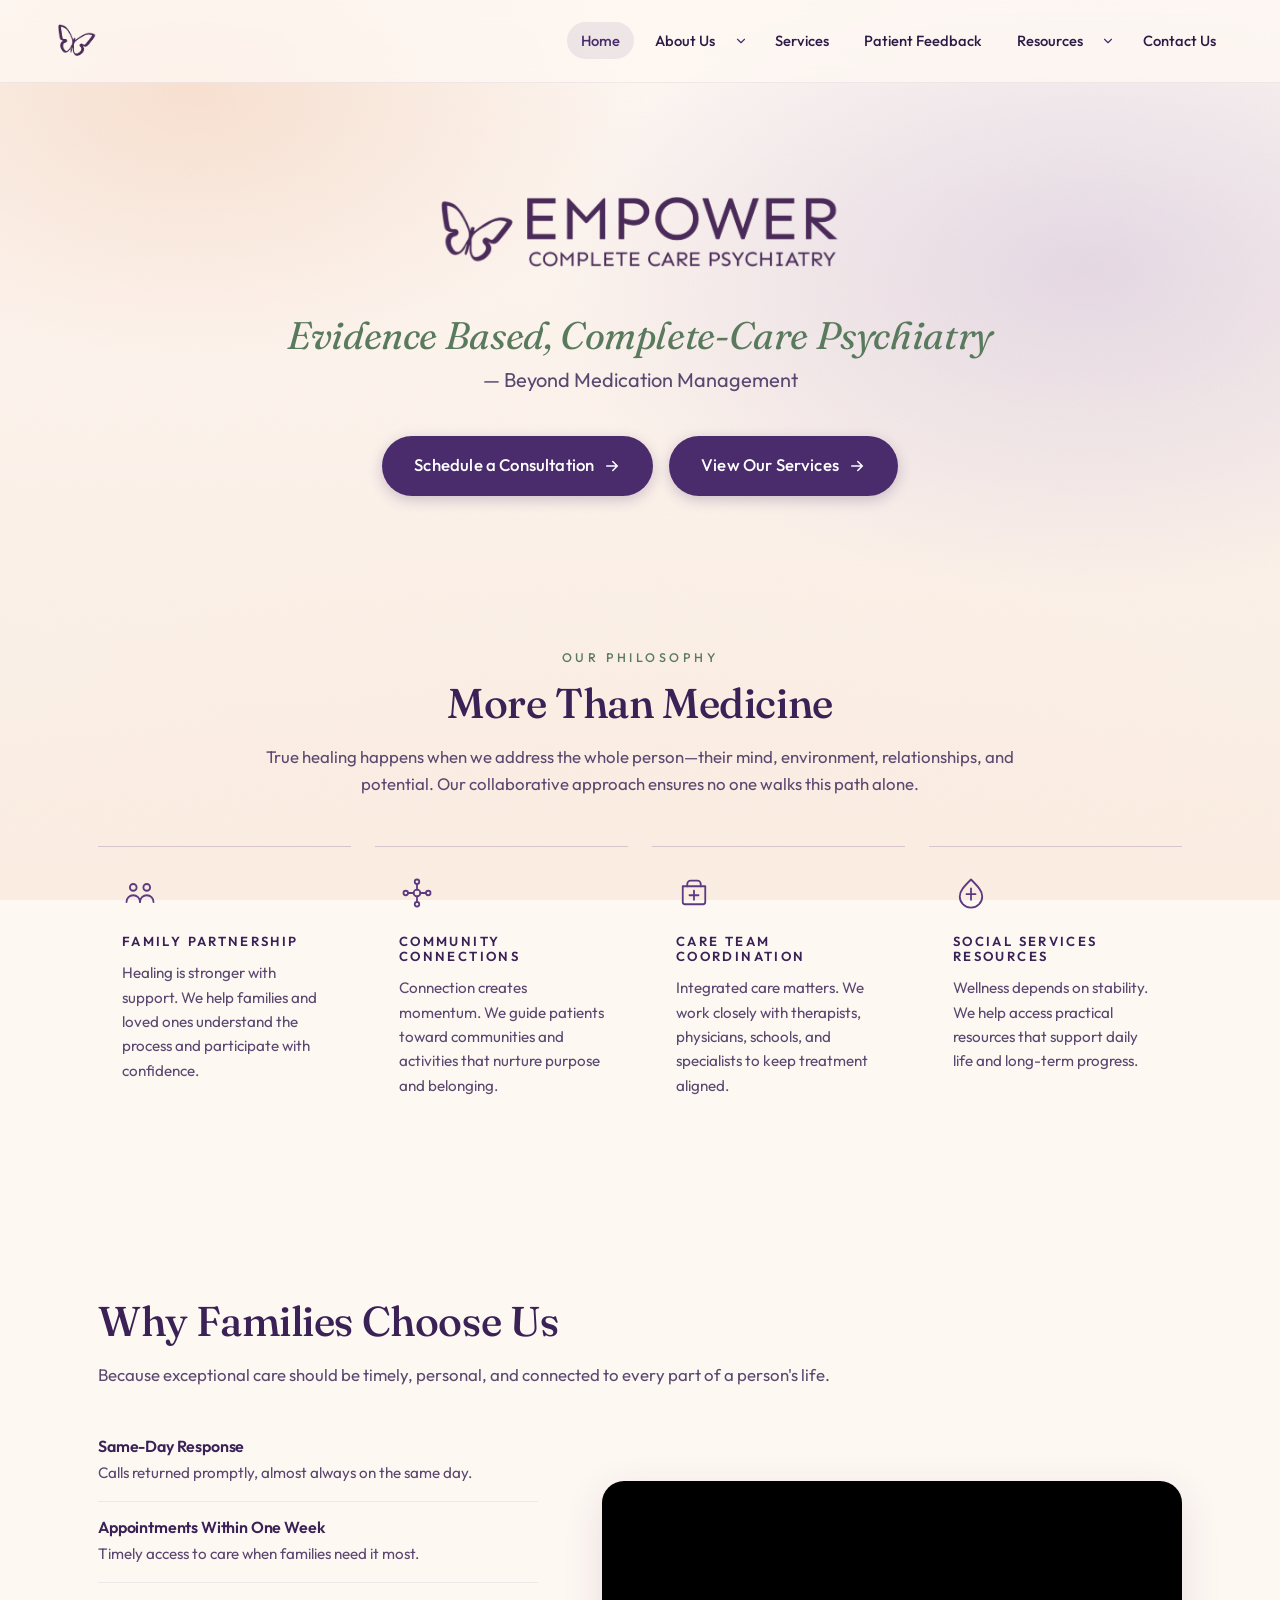
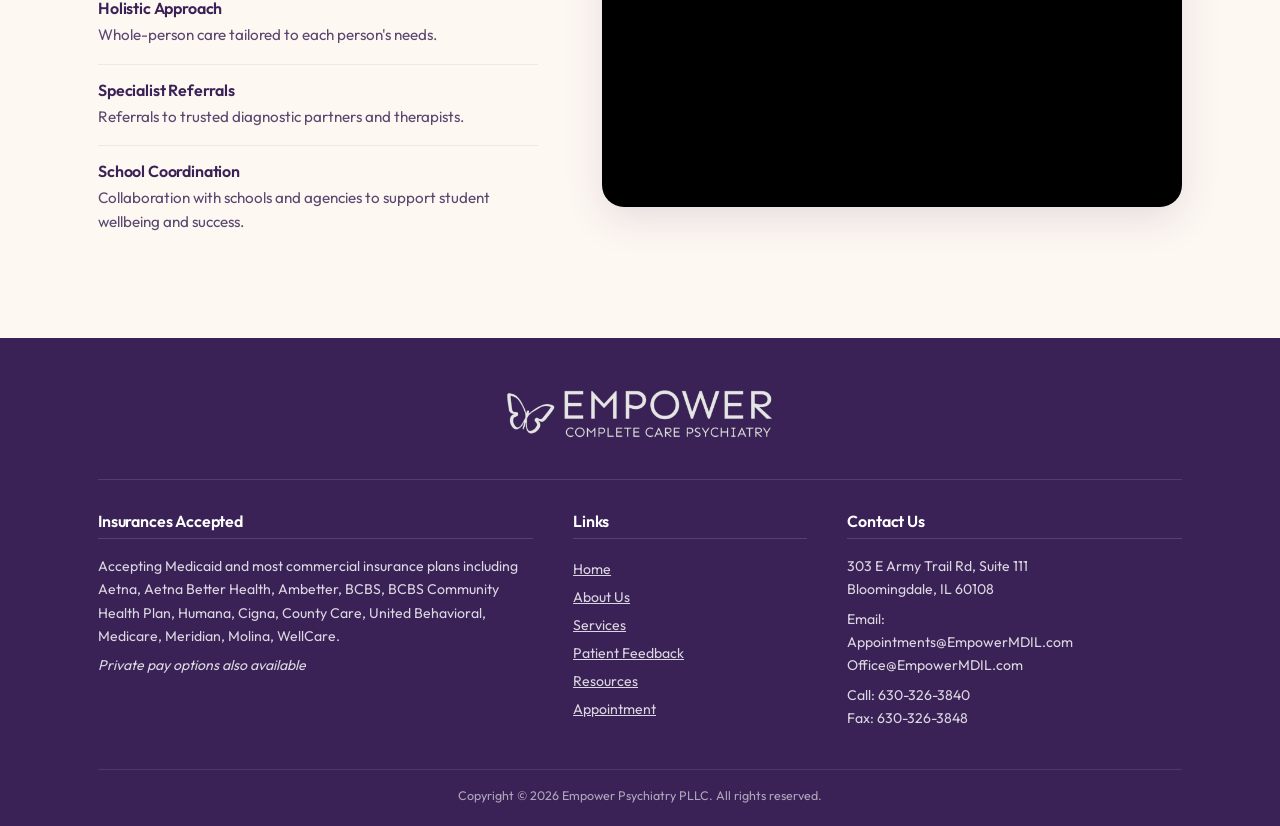
<file: index.html>
<!DOCTYPE html>
<html lang="en">
<head>
  <meta charset="UTF-8" />
  <meta name="viewport" content="width=device-width, initial-scale=1.0" />
  <title>Empower Complete Care Psychiatry — Bloomingdale, IL</title>
  <meta name="description" content="Evidence-based, complete-care psychiatry in Bloomingdale, IL. Beyond medication management. Same-day response, appointments within one week." />
  <link rel="icon" type="image/svg+xml" href="assets/images/favicon.svg" />
  <link rel="preconnect" href="https://fonts.googleapis.com" />
  <link rel="preconnect" href="https://fonts.gstatic.com" crossorigin />
  <link href="https://fonts.googleapis.com/css2?family=Fraunces:ital,wght@0,400;0,500;0,600;1,400&family=Outfit:wght@300;400;500;600&display=swap" rel="stylesheet" />
  <link rel="stylesheet" href="assets/css/styles.css" />

  <!-- GEO -->
  <script type="application/ld+json">
  {
    "@context": "https://schema.org",
    "@type": "MedicalBusiness",
    "@id": "https://empowerpsychiatryil.com/#practice",
    "name": "Empower Psychiatry",
    "legalName": "Empower Psychiatry PLLC",
    "alternateName": "Empower Psychiatry",
    "url": "https://empowerpsychiatryil.com",
    "logo": "https://empowerpsychiatryil.com/assets/images/full_logo.png",
    "image": "https://empowerpsychiatryil.com/assets/images/full_logo.png",
    "description": "Evidence-based, complete-care psychiatry practice in Bloomingdale, IL serving the Chicagoland area. Beyond medication management — comprehensive psychiatric evaluations, family guidance, and coordinated care for adults, adolescents, and children.",
    "medicalSpecialty": ["Psychiatric", "Psychiatry"],
    "telephone": "+1-630-326-3840",
    "faxNumber": "+1-630-326-3848",
    "email": "Appointments@EmpowerMDIL.com",
    "priceRange": "$$",
    "address": {
      "@type": "PostalAddress",
      "streetAddress": "303 E Army Trail Rd, Suite 111",
      "addressLocality": "Bloomingdale",
      "addressRegion": "IL",
      "postalCode": "60108",
      "addressCountry": "US"
    },
    "areaServed": [
      { "@type": "City", "name": "Bloomingdale" },
      { "@type": "City", "name": "Chicago" },
      { "@type": "AdministrativeArea", "name": "Chicagoland" },
      { "@type": "State", "name": "Illinois" }
    ],
    "openingHoursSpecification": [
      {
        "@type": "OpeningHoursSpecification",
        "dayOfWeek": "Tuesday",
        "opens": "15:00",
        "closes": "18:00",
        "description": "In-person appointments"
      },
      {
        "@type": "OpeningHoursSpecification",
        "dayOfWeek": "Friday",
        "opens": "13:00",
        "closes": "18:00",
        "description": "In-person appointments"
      },
      {
        "@type": "OpeningHoursSpecification",
        "dayOfWeek": "Saturday",
        "opens": "10:00",
        "closes": "18:00",
        "description": "In-person appointments"
      },
      {
        "@type": "OpeningHoursSpecification",
        "dayOfWeek": ["Monday", "Tuesday", "Wednesday", "Thursday", "Friday"],
        "opens": "15:30",
        "closes": "18:00",
        "description": "Telepsychiatry appointments"
      }
    ],
    "availableService": [
      {
        "@type": "MedicalProcedure",
        "name": "Comprehensive Psychiatric Evaluations",
        "procedureType": "https://schema.org/DiagnosticProcedure"
      },
      {
        "@type": "MedicalProcedure",
        "name": "Medication Management",
        "procedureType": "https://schema.org/TherapeuticProcedure"
      },
      {
        "@type": "MedicalProcedure",
        "name": "Family Guidance and Parent Coaching",
        "procedureType": "https://schema.org/TherapeuticProcedure"
      },
      {
        "@type": "MedicalProcedure",
        "name": "Care Coordination with Schools and Therapists",
        "procedureType": "https://schema.org/TherapeuticProcedure"
      },
      {
        "@type": "MedicalTherapy",
        "name": "Telepsychiatry"
      }
    ],
    "healthPlanNetworkTier": "in-network",
    "isAcceptingNewPatients": true,
    "paymentAccepted": ["Insurance", "Private Pay", "Medicaid", "Medicare"],
    "currenciesAccepted": "USD",
    "potentialAction": {
      "@type": "ReserveAction",
      "target": "https://empowerpsychiatryil.clientsecure.me",
      "name": "Book Appointment"
    },
    "sameAs": [
      "https://www.healthgrades.com/physician/dr-tanvir-mushtaq-xylmjdh"
    ]
  }
  </script>

  <script type="application/ld+json">
  {
    "@context": "https://schema.org",
    "@type": "WebSite",
    "@id": "https://empowerpsychiatryil.com/#website",
    "url": "https://empowerpsychiatryil.com",
    "name": "Empower Psychiatry",
    "publisher": { "@id": "https://empowerpsychiatryil.com/#practice" },
    "inLanguage": "en-US"
  }
  </script>

</head>
<body>
  <div class="page-bg" aria-hidden="true"></div>

  <!-- NAV -->
  <header class="site-nav">
    <div class="container nav-inner">

      <a href="index.html" class="nav-brand" aria-label="Empower Psychiatry Home">
        <img
          src="assets/images/logo.png"
          alt="Empower Psychiatry Logo"
          class="logo-mark"
        >
      </a>

      <button class="nav-toggle" aria-label="Toggle menu" aria-expanded="false">
        <svg viewBox="0 0 24 24" fill="none" stroke-width="2" stroke-linecap="round">
          <line x1="3" y1="7" x2="21" y2="7" />
          <line x1="3" y1="12" x2="21" y2="12" />
          <line x1="3" y1="17" x2="21" y2="17" />
        </svg>
      </button>

      <nav>
        <ul class="nav-links">
          <li><a href="index.html" class="active">Home</a></li>
          <li class = "nav-dropdown">
            <div class="nav-dropdown-trigger">

              <a href="about.html">
                About Us
              </a>

              <button
                class="dropdown-toggle"
                aria-expanded="false"
                aria-label="Expand About Us"
                type="button">

                <svg
                  viewBox="0 0 24 24"
                  fill="none"
                  stroke-width="2"
                  stroke-linecap="round"
                  stroke-linejoin="round">

                  <polyline points="6 9 12 15 18 9"></polyline>

                </svg>

              </button>

            </div>
            <ul class="dropdown-menu">

              <li>
                <a href="/blog.html">
                  Blog
                </a>
              </li>
            </ul>
          </li>
          <li><a href="services.html">Services</a></li>
          <li><a href="feedback.html">Patient Feedback</a></li>
          <li class="nav-dropdown">
            <div class="nav-dropdown-trigger">

              <a href="resources.html">
                Resources
              </a>

              <button
                class="dropdown-toggle"
                aria-expanded="false"
                aria-label="Expand Resources menu"
                type="button">

                <svg
                  viewBox="0 0 24 24"
                  fill="none"
                  stroke-width="2"
                  stroke-linecap="round"
                  stroke-linejoin="round">

                  <polyline points="6 9 12 15 18 9"></polyline>

                </svg>

              </button>

            </div>

            <ul class="dropdown-menu">

              <li>
                <a href="resources/anxiety-resources.html">
                  Anxiety Disorders
                </a>
              </li>

              <li>
                <a href="resources/depression-resources.html">
                  Depression & Bipolar
                </a>
              </li>

              <li>
                <a href="resources/adhd-resources.html">
                  ADHD
                </a>
              </li>

              <li>
                <a href="resources/ocd-ptsd-resources.html">
                  OCD & PTSD
                </a>
              </li>

              <li>
                <a href="resources/autism-resources.html">
                  Autism Spectrum
                </a>
              </li>

              <li>
                <a href="resources/child-family-resources.html">
                  Child & Family
                </a>
              </li>

              <li>
                <a href="resources/dementia-resources.html">
                  Dementia & Cognitive Health
                </a>
              </li>

            </ul>

          </li>
          <li><a href="contact.html">Contact Us</a></li>
        </ul>
      </nav>

    </div>
  </header>

  <main>
    <!-- ===== HERO ===== -->
    <section class="hero container">

      <div class="hero-logo">
        <img src="assets/images/full_logo.png"
            alt="Empower Complete Care Psychiatry Logo"
            class="hero-logo-image">
      </div>

      <h1 class="hero-headline">Evidence Based, Complete-Care Psychiatry</h1>
      <p class="hero-sub">— Beyond Medication Management</p>

      <div class="hero-cta">
        <a href="contact.html" class="btn btn-lg">
          Schedule a Consultation
          <svg class="arrow" viewBox="0 0 24 24" fill="none" stroke="currentColor" stroke-width="2" stroke-linecap="round"><path d="M5 12h14M13 6l6 6-6 6"/></svg>
        </a>
        <a href="services.html" class="btn btn-lg">
          View Our Services
          <svg class="arrow" viewBox="0 0 24 24" fill="none" stroke="currentColor" stroke-width="2" stroke-linecap="round"><path d="M5 12h14M13 6l6 6-6 6"/></svg>
        </a>
      </div>
    </section>

    <!-- ===== PHILOSOPHY / PILLARS ===== -->
    <section class="section">
      <div class="container">
        <div class="section-header reveal">
          <div class="section-eyebrow">Our Philosophy</div>
          <h2 class="section-title">More Than Medicine</h2>
          <p class="section-desc">True healing happens when we address the whole person—their mind, environment, relationships, and potential. Our collaborative approach ensures no one walks this path alone.</p>
        </div>

        <div class="pillars">
          <article class="pillar reveal">
            <svg class="pillar-icon" viewBox="0 0 32 32" fill="none" stroke="currentColor" stroke-width="1.6" stroke-linecap="round" stroke-linejoin="round" aria-hidden="true">
              <circle cx="10" cy="11" r="3"/><circle cx="22" cy="11" r="3"/>
              <path d="M4 24c0-3.3 2.7-6 6-6s6 2.7 6 6"/><path d="M16 24c0-3.3 2.7-6 6-6s6 2.7 6 6"/>
            </svg>
            <h3>Family Partnership</h3>
            <p>Healing is stronger with support. We help families and loved ones understand the process and participate with confidence.</p>
          </article>

          <article class="pillar reveal">
            <svg class="pillar-icon" viewBox="0 0 32 32" fill="none" stroke="currentColor" stroke-width="1.6" stroke-linecap="round" stroke-linejoin="round" aria-hidden="true">
              <circle cx="16" cy="16" r="3"/>
              <circle cx="16" cy="6" r="2"/><circle cx="16" cy="26" r="2"/>
              <circle cx="6" cy="16" r="2"/><circle cx="26" cy="16" r="2"/>
              <line x1="16" y1="8" x2="16" y2="13"/><line x1="16" y1="19" x2="16" y2="24"/>
              <line x1="8" y1="16" x2="13" y2="16"/><line x1="19" y1="16" x2="24" y2="16"/>
            </svg>
            <h3>Community Connections</h3>
            <p>Connection creates momentum. We guide patients toward communities and activities that nurture purpose and belonging.</p>
          </article>

          <article class="pillar reveal">
            <svg class="pillar-icon" viewBox="0 0 32 32" fill="none" stroke="currentColor" stroke-width="1.6" stroke-linecap="round" stroke-linejoin="round" aria-hidden="true">
              <path d="M6 10h20v14a2 2 0 0 1-2 2H8a2 2 0 0 1-2-2V10z"/>
              <path d="M10 10V8a3 3 0 0 1 3-3h6a3 3 0 0 1 3 3v2"/>
              <line x1="16" y1="14" x2="16" y2="22"/><line x1="12" y1="18" x2="20" y2="18"/>
            </svg>
            <h3>Care Team Coordination</h3>
            <p>Integrated care matters. We work closely with therapists, physicians, schools, and specialists to keep treatment aligned.</p>
          </article>

          <article class="pillar reveal">
            <svg class="pillar-icon" viewBox="0 0 32 32" fill="none" stroke="currentColor" stroke-width="1.6" stroke-linecap="round" stroke-linejoin="round" aria-hidden="true">
              <path d="M16 4 C 10 10, 6 14, 6 19 a 10 10 0 0 0 20 0 C 26 14, 22 10, 16 4z"/>
              <path d="M16 12v10"/><path d="M12 17h8"/>
            </svg>
            <h3>Social Services Resources</h3>
            <p>Wellness depends on stability. We help access practical resources that support daily life and long-term progress.</p>
          </article>
        </div>
      </div>
    </section>

    <!-- ===== WHY CHOOSE US ===== -->
    <section class="section">
    <div class="container">

        <div class="section-header reveal" style="text-align:left; max-width:none;">
        <h2 class="section-title" style="text-align:left;">
            Why Families Choose Us
        </h2>

        <p class="section-desc" style="text-align:left;">
            Because exceptional care should be timely, personal, and connected to every part of a person's life.
        </p>
        </div>

        <div class="why-layout">

        <!-- Left Content -->
        <div class="why-content reveal">

            <div class="why-simple-item">
            <h4>Same-Day Response</h4>
            <p>Calls returned promptly, almost always on the same day.</p>
            </div>

            <div class="why-simple-item">
            <h4>Appointments Within One Week</h4>
            <p>Timely access to care when families need it most.</p>
            </div>

            <div class="why-simple-item">
            <h4>Holistic Approach</h4>
            <p>Whole-person care tailored to each person's needs.</p>
            </div>

            <div class="why-simple-item">
            <h4>Specialist Referrals</h4>
            <p>Referrals to trusted diagnostic partners and therapists.</p>
            </div>

            <div class="why-simple-item">
            <h4>School Coordination</h4>
            <p>Collaboration with schools and agencies to support student wellbeing and success.</p>
            </div>

        </div>

        <!-- Right Video -->
        <div class="why-video reveal">
            <iframe
                src="https://www.youtube.com/embed/trVto0Mnadc?rel=0"
                title="Empower Psychiatry Introduction Video"
                loading="lazy"
                referrerpolicy="strict-origin-when-cross-origin"
                allow="accelerometer; autoplay; clipboard-write; encrypted-media; gyroscope; picture-in-picture; web-share"
                allowfullscreen>
            </iframe>
        </div>

        </div>
    </div>
    </section>

  </main>

  <!-- ===== FOOTER ===== -->
  <footer class="site-footer">
    <div class="container">
      <div class="footer-brand">
        <img src="assets/images/full_logo_white.png" alt="Empower Care Psychiatry Logo" class="mark">
      </div>

      <div class="footer-cols">
        <div class="footer-col">
          <h4>Insurances Accepted</h4>
          <p>Accepting Medicaid and most commercial insurance plans including Aetna, Aetna Better Health, Ambetter, BCBS, BCBS Community Health Plan, Humana, Cigna, County Care, United Behavioral, Medicare, Meridian, Molina, WellCare.</p>
          <p><em>Private pay options also available</em></p>
        </div>
        <div class="footer-col">
          <h4>Links</h4>
          <ul style="text-decoration: underline;">
            <li><a href="index.html">Home</a></li>
            <li><a href="about.html">About Us</a></li>
            <li><a href="services.html">Services</a></li>
            <li><a href="feedback.html">Patient Feedback</a></li>
            <li><a href="resources.html">Resources</a></li>
            <li><a href="contact.html">Appointment</a></li>
          </ul>
        </div>
        <div class="footer-col">
          <h4>Contact Us</h4>
          <p>303 E Army Trail Rd, Suite 111<br>Bloomingdale, IL 60108</p>
          <p>
            Email:<br>
            <a href="mailto:Appointments@EmpowerMDIL.com">Appointments@EmpowerMDIL.com</a><br>
            <a href="mailto:Office@EmpowerMDIL.com">Office@EmpowerMDIL.com</a>
          </p>
          <p>
            Call: <a href="tel:6303263840">630-326-3840</a><br>
            Fax: <a href="tel:6303263848">630-326-3848</a><br>
          </p>
        </div>
      </div>

      <div class="footer-bottom">
        Copyright © <span data-year>2026</span> Empower Psychiatry PLLC. All rights reserved.
      </div>
    </div>
  </footer>

  <script src="assets/js/main.js"></script>
</body>
</html>
</file>
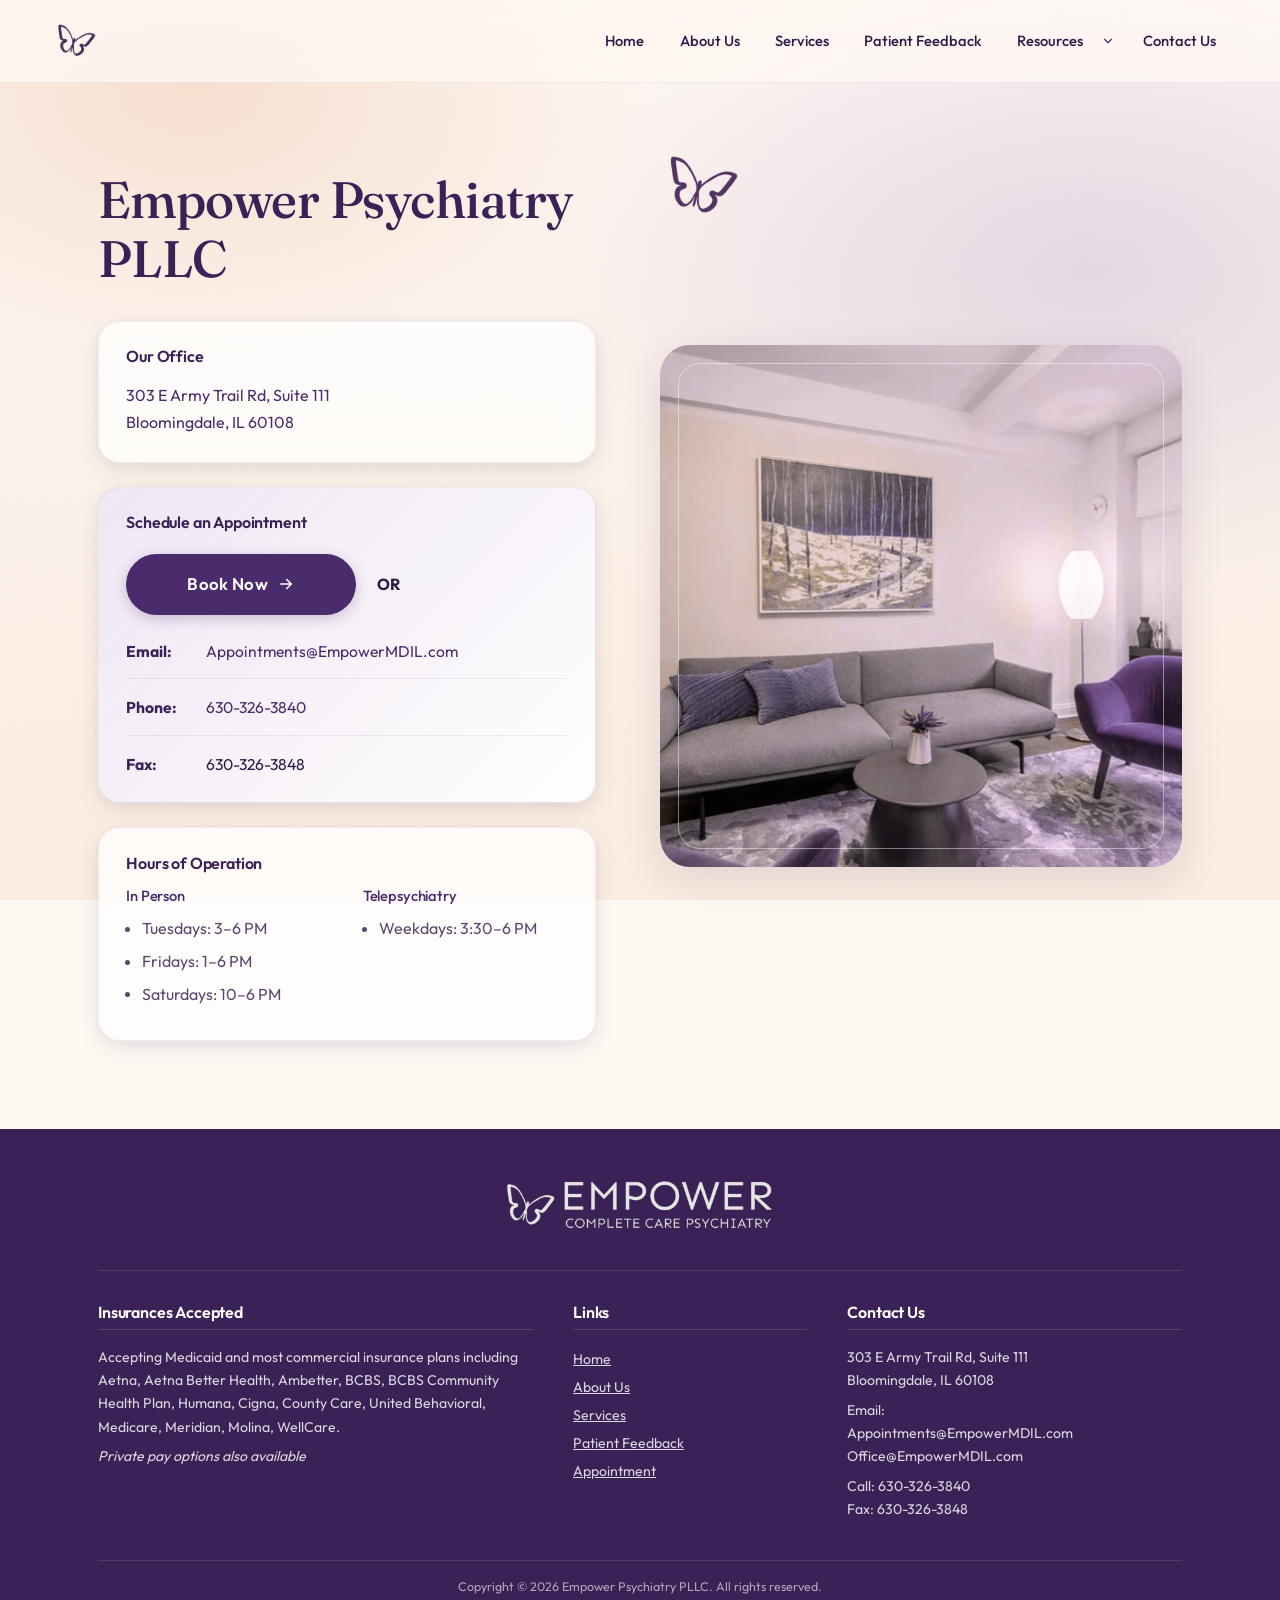
<file: contact.html>
<!DOCTYPE html>
<html lang="en">
<head>
  <meta charset="UTF-8" />
  <meta name="viewport" content="width=device-width, initial-scale=1.0" />
  <title>Contact Us — Empower Complete Care Psychiatry</title>
  <meta name="description" content="Schedule an appointment with Empower Complete Care Psychiatry in Bloomingdale, IL. In-person and telepsychiatry available." />
  <link rel="icon" type="image/svg+xml" href="assets/images/favicon.svg" />
  <link rel="preconnect" href="https://fonts.googleapis.com" />
  <link rel="preconnect" href="https://fonts.gstatic.com" crossorigin />
  <link href="https://fonts.googleapis.com/css2?family=Fraunces:ital,wght@0,400;0,500;0,600;1,400&family=Outfit:wght@300;400;500;600&display=swap" rel="stylesheet" />
  <link rel="stylesheet" href="assets/css/styles.css" />

  <!-- GEO -->
  <script type="application/ld+json">
  {
    "@context": "https://schema.org",
    "@type": "ContactPage",
    "url": "https://empowerpsychiatryil.com/contact.html",
    "name": "Contact — Empower Psychiatry",
    "mainEntity": { "@id": "https://empowerpsychiatryil.com/#practice" },
    "isPartOf": { "@id": "https://empowerpsychiatryil.com/#website" }
  }
  </script>
</head>
<body>
  <div class="page-bg" aria-hidden="true"></div>

  <!-- NAV -->
  <header class="site-nav">
    <div class="container nav-inner">

      <a href="index.html" class="nav-brand" aria-label="Empower Psychiatry Home">
        <img
          src="assets/images/logo.png"
          alt="Empower Psychiatry Logo"
          class="logo-mark"
        >
      </a>

      <button class="nav-toggle" aria-label="Toggle menu" aria-expanded="false">
        <svg viewBox="0 0 24 24" fill="none" stroke-width="2" stroke-linecap="round">
          <line x1="3" y1="7" x2="21" y2="7" />
          <line x1="3" y1="12" x2="21" y2="12" />
          <line x1="3" y1="17" x2="21" y2="17" />
        </svg>
      </button>

      <nav>
        <ul class="nav-links">
          <li><a href="index.html">Home</a></li>
          <li><a href="about.html">About Us</a></li>
          <li><a href="services.html">Services</a></li>
          <li><a href="feedback.html">Patient Feedback</a></li>
          <li class="nav-dropdown">
            <div class="nav-dropdown-trigger">

              <a href="resources.html">
                Resources
              </a>

              <button
                class="dropdown-toggle"
                aria-expanded="false"
                aria-label="Expand Resources menu"
                type="button">

                <svg
                  viewBox="0 0 24 24"
                  fill="none"
                  stroke-width="2"
                  stroke-linecap="round"
                  stroke-linejoin="round">

                  <polyline points="6 9 12 15 18 9"></polyline>

                </svg>

              </button>

            </div>

            <ul class="dropdown-menu">

              <li>
                <a href="resources/anxiety-resources.html">
                  Anxiety Disorders
                </a>
              </li>

              <li>
                <a href="resources/depression-resources.html">
                  Depression & Bipolar
                </a>
              </li>

              <li>
                <a href="resources/adhd-resources.html">
                  ADHD
                </a>
              </li>

              <li>
                <a href="resources/ocd-ptsd-resources.html">
                  OCD & PTSD
                </a>
              </li>

              <li>
                <a href="resources/autism-resources.html">
                  Autism Spectrum
                </a>
              </li>

              <li>
                <a href="resources/child-family-resources.html">
                  Child & Family
                </a>
              </li>

              <li>
                <a href="resources/dementia-resources.html">
                  Dementia & Cognitive Health
                </a>
              </li>

            </ul>

          </li>
          <li><a href="contact.html" status="active">Contact Us</a></li>
        </ul>
      </nav>

    </div>
  </header>


  <main>
    <section class="section">
      <div class="container">
       <div class="contact-grid">
          <div class="contact-info reveal">

            <div class="contact-heading">
              <img src="assets/images/logo.png" alt="Empower Complete Care Psychiatry Logo" class="about-logo">
              <div>
                <h1>Empower Psychiatry PLLC</h1>
              </div>
            </div>

            <div class="contact-card">
              <h3>Our Office</h3>

              <p>
                <a
                  href="https://maps.google.com/?q=303+E+Army+Trail+Rd,+Suite+111,+Bloomingdale,+IL+60108"
                  target="_blank"
                  rel="noopener"
                >
                  303 E Army Trail Rd, Suite 111<br>
                  Bloomingdale, IL 60108
                </a>
              </p>
            </div>

            <div class="contact-card appointment-card">
              <h3>Schedule an Appointment</h3>

              <a
                href="https://empowerpsychiatryil.clientsecure.me"
                class="btn btn-lg book-now-btn"
                target="_blank"
                rel="noopener"
              >
                Book Now

                <svg class="arrow" viewBox="0 0 24 24" fill="none"
                  stroke="currentColor" stroke-width="2"
                  stroke-linecap="round">
                  <path d="M5 12h14M13 6l6 6-6 6"/>
                </svg>
              </a>
              &nbsp; &nbsp; &nbsp; <b> OR </b>

              <div class="contact-methods">

                <div class="contact-method">
                  <strong>Email:</strong>
                  <a href="mailto:Appointments@EmpowerMDIL.com">
                    Appointments@EmpowerMDIL.com
                  </a>
                </div>

                <div class="contact-method">
                  <strong>Phone:</strong>
                  <a href="tel:6303263840">630-326-3840</a>
                </div>

                <div class="contact-method">
                  <strong>Fax:</strong>
                  <span>630-326-3848</span>
                </div>

              </div>
            </div>

            <div class="contact-card">
              <h3>Hours of Operation</h3>

              <div class="hours-grid">

                <div>
                  <h4>In Person</h4>
                  <ul>
                    <li>Tuesdays: 3–6 PM</li>
                    <li>Fridays: 1–6 PM</li>
                    <li>Saturdays: 10–6 PM</li>
                  </ul>
                </div>

                <div>
                  <h4>Telepsychiatry</h4>
                  <ul>
                    <li>Weekdays: 3:30–6 PM</li>
                  </ul>
                </div>

              </div>
            </div>

          </div>

          <div class="contact-visual reveal">
            <img
              src="assets/images/couch.png"
              alt="Empower Psychiatry office waiting room"
              class="contact-image"
            >
          </div>

        </div>
      </div>
    </section>
  </main>

  <footer class="site-footer">
    <div class="container">
      <div class="footer-brand">
        <img src="assets/images/full_logo_white.png" alt="Empower Care Psychiatry Logo" class="mark">
      </div>
      <div class="footer-cols">
        <div class="footer-col">
          <h4>Insurances Accepted</h4>
          <p>Accepting Medicaid and most commercial insurance plans including Aetna, Aetna Better Health, Ambetter, BCBS, BCBS Community Health Plan, Humana, Cigna, County Care, United Behavioral, Medicare, Meridian, Molina, WellCare.</p>
          <p><em>Private pay options also available</em></p>
        </div>
        <div class="footer-col">
          <h4>Links</h4>
          <ul style="text-decoration: underline;">
            <li><a href="index.html">Home</a></li>
            <li><a href="about.html">About Us</a></li>
            <li><a href="services.html">Services</a></li>
            <li><a href="feedback.html">Patient Feedback</a></li>
            <li><a href="contact.html" class="active">Appointment</a></li>
          </ul>
        </div>
        <div class="footer-col">
          <h4>Contact Us</h4>
          <p>303 E Army Trail Rd, Suite 111<br>Bloomingdale, IL 60108</p>
          <p>
            Email:<br>
            <a href="mailto:Appointments@EmpowerMDIL.com">Appointments@EmpowerMDIL.com</a><br>
            <a href="mailto:Office@EmpowerMDIL.com">Office@EmpowerMDIL.com</a>
          </p>
          <p>
            Call: <a href="tel:6303263840">630-326-3840</a><br>
            Fax: <a href="tel:6303263848">630-326-3848</a><br>
          </p>
        </div>
      </div>

      <div class="footer-bottom">
        Copyright © <span data-year>2026</span> Empower Psychiatry PLLC. All rights reserved.
      </div>
    </div>
  </footer>

  <script src="assets/js/main.js"></script>
</body>
</html>
</file>
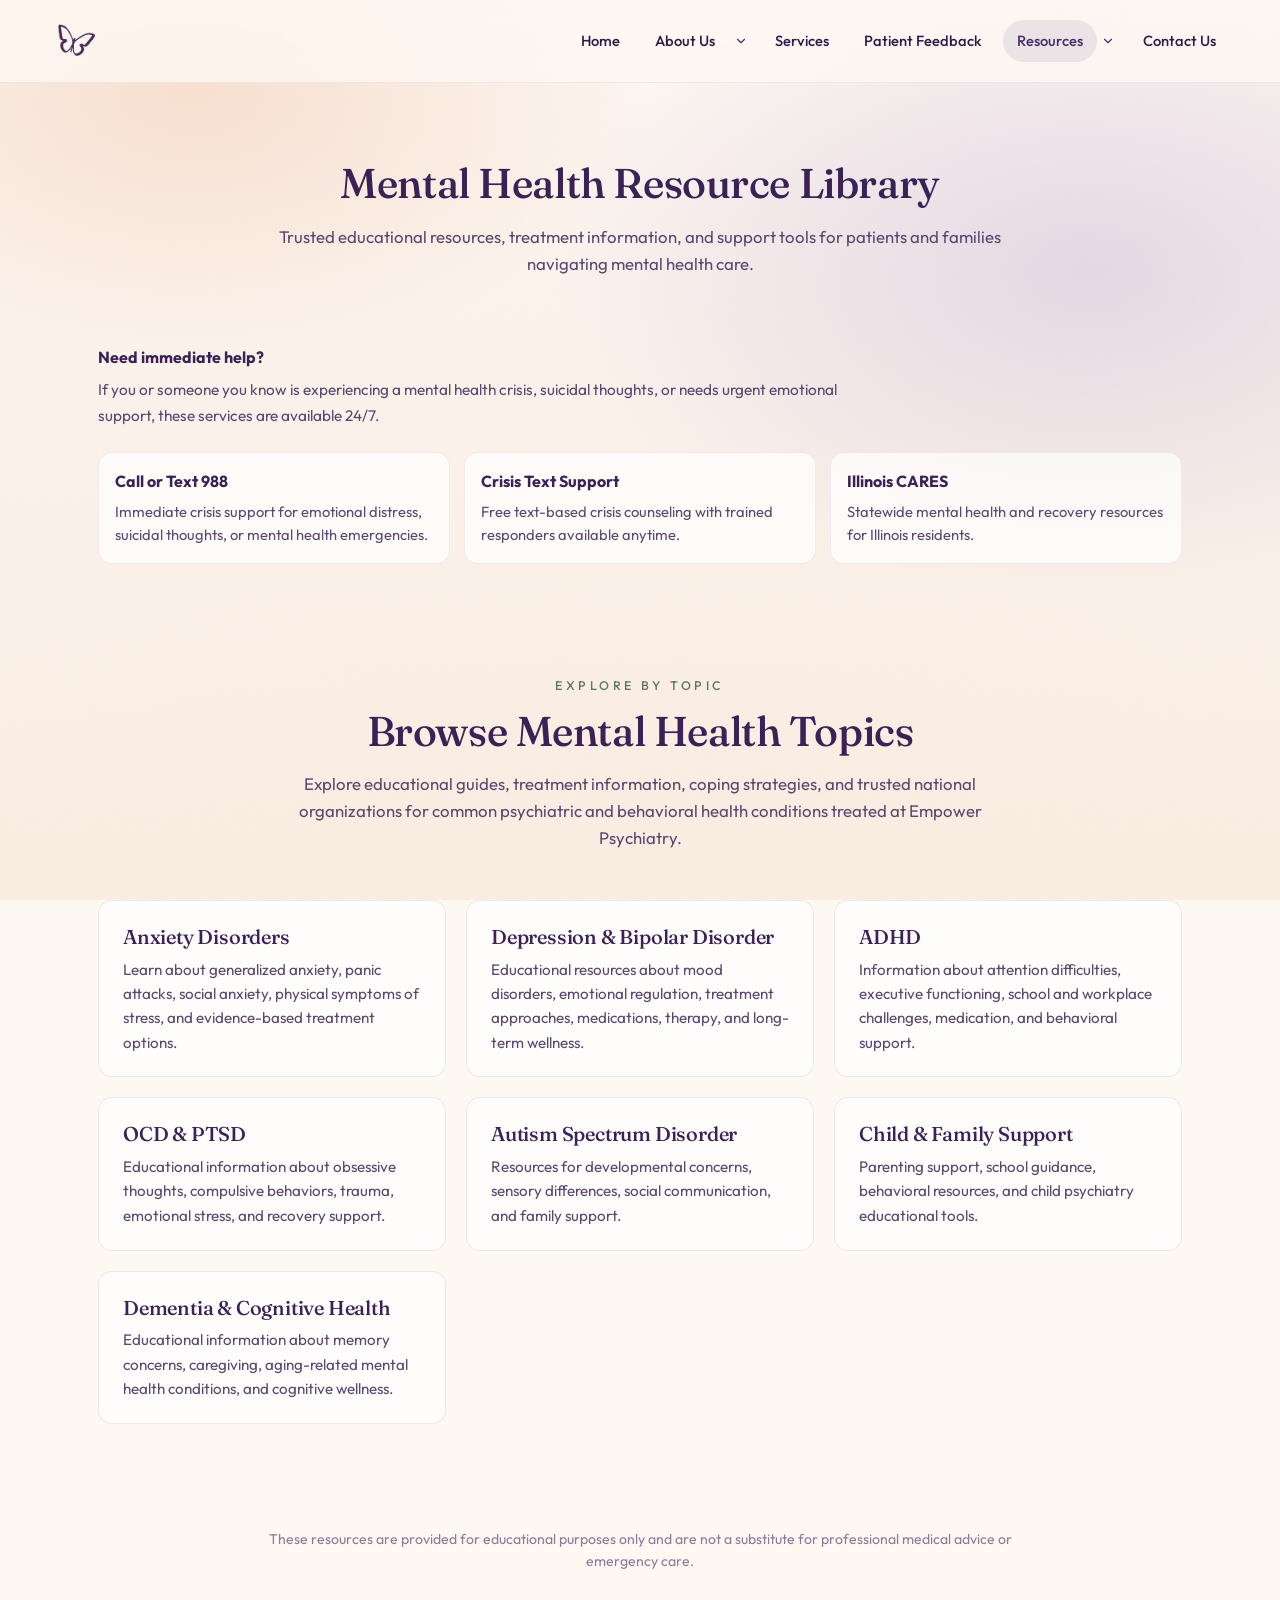
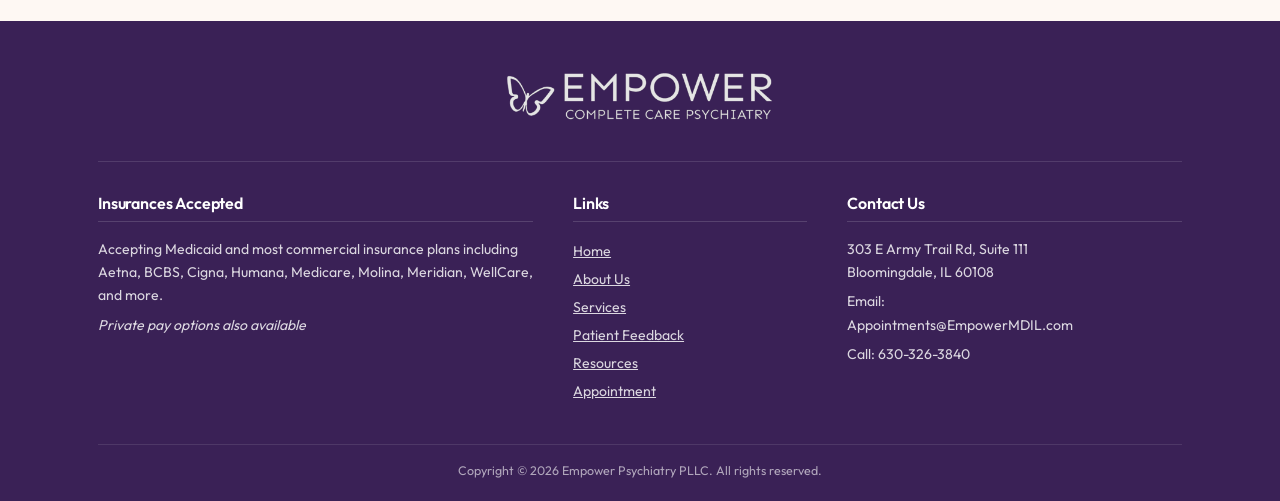
<file: resources.html>
<!DOCTYPE html>
<html lang="en">
<head>
  <meta charset="UTF-8" />
  <meta name="viewport" content="width=device-width, initial-scale=1.0" />

  <title>Mental Health Resources | Empower Psychiatry — Bloomingdale, IL</title>

  <meta
    name="description"
    content="Trusted mental health resources for patients and families across Illinois. Educational tools, crisis support, and evidence-based psychiatric information from Empower Psychiatry."
  />

  <link rel="icon" type="image/svg+xml" href="assets/images/favicon.svg" />

  <link rel="preconnect" href="https://fonts.googleapis.com" />
  <link rel="preconnect" href="https://fonts.gstatic.com" crossorigin />

  <link href="https://fonts.googleapis.com/css2?family=Fraunces:ital,wght@0,400;0,500;0,600;1,400&family=Outfit:wght@300;400;500;600&display=swap" rel="stylesheet" />

  <link rel="stylesheet" href="assets/css/styles.css" />

  <!-- GEO / SEO -->
  <script type="application/ld+json">
  {
    "@context": "https://schema.org",
    "@type": "MedicalBusiness",
    "@id": "https://empowerpsychiatryil.com/#practice",
    "name": "Empower Psychiatry",
    "legalName": "Empower Psychiatry PLLC",
    "url": "https://empowerpsychiatryil.com",
    "telephone": "+1-630-326-3840",
    "address": {
      "@type": "PostalAddress",
      "streetAddress": "303 E Army Trail Rd, Suite 111",
      "addressLocality": "Bloomingdale",
      "addressRegion": "IL",
      "postalCode": "60108",
      "addressCountry": "US"
    },
    "medicalSpecialty": ["Psychiatry", "Mental Health"],
    "areaServed": [
      {
        "@type": "State",
        "name": "Illinois"
      }
    ]
  }
  </script>

  <script type="application/ld+json">
  {
    "@context": "https://schema.org",
    "@type": "WebPage",
    "name": "Mental Health Resources",
    "url": "https://empowerpsychiatryil.com/resources.html",
    "description": "Mental health education, crisis support, and trusted psychiatric resources for patients and families."
  }
  </script>

</head>

<body>

<div class="page-bg" aria-hidden="true"></div>

<!-- NAV -->
<header class="site-nav">
  <div class="container nav-inner">

    <a href="index.html" class="nav-brand" aria-label="Empower Psychiatry Home">
      <img
        src="assets/images/logo.png"
        alt="Empower Psychiatry Logo"
        class="logo-mark"
      >
    </a>

    <button class="nav-toggle" aria-label="Toggle menu" aria-expanded="false">
      <svg viewBox="0 0 24 24" fill="none" stroke-width="2" stroke-linecap="round">
        <line x1="3" y1="7" x2="21" y2="7" />
        <line x1="3" y1="12" x2="21" y2="12" />
        <line x1="3" y1="17" x2="21" y2="17" />
      </svg>
    </button>

    <nav>
      <ul class="nav-links">
        <li><a href="index.html">Home</a></li>
        <li class = "nav-dropdown">
            <div class="nav-dropdown-trigger">

              <a href="about.html">
                About Us
              </a>

              <button
                class="dropdown-toggle"
                aria-expanded="false"
                aria-label="Expand About Us"
                type="button">

                <svg
                  viewBox="0 0 24 24"
                  fill="none"
                  stroke-width="2"
                  stroke-linecap="round"
                  stroke-linejoin="round">

                  <polyline points="6 9 12 15 18 9"></polyline>

                </svg>

              </button>

            </div>
            <ul class="dropdown-menu">

              <li>
                <a href="/blog.html">
                  Blog
                </a>
              </li>
            </ul>
        </li>
        <li><a href="services.html">Services</a></li>
        <li><a href="feedback.html">Patient Feedback</a></li>
        <li class="nav-dropdown">
          <div class="nav-dropdown-trigger">

            <a href="resources.html" class="active">
              Resources
            </a>

            <button
              class="dropdown-toggle"
              aria-expanded="false"
              aria-label="Expand Resources menu"
              type="button">

              <svg
                viewBox="0 0 24 24"
                fill="none"
                stroke-width="2"
                stroke-linecap="round"
                stroke-linejoin="round">

                <polyline points="6 9 12 15 18 9"></polyline>

              </svg>

            </button>

          </div>

          <ul class="dropdown-menu">

            <li>
              <a href="resources/anxiety-resources.html">
                Anxiety Disorders
              </a>
            </li>

            <li>
              <a href="resources/depression-resources.html">
                Depression & Bipolar
              </a>
            </li>

            <li>
              <a href="resources/adhd-resources.html">
                ADHD
              </a>
            </li>

            <li>
              <a href="resources/ocd-ptsd-resources.html">
                OCD & PTSD
              </a>
            </li>

            <li>
              <a href="resources/autism-resources.html">
                Autism Spectrum
              </a>
            </li>

            <li>
              <a href="resources/child-family-resources.html">
                Child & Family
              </a>
            </li>

            <li>
              <a href="resources/dementia-resources.html">
                Dementia & Cognitive Health
              </a>
            </li>

          </ul>

        </li>
        <li><a href="contact.html">Contact Us</a></li>
      </ul>
    </nav>

  </div>
</header>

<main>

  <!-- HERO -->
  <section class="section resources-hero">
    <div class="container">

      <div class="section-header reveal">

        <h1 class="section-title">
          Mental Health Resource Library
        </h1>

        <p class="section-desc resources-intro">
          Trusted educational resources, treatment information, and support tools
          for patients and families navigating mental health care.
        </p>

      </div>

    </div>
  </section>

  <!-- QUICK SUPPORT -->
  <section class="resources-support-strip">
    <div class="container">

      <div class="support-strip-inner reveal">

        <div class="support-emergency-copy">

          <strong>Need immediate help?</strong>

          <p>
            If you or someone you know is experiencing a mental health crisis,
            suicidal thoughts, or needs urgent emotional support, these services
            are available 24/7.
          </p>

        </div>

        <div class="support-links">

          <a href="https://988lifeline.org/" target="_blank" rel="noopener noreferrer">

            <strong>Call or Text 988</strong>

            <span>
              Immediate crisis support for emotional distress, suicidal thoughts,
              or mental health emergencies.
            </span>

          </a>

          <a href="https://www.crisistextline.org/" target="_blank" rel="noopener noreferrer">

            <strong>Crisis Text Support</strong>

            <span>
              Free text-based crisis counseling with trained responders available anytime.
            </span>

          </a>

          <a href="https://www.dhs.state.il.us/page.aspx?item=123539" target="_blank" rel="noopener noreferrer">

            <strong>Illinois CARES</strong>

            <span>
              Statewide mental health and recovery resources for Illinois residents.
            </span>

          </a>

        </div>

      </div>

    </div>
  </section>

  <!-- RESOURCE GRID -->
  <section class="section resources-overview-section">

    <div class="container">

      <div class="section-header reveal">

        <div class="section-eyebrow">
          Explore By Topic
        </div>

        <h2 class="section-title">
          Browse Mental Health Topics
        </h2>

        <p class="section-desc">
          Explore educational guides, treatment information, coping strategies,
          and trusted national organizations for common psychiatric and behavioral
          health conditions treated at Empower Psychiatry.
        </p>

      </div>

      <div class="resource-topic-grid">

        <a href="resources/anxiety-resources.html" class="resource-topic-card reveal">

          <h3>Anxiety Disorders</h3>

          <p>
            Learn about generalized anxiety, panic attacks, social anxiety,
            physical symptoms of stress, and evidence-based treatment options.
          </p>

        </a>

        <a href="resources/depression-resources.html" class="resource-topic-card reveal">

          <h3>Depression & Bipolar Disorder</h3>

          <p>
            Educational resources about mood disorders, emotional regulation,
            treatment approaches, medications, therapy, and long-term wellness.
          </p>

        </a>

        <a href="resources/adhd-resources.html" class="resource-topic-card reveal">

          <h3>ADHD</h3>

          <p>
            Information about attention difficulties, executive functioning,
            school and workplace challenges, medication, and behavioral support.
          </p>

        </a>

        <a href="resources/ocd-ptsd-resources.html" class="resource-topic-card reveal">

          <h3>OCD & PTSD</h3>

          <p>
            Educational information about obsessive thoughts, compulsive
            behaviors, trauma, emotional stress, and recovery support.
          </p>

        </a>

        <a href="resources/autism-resources.html" class="resource-topic-card reveal">

          <h3>Autism Spectrum Disorder</h3>

          <p>
            Resources for developmental concerns, sensory differences,
            social communication, and family support.
          </p>

        </a>

        <a href="resources/child-family-resources.html" class="resource-topic-card reveal">

          <h3>Child & Family Support</h3>

          <p>
            Parenting support, school guidance, behavioral resources,
            and child psychiatry educational tools.
          </p>

        </a>

        <a href="resources/dementia-resources.html" class="resource-topic-card reveal">

          <h3>Dementia & Cognitive Health</h3>

          <p>
            Educational information about memory concerns, caregiving,
            aging-related mental health conditions, and cognitive wellness.
          </p>

        </a>

      </div>

    </div>

  </section>

  <!-- DISCLAIMER -->
  <section class="resources-disclaimer">
    <div class="container">

      <p class="reveal">
        These resources are provided for educational purposes only and are not a substitute for professional medical advice or emergency care.
      </p>

    </div>
  </section>

</main>

<!-- FOOTER -->
<footer class="site-footer">
  <div class="container">

    <div class="footer-brand">
      <img
        src="assets/images/full_logo_white.png"
        alt="Empower Psychiatry Logo"
        class="mark"
      >
    </div>

    <div class="footer-cols">

      <div class="footer-col">
        <h4>Insurances Accepted</h4>

        <p>
          Accepting Medicaid and most commercial insurance plans including Aetna, BCBS, Cigna, Humana, Medicare, Molina, Meridian, WellCare, and more.
        </p>

        <p><em>Private pay options also available</em></p>
      </div>

      <div class="footer-col">
        <h4>Links</h4>

        <ul style="text-decoration: underline;">
          <li><a href="index.html">Home</a></li>
          <li><a href="about.html">About Us</a></li>
          <li><a href="services.html">Services</a></li>
          <li><a href="feedback.html">Patient Feedback</a></li>
          <li><a href="resources.html">Resources</a></li>
          <li><a href="contact.html">Appointment</a></li>
        </ul>
      </div>

      <div class="footer-col">

        <h4>Contact Us</h4>

        <p>
          303 E Army Trail Rd, Suite 111<br>
          Bloomingdale, IL 60108
        </p>

        <p>
          Email:<br>
          <a href="mailto:Appointments@EmpowerMDIL.com">
            Appointments@EmpowerMDIL.com
          </a>
        </p>

        <p>
          Call:
          <a href="tel:6303263840">
            630-326-3840
          </a>
        </p>

      </div>

    </div>

    <div class="footer-bottom">
      Copyright © <span data-year>2026</span> Empower Psychiatry PLLC.
      All rights reserved.
    </div>

  </div>
</footer>

<script src="assets/js/main.js"></script>

</body>
</html>
</file>
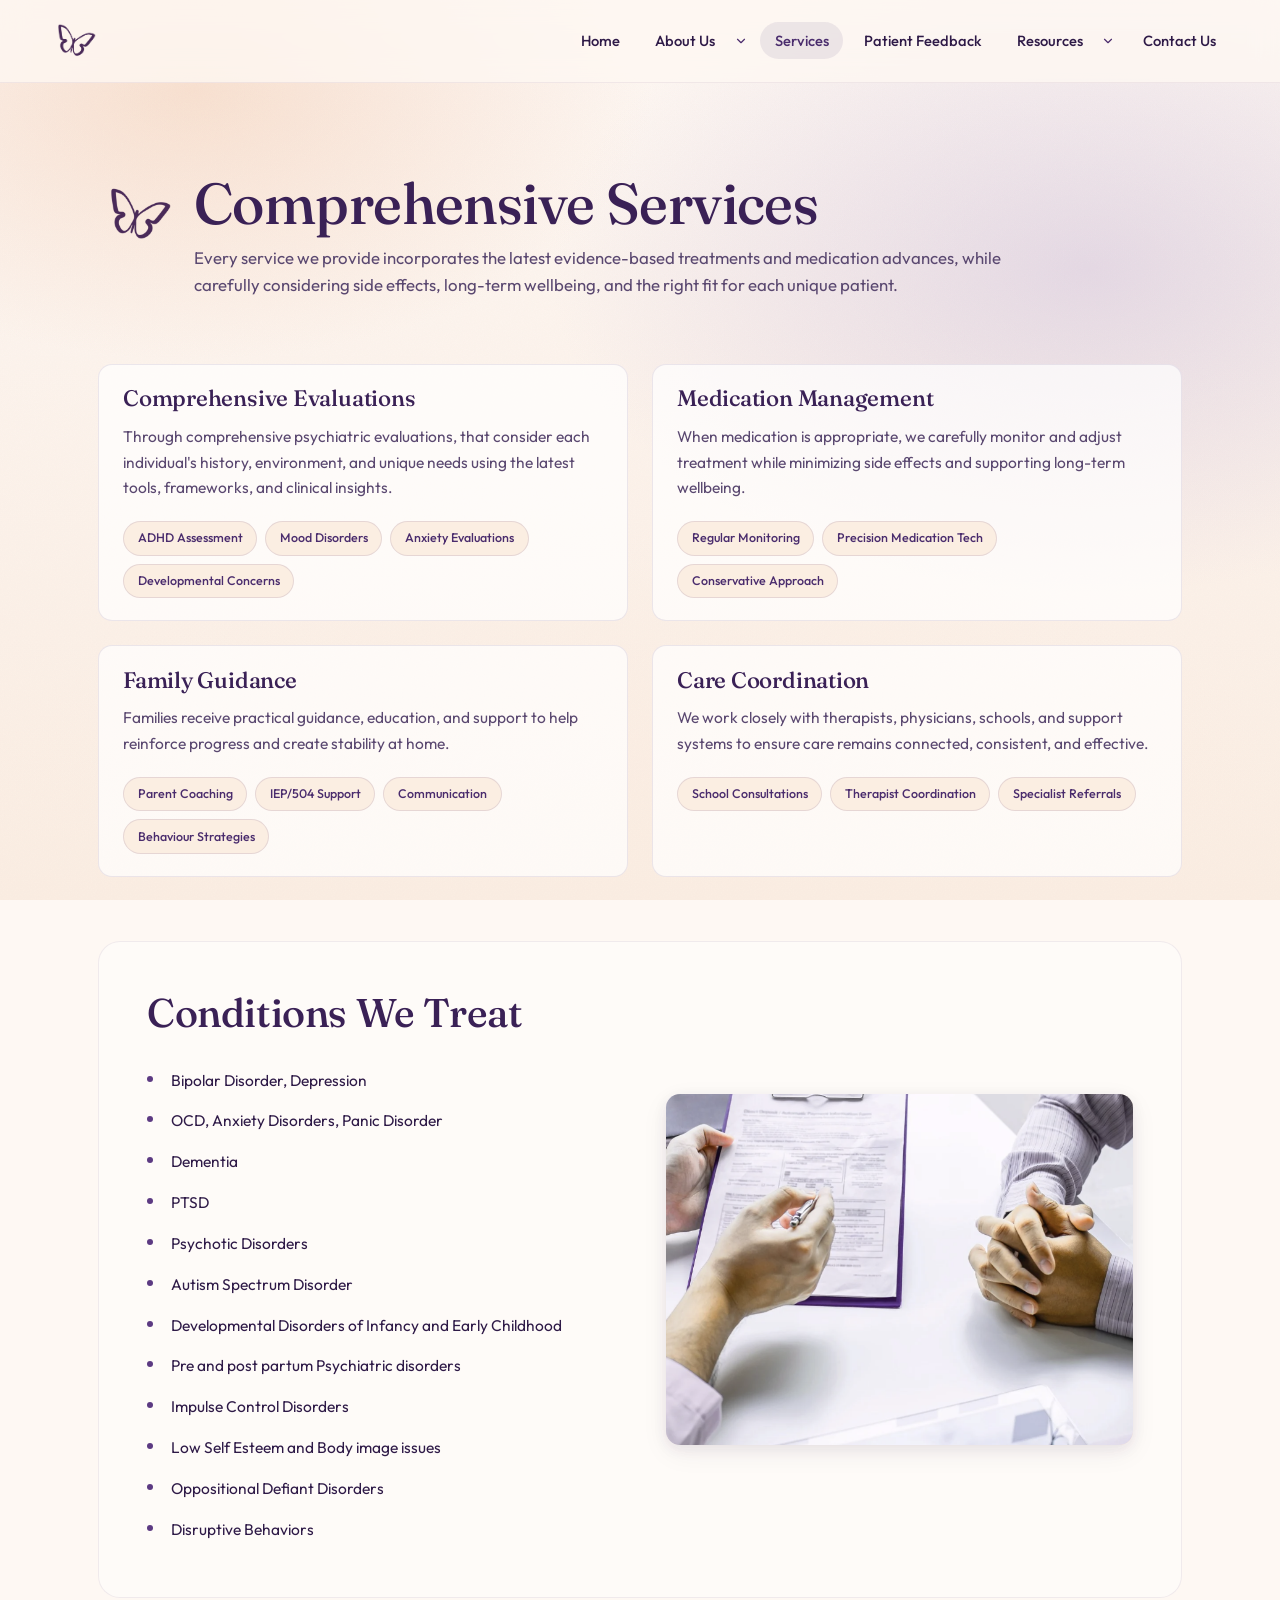
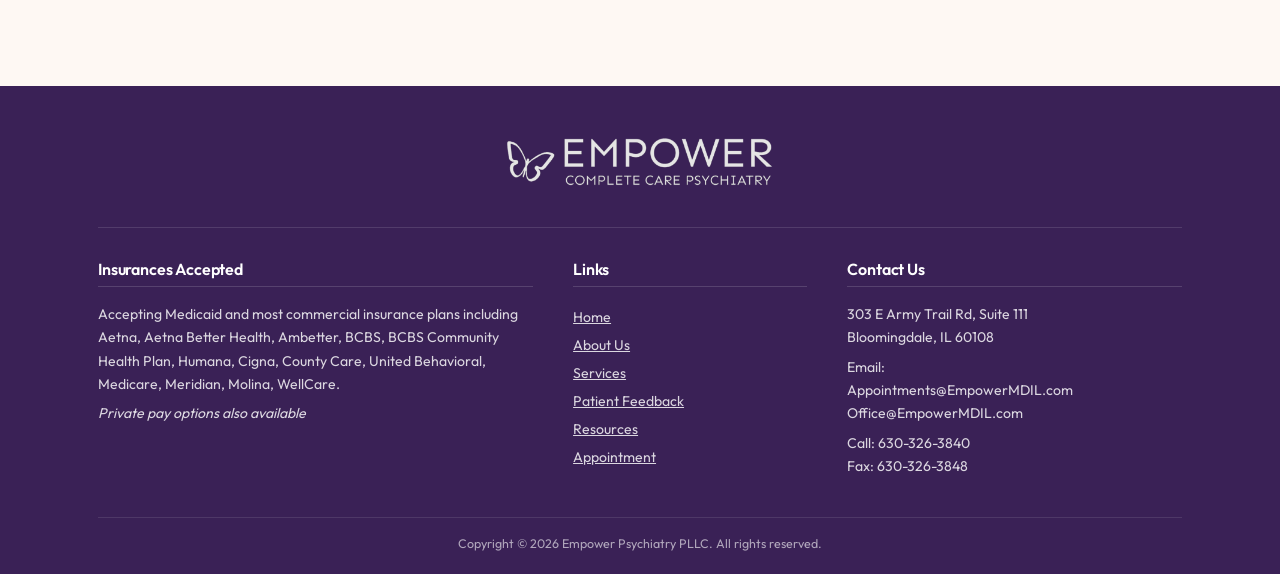
<file: services.html>
<!DOCTYPE html>
<html lang="en">
<head>
  <meta charset="UTF-8" />
  <meta name="viewport" content="width=device-width, initial-scale=1.0" />
  <title>Services — Empower Complete Care Psychiatry</title>
  <meta name="description" content="Comprehensive psychiatric evaluations, medication management, family guidance, and care coordination — evidence-based treatments for the whole person." />
  <link rel="icon" type="image/svg+xml" href="assets/images/favicon.svg" />
  <link rel="preconnect" href="https://fonts.googleapis.com" />
  <link rel="preconnect" href="https://fonts.gstatic.com" crossorigin />
  <link href="https://fonts.googleapis.com/css2?family=Fraunces:ital,wght@0,400;0,500;0,600;1,400&family=Outfit:wght@300;400;500;600&display=swap" rel="stylesheet" />
  <link rel="stylesheet" href="assets/css/styles.css" />

  <!-- GEO -->
  <script type="application/ld+json">
  {
    "@context": "https://schema.org",
    "@type": "MedicalBusiness",
    "@id": "https://empowerpsychiatryil.com/#practice",
    "name": "Empower Psychiatry",
    "url": "https://empowerpsychiatryil.com",
    "availableService": [
      {
        "@type": "MedicalProcedure",
        "name": "Comprehensive Psychiatric Evaluations",
        "description": "Psychiatric evaluations that consider each individual's history, environment, and unique needs, including ADHD assessment, mood disorders, anxiety evaluations, and developmental concerns.",
        "procedureType": "https://schema.org/DiagnosticProcedure"
      },
      {
        "@type": "MedicalProcedure",
        "name": "Medication Management",
        "description": "Careful monitoring and adjustment of psychiatric medication with focus on minimizing side effects and supporting long-term wellbeing. Includes regular monitoring and precision medication technology.",
        "procedureType": "https://schema.org/TherapeuticProcedure"
      },
      {
        "@type": "MedicalProcedure",
        "name": "Family Guidance",
        "description": "Practical guidance, education, and support for families, including parent coaching, IEP/504 support, communication strategies, and behavior strategies.",
        "procedureType": "https://schema.org/TherapeuticProcedure"
      },
      {
        "@type": "MedicalProcedure",
        "name": "Care Coordination",
        "description": "Coordinated care with therapists, physicians, schools, and support systems. Includes school consultations, therapist coordination, and specialist referrals.",
        "procedureType": "https://schema.org/TherapeuticProcedure"
      }
    ],
    "availableTest": [
      { "@type": "MedicalTest", "name": "ADHD Assessment" },
      { "@type": "MedicalTest", "name": "Mood Disorder Evaluation" },
      { "@type": "MedicalTest", "name": "Anxiety Evaluation" },
      { "@type": "MedicalTest", "name": "Developmental Concerns Assessment" }
    ]
  }
  </script>

  <script type="application/ld+json">
  {
    "@context": "https://schema.org",
    "@type": "MedicalWebPage",
    "url": "https://empowerpsychiatryil.com/services.html",
    "name": "Services — Empower Psychiatry",
    "about": [
      { "@type": "MedicalCondition", "name": "Bipolar Disorder" },
      { "@type": "MedicalCondition", "name": "Depression" },
      { "@type": "MedicalCondition", "name": "Obsessive-Compulsive Disorder", "alternateName": "OCD" },
      { "@type": "MedicalCondition", "name": "Anxiety Disorders" },
      { "@type": "MedicalCondition", "name": "Panic Disorder" },
      { "@type": "MedicalCondition", "name": "Dementia" },
      { "@type": "MedicalCondition", "name": "Post-Traumatic Stress Disorder", "alternateName": "PTSD" },
      { "@type": "MedicalCondition", "name": "Psychotic Disorders" },
      { "@type": "MedicalCondition", "name": "Autism Spectrum Disorder" },
      { "@type": "MedicalCondition", "name": "Developmental Disorders of Infancy and Early Childhood" },
      { "@type": "MedicalCondition", "name": "Perinatal Psychiatric Disorders" },
      { "@type": "MedicalCondition", "name": "Impulse Control Disorders" },
      { "@type": "MedicalCondition", "name": "Body Image and Self-Esteem Issues" },
      { "@type": "MedicalCondition", "name": "Oppositional Defiant Disorder" },
      { "@type": "MedicalCondition", "name": "Disruptive Behavior Disorders" },
      { "@type": "MedicalCondition", "name": "Attention Deficit Hyperactivity Disorder", "alternateName": "ADHD" }
    ],
    "audience": {
      "@type": "MedicalAudience",
      "audienceType": "Patient"
    },
    "isPartOf": { "@id": "https://empowerpsychiatryil.com/#website" }
  }
  </script>
</head>
<body>
  <div class="page-bg" aria-hidden="true"></div>

  <!-- NAV -->
  <header class="site-nav">
    <div class="container nav-inner">

      <a href="index.html" class="nav-brand" aria-label="Empower Psychiatry Home">
        <img
          src="assets/images/logo.png"
          alt="Empower Psychiatry Logo"
          class="logo-mark"
        >
      </a>

      <button class="nav-toggle" aria-label="Toggle menu" aria-expanded="false">
        <svg viewBox="0 0 24 24" fill="none" stroke-width="2" stroke-linecap="round">
          <line x1="3" y1="7" x2="21" y2="7" />
          <line x1="3" y1="12" x2="21" y2="12" />
          <line x1="3" y1="17" x2="21" y2="17" />
        </svg>
      </button>

      <nav>
        <ul class="nav-links">
          <li><a href="index.html">Home</a></li>
          <li class = "nav-dropdown">
            <div class="nav-dropdown-trigger">

              <a href="about.html">
                About Us
              </a>

              <button
                class="dropdown-toggle"
                aria-expanded="false"
                aria-label="Expand About Us"
                type="button">

                <svg
                  viewBox="0 0 24 24"
                  fill="none"
                  stroke-width="2"
                  stroke-linecap="round"
                  stroke-linejoin="round">

                  <polyline points="6 9 12 15 18 9"></polyline>

                </svg>

              </button>

            </div>
            <ul class="dropdown-menu">

              <li>
                <a href="/blog.html">
                  Blog
                </a>
              </li>
            </ul>
          </li>
          <li><a href="services.html" class="active">Services</a></li>
          <li><a href="feedback.html">Patient Feedback</a></li>
          <li class="nav-dropdown">
            <div class="nav-dropdown-trigger">

              <a href="resources.html">
                Resources
              </a>

              <button
                class="dropdown-toggle"
                aria-expanded="false"
                aria-label="Expand Resources menu"
                type="button">

                <svg
                  viewBox="0 0 24 24"
                  fill="none"
                  stroke-width="2"
                  stroke-linecap="round"
                  stroke-linejoin="round">

                  <polyline points="6 9 12 15 18 9"></polyline>

                </svg>

              </button>

            </div>

            <ul class="dropdown-menu">

              <li>
                <a href="resources/anxiety-resources.html">
                  Anxiety Disorders
                </a>
              </li>

              <li>
                <a href="resources/depression-resources.html">
                  Depression & Bipolar
                </a>
              </li>

              <li>
                <a href="resources/adhd-resources.html">
                  ADHD
                </a>
              </li>

              <li>
                <a href="resources/ocd-ptsd-resources.html">
                  OCD & PTSD
                </a>
              </li>

              <li>
                <a href="resources/autism-resources.html">
                  Autism Spectrum
                </a>
              </li>

              <li>
                <a href="resources/child-family-resources.html">
                  Child & Family
                </a>
              </li>

              <li>
                <a href="resources/dementia-resources.html">
                  Dementia & Cognitive Health
                </a>
              </li>

            </ul>

          </li>
          <li><a href="contact.html">Contact Us</a></li>
        </ul>
      </nav>

    </div>
  </header>


  <main>
    <section class="section">
      <div class="container">
        <div class="services-intro reveal">
          <img src="assets/images/logo.png" alt="Empower Complete Care Psychiatry Logo" class="logo-mark">
          <div>
            <h1>Comprehensive Services</h1>
            <p>Every service we provide incorporates the latest evidence-based treatments and medication advances, while carefully considering side effects, long-term wellbeing, and the right fit for each unique patient.</p>
          </div>
        </div>

        <div class="service-cards">
          <article class="service-card reveal">
            <h3>Comprehensive Evaluations</h3>
            <p>Through comprehensive psychiatric evaluations, that consider each individual's history, environment, and unique needs using the latest tools, frameworks, and clinical insights.</p>
            <div class="tag-list">
              <span class="tag">ADHD Assessment</span>
              <span class="tag">Mood Disorders</span>
              <span class="tag">Anxiety Evaluations</span>
              <span class="tag">Developmental Concerns</span>
            </div>
          </article>

          <article class="service-card reveal">
            <h3>Medication Management</h3>
            <p>When medication is appropriate, we carefully monitor and adjust treatment while minimizing side effects and supporting long-term wellbeing.</p>
            <div class="tag-list">
              <span class="tag">Regular Monitoring</span>
              <span class="tag">Precision Medication Tech</span>
              <span class="tag">Conservative Approach</span>
            </div>
          </article>

          <article class="service-card reveal">
            <h3>Family Guidance</h3>
            <p>Families receive practical guidance, education, and support to help reinforce progress and create stability at home.</p>
            <div class="tag-list">
              <span class="tag">Parent Coaching</span>
              <span class="tag">IEP/504 Support</span>
              <span class="tag">Communication</span>
              <span class="tag">Behaviour Strategies</span>
            </div>
          </article>

          <article class="service-card reveal">
            <h3>Care Coordination</h3>
            <p>We work closely with therapists, physicians, schools, and support systems to ensure care remains connected, consistent, and effective.</p>
            <div class="tag-list">
              <span class="tag">School Consultations</span>
              <span class="tag">Therapist Coordination</span>
              <span class="tag">Specialist Referrals</span>
            </div>
          </article>
        </div>

        <div class="conditions-block reveal">
          <div>
            <h2 style="margin-bottom: 1.5rem;">Conditions We Treat</h2>
            <ul class="conditions-list">
              <li>Bipolar Disorder, Depression</li>
              <li>OCD, Anxiety Disorders, Panic Disorder</li>
              <li>Dementia</li>
              <li>PTSD</li>
              <li>Psychotic Disorders</li>
              <li>Autism Spectrum Disorder</li>
              <li>Developmental Disorders of Infancy and Early Childhood</li>
              <li>Pre and post partum Psychiatric disorders</li>
              <li>Impulse Control Disorders</li>
              <li>Low Self Esteem and Body image issues</li>
              <li>Oppositional Defiant Disorders</li>
              <li>Disruptive Behaviors</li>
            </ul>
          </div>
          <div class="conditions-visual">
            <img
              src="assets/images/conditions.png"
              alt="Mental health support and wellness"
              class="conditions-image"
            />
          </div>
        </div>
      </div>
    </section>
  </main>

  <footer class="site-footer">
    <div class="container">
      <div class="footer-brand">
        <img src="assets/images/full_logo_white.png" alt="Empower Care Psychiatry Logo" class="mark">
      </div>
      <div class="footer-cols">
        <div class="footer-col">
          <h4>Insurances Accepted</h4>
          <p>Accepting Medicaid and most commercial insurance plans including Aetna, Aetna Better Health, Ambetter, BCBS, BCBS Community Health Plan, Humana, Cigna, County Care, United Behavioral, Medicare, Meridian, Molina, WellCare.</p>
          <p><em>Private pay options also available</em></p>
        </div>
        <div class="footer-col">
          <h4>Links</h4>
          <ul style="text-decoration: underline;">
            <li><a href="index.html">Home</a></li>
            <li><a href="about.html">About Us</a></li>
            <li><a href="services.html">Services</a></li>
            <li><a href="feedback.html">Patient Feedback</a></li>
            <li><a href="resources.html">Resources</a></li>
            <li><a href="contact.html">Appointment</a></li>
          </ul>
        </div>
        <div class="footer-col">
          <h4>Contact Us</h4>
          <p>303 E Army Trail Rd, Suite 111<br>Bloomingdale, IL 60108</p>
          <p>
            Email:<br>
            <a href="mailto:Appointments@EmpowerMDIL.com">Appointments@EmpowerMDIL.com</a><br>
            <a href="mailto:Office@EmpowerMDIL.com">Office@EmpowerMDIL.com</a>
          </p>
          <p>
            Call: <a href="tel:6303263840">630-326-3840</a><br>
            Fax: <a href="tel:6303263848">630-326-3848</a><br>
          </p>
        </div>
      </div>

      <div class="footer-bottom">
        Copyright © <span data-year>2026</span> Empower Psychiatry PLLC. All rights reserved.
      </div>
    </div>
  </footer>

  <script src="assets/js/main.js"></script>
</body>
</html>
</file>
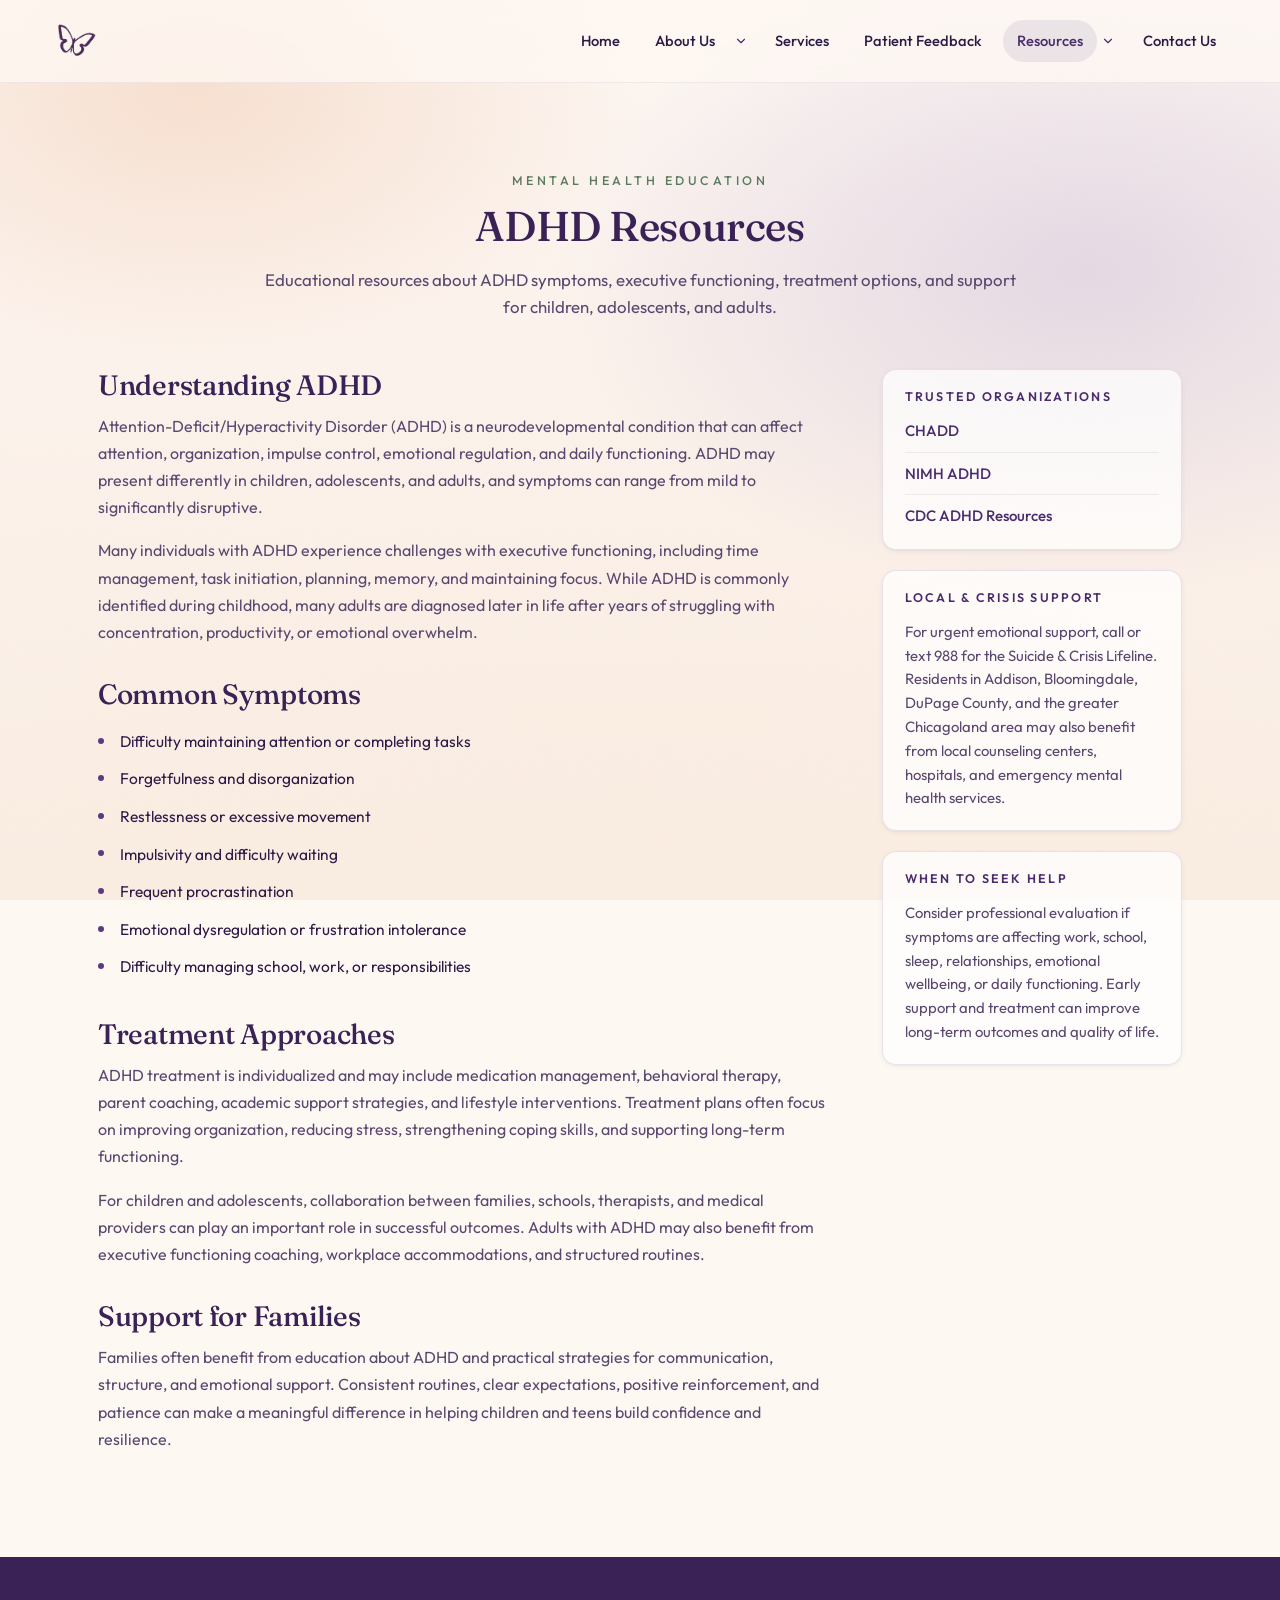
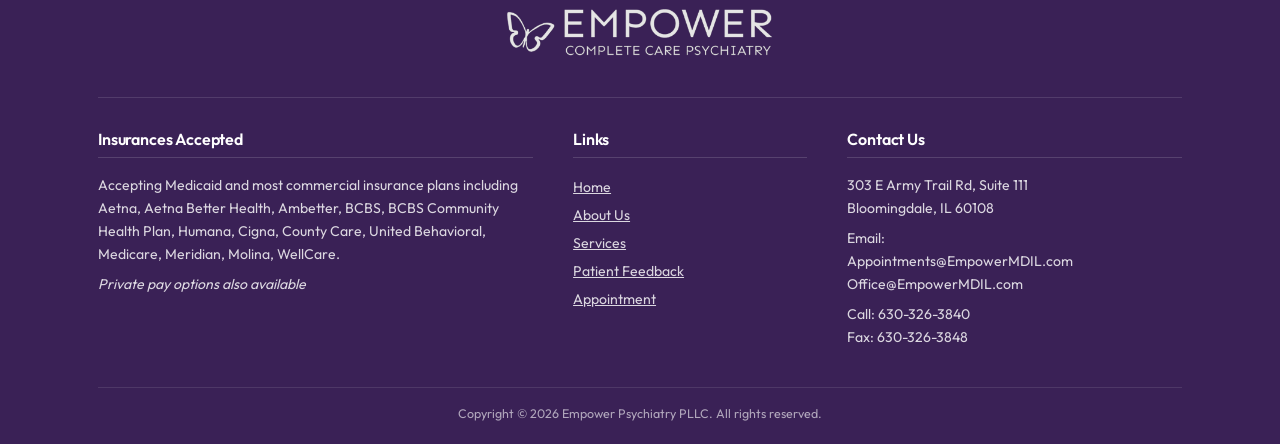
<file: resources/adhd-resources.html>
<!DOCTYPE html>
<html lang="en">

<head>
  <meta charset="UTF-8" />
  <meta name="viewport" content="width=device-width, initial-scale=1.0" />

  <title>ADHD Resources | Empower Psychiatry — Addison & Bloomingdale, IL</title>

  <meta name="description"
    content="Educational resources about ADHD symptoms, executive functioning, treatment options, and support for children, adolescents, and adults. Serving patients across Addison, Bloomingdale, DuPage County, and the greater Chicagoland area." />

  <link rel="icon" type="image/svg+xml" href="../assets/images/favicon.svg" />
  <link rel="preconnect" href="https://fonts.googleapis.com" />
  <link rel="preconnect" href="https://fonts.gstatic.com" crossorigin />

  <link
    href="https://fonts.googleapis.com/css2?family=Fraunces:ital,wght@0,400;0,500;0,600;1,400&family=Outfit:wght@300;400;500;600&display=swap"
    rel="stylesheet" />
  <link rel="stylesheet" href="../assets/css/styles.css" />

  <!-- GEO / SEO -->
  <script type="application/ld+json">
{
  "@context": "https://schema.org",
  "@type": "MedicalWebPage",
  "name": "ADHD Resources",
  "description": "Educational resources about ADHD symptoms, executive functioning, treatment options, and support for children, adolescents, and adults.",
  "url": "https://empowerpsychiatryil.com/resources/adhd-resources.html",
  "about": "ADHD",
  "provider": {
    "@type": "MedicalBusiness",
    "name": "Empower Psychiatry",
    "url": "https://empowerpsychiatryil.com",
    "telephone": "+1-630-326-3840",
    "address": {
      "@type": "PostalAddress",
      "streetAddress": "303 E Army Trail Rd, Suite 111",
      "addressLocality": "Bloomingdale",
      "addressRegion": "IL",
      "postalCode": "60108"
    }
  }
}
</script>

</head>

<body>

  <div class="page-bg" aria-hidden="true"></div>

  <!-- NAV -->
  <header class="site-nav">
    <div class="container nav-inner">

      <a href="../index.html" class="nav-brand" aria-label="Empower Psychiatry Home">
        <img src="../assets/images/logo.png" alt="Empower Psychiatry Logo" class="logo-mark">
      </a>

      <button class="nav-toggle" aria-label="Toggle menu" aria-expanded="false">
        <svg viewBox="0 0 24 24" fill="none" stroke-width="2" stroke-linecap="round">
          <line x1="3" y1="7" x2="21" y2="7" />
          <line x1="3" y1="12" x2="21" y2="12" />
          <line x1="3" y1="17" x2="21" y2="17" />
        </svg>
      </button>

      <nav>
        <ul class="nav-links">
          <li><a href="../index.html">Home</a></li>
          <li class = "nav-dropdown">
            <div class="nav-dropdown-trigger">

              <a href="about.html" status="active">
                About Us
              </a>

              <button
                class="dropdown-toggle"
                aria-expanded="false"
                aria-label="Expand About Us"
                type="button">

                <svg
                  viewBox="0 0 24 24"
                  fill="none"
                  stroke-width="2"
                  stroke-linecap="round"
                  stroke-linejoin="round">

                  <polyline points="6 9 12 15 18 9"></polyline>

                </svg>

              </button>

            </div>
            <ul class="dropdown-menu">

              <li>
                <a href="/blog.html">
                  Blog
                </a>
              </li>
            </ul>
          </li>
          <li><a href="../services.html">Services</a></li>
          <li><a href="../feedback.html">Patient Feedback</a></li>
          <li class="nav-dropdown">
            <div class="nav-dropdown-trigger">

              <a href="../resources.html" class="active">
                Resources
              </a>

              <button class="dropdown-toggle" aria-expanded="false" aria-label="Expand Resources menu" type="button">

                <svg viewBox="0 0 24 24" fill="none" stroke-width="2" stroke-linecap="round" stroke-linejoin="round">

                  <polyline points="6 9 12 15 18 9"></polyline>

                </svg>

              </button>

            </div>

            <ul class="dropdown-menu">

              <li>
                <a href="anxiety-resources.html" class="active">
                  Anxiety Disorders
                </a>
              </li>

              <li>
                <a href="depression-resources.html">
                  Depression & Bipolar
                </a>
              </li>

              <li>
                <a href="adhd-resources.html">
                  ADHD
                </a>
              </li>

              <li>
                <a href="ocd-ptsd-resources.html">
                  OCD & PTSD
                </a>
              </li>

              <li>
                <a href="autism-resources.html">
                  Autism Spectrum
                </a>
              </li>

              <li>
                <a href="child-family-resources.html">
                  Child & Family
                </a>
              </li>

              <li>
                <a href="dementia-resources.html">
                  Dementia & Cognitive Health
                </a>
              </li>

            </ul>
          </li>
          <li><a href="../contact.html">Contact Us</a></li>
        </ul>
      </nav>

    </div>
  </header>

  <main>

    <section class="section">

      <div class="container">

        <div class="section-header reveal">

          <div class="section-eyebrow">
            Mental Health Education
          </div>

          <h1 class="section-title">
            ADHD Resources
          </h1>

          <p class="section-desc">
            Educational resources about ADHD symptoms, executive functioning, treatment options, and support for
            children, adolescents, and adults.
          </p>

        </div>

        <div class="resource-page-layout">

          <article class="resource-main-content reveal">

            <h2>Understanding ADHD</h2>
            <p>
              Attention-Deficit/Hyperactivity Disorder (ADHD) is a neurodevelopmental condition that can affect
              attention, organization, impulse control, emotional regulation, and daily functioning. ADHD may present
              differently in children, adolescents, and adults, and symptoms can range from mild to significantly
              disruptive.
            </p>

            <p>
              Many individuals with ADHD experience challenges with executive functioning, including time management,
              task initiation, planning, memory, and maintaining focus. While ADHD is commonly identified during
              childhood, many adults are diagnosed later in life after years of struggling with concentration,
              productivity, or emotional overwhelm.
            </p>

            <h2>Common Symptoms</h2>

            <ul class="resource-list">
              <li>Difficulty maintaining attention or completing tasks</li>
              <li>Forgetfulness and disorganization</li>
              <li>Restlessness or excessive movement</li>
              <li>Impulsivity and difficulty waiting</li>
              <li>Frequent procrastination</li>
              <li>Emotional dysregulation or frustration intolerance</li>
              <li>Difficulty managing school, work, or responsibilities</li>
            </ul>

            <h2>Treatment Approaches</h2>

            <p>
              ADHD treatment is individualized and may include medication management, behavioral therapy, parent
              coaching, academic support strategies, and lifestyle interventions. Treatment plans often focus on
              improving organization, reducing stress, strengthening coping skills, and supporting long-term
              functioning.
            </p>

            <p>
              For children and adolescents, collaboration between families, schools, therapists, and medical providers
              can play an important role in successful outcomes. Adults with ADHD may also benefit from executive
              functioning coaching, workplace accommodations, and structured routines.
            </p>

            <h2>Support for Families</h2>

            <p>
              Families often benefit from education about ADHD and practical strategies for communication, structure,
              and emotional support. Consistent routines, clear expectations, positive reinforcement, and patience can
              make a meaningful difference in helping children and teens build confidence and resilience.
            </p>

          </article>

          <aside class="resource-sidebar reveal">

            <div class="resource-sidebar-card">

              <h3>
                Trusted Organizations
              </h3>

              <ul>
                <li><a href="https://chadd.org/" target="_blank" rel="noopener noreferrer">CHADD</a></li>
                <li><a href="https://www.nimh.nih.gov/health/topics/attention-deficit-hyperactivity-disorder-adhd"
                    target="_blank" rel="noopener noreferrer">NIMH ADHD</a></li>
                <li><a href="https://www.cdc.gov/adhd/" target="_blank" rel="noopener noreferrer">CDC ADHD Resources</a>
                </li>
              </ul>

            </div>

            <div class="resource-sidebar-card">

              <h3>
                Local & Crisis Support
              </h3>

              <p>
                For urgent emotional support, call or text 988 for the Suicide & Crisis Lifeline. Residents in Addison,
                Bloomingdale, DuPage County, and the greater Chicagoland area may also benefit from local counseling
                centers, hospitals, and emergency mental health services.
              </p>

            </div>

            <div class="resource-sidebar-card">

              <h3>
                When To Seek Help
              </h3>

              <p>
                Consider professional evaluation if symptoms are affecting work, school, sleep, relationships, emotional
                wellbeing, or daily functioning. Early support and treatment can improve long-term outcomes and quality
                of life.
              </p>

            </div>

          </aside>

        </div>

      </div>

    </section>

  </main>

  
  <footer class="site-footer">
    <div class="container">
      <div class="footer-brand">
        <img src="../assets/images/full_logo_white.png" alt="Empower Care Psychiatry Logo" class="mark">
      </div>
      <div class="footer-cols">
        <div class="footer-col">
          <h4>Insurances Accepted</h4>
          <p>Accepting Medicaid and most commercial insurance plans including Aetna, Aetna Better Health, Ambetter, BCBS, BCBS Community Health Plan, Humana, Cigna, County Care, United Behavioral, Medicare, Meridian, Molina, WellCare.</p>
          <p><em>Private pay options also available</em></p>
        </div>
        <div class="footer-col">
          <h4>Links</h4>
          <ul style="text-decoration: underline;">
            <li><a href="index.html">Home</a></li>
            <li><a href="about.html">About Us</a></li>
            <li><a href="services.html">Services</a></li>
            <li><a href="feedback.html">Patient Feedback</a></li>
            <li><a href="contact.html">Appointment</a></li>
          </ul>
        </div>
        <div class="footer-col">
          <h4>Contact Us</h4>
          <p>303 E Army Trail Rd, Suite 111<br>Bloomingdale, IL 60108</p>
          <p>
            Email:<br>
            <a href="mailto:Appointments@EmpowerMDIL.com">Appointments@EmpowerMDIL.com</a><br>
            <a href="mailto:Office@EmpowerMDIL.com">Office@EmpowerMDIL.com</a>
          </p>
          <p>
            Call: <a href="tel:6303263840">630-326-3840</a><br>
            Fax: <a href="tel:6303263848">630-326-3848</a><br>
          </p>
        </div>
      </div>

      <div class="footer-bottom">
        Copyright © <span data-year>2026</span> Empower Psychiatry PLLC. All rights reserved.
      </div>
    </div>
  </footer>

  <script src="../assets/js/main.js"></script>

</body>

</html>
</file>
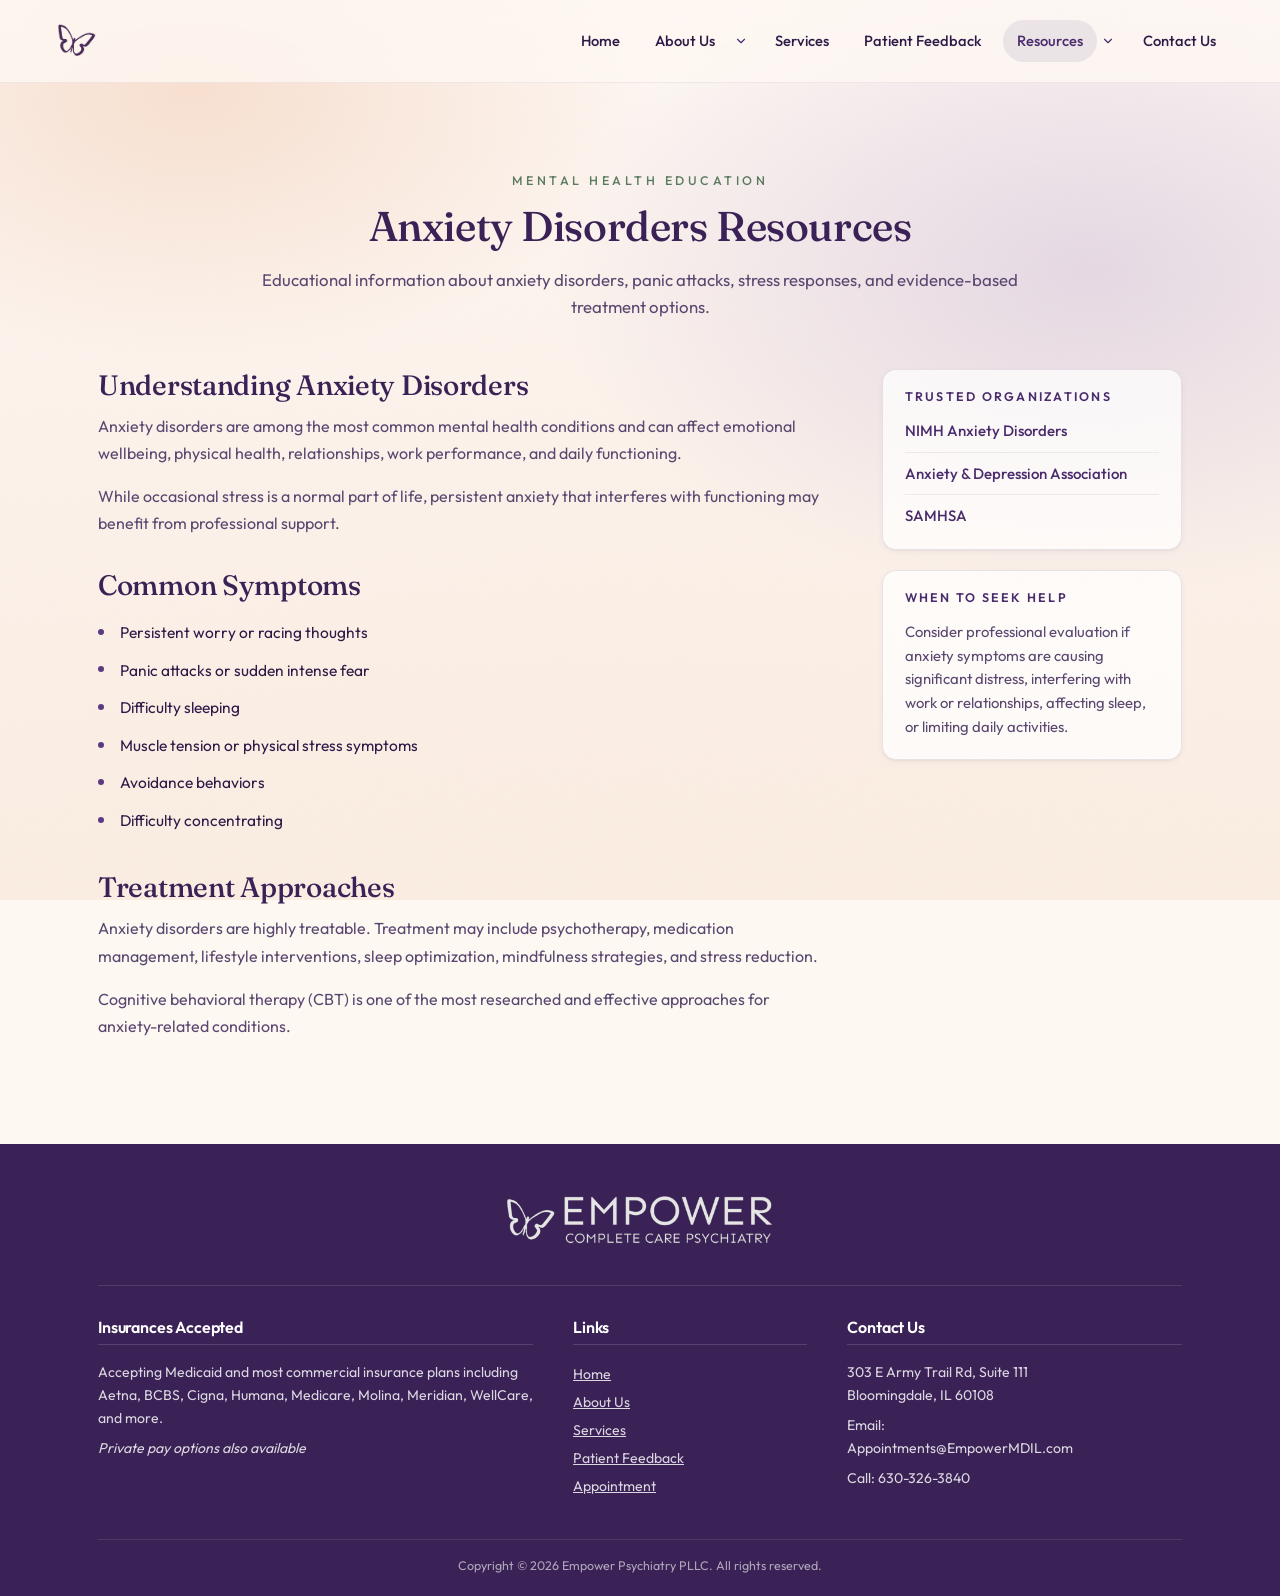
<file: resources/anxiety-resources.html>
<!DOCTYPE html>
<html lang="en">

<head>
  <meta charset="UTF-8" />
  <meta name="viewport" content="width=device-width, initial-scale=1.0" />

  <title>Anxiety Disorders Resources | Empower Psychiatry — Bloomingdale, IL</title>

  <meta name="description"
    content="Educational resources on anxiety disorders, panic attacks, stress responses, and evidence-based treatment options from Empower Psychiatry in Bloomingdale, IL." />

  <link rel="icon" type="image/svg+xml" href="../assets/images/favicon.svg" />

  <link rel="preconnect" href="https://fonts.googleapis.com" />
  <link rel="preconnect" href="https://fonts.gstatic.com" crossorigin />

  <link
    href="https://fonts.googleapis.com/css2?family=Fraunces:ital,wght@0,400;0,500;0,600;1,400&family=Outfit:wght@300;400;500;600&display=swap"
    rel="stylesheet" />

  <link rel="stylesheet" href="../assets/css/styles.css" />

  <!-- GEO / SEO -->
  <script type="application/ld+json">
  {
    "@context": "https://schema.org",
    "@type": "MedicalBusiness",
    "@id": "https://empowerpsychiatryil.com/#practice",
    "name": "Empower Psychiatry",
    "legalName": "Empower Psychiatry PLLC",
    "url": "https://empowerpsychiatryil.com",
    "telephone": "+1-630-326-3840",
    "address": {
      "@type": "PostalAddress",
      "streetAddress": "303 E Army Trail Rd, Suite 111",
      "addressLocality": "Bloomingdale",
      "addressRegion": "IL",
      "postalCode": "60108",
      "addressCountry": "US"
    },
    "medicalSpecialty": ["Psychiatry", "Mental Health"],
    "areaServed": [
      {
        "@type": "State",
        "name": "Illinois"
      }
    ]
  }
  </script>

  <script type="application/ld+json">
  {
    "@context": "https://schema.org",
    "@type": "WebPage",
    "name": "Anxiety Disorders Resources",
    "url": "https://empowerpsychiatryil.com/resources/anxiety-resources.html",
    "description": "Educational resources on anxiety disorders, panic attacks, and evidence-based treatment options."
  }
  </script>

</head>

<body>

  <div class="page-bg" aria-hidden="true"></div>

  <!-- NAV -->
  <header class="site-nav">
    <div class="container nav-inner">

      <a href="../index.html" class="nav-brand" aria-label="Empower Psychiatry Home">
        <img src="../assets/images/logo.png" alt="Empower Psychiatry Logo" class="logo-mark">
      </a>

      <button class="nav-toggle" aria-label="Toggle menu" aria-expanded="false">
        <svg viewBox="0 0 24 24" fill="none" stroke-width="2" stroke-linecap="round">
          <line x1="3" y1="7" x2="21" y2="7" />
          <line x1="3" y1="12" x2="21" y2="12" />
          <line x1="3" y1="17" x2="21" y2="17" />
        </svg>
      </button>

      <nav>
        <ul class="nav-links">
          <li><a href="../index.html">Home</a></li>
          <li class = "nav-dropdown">
            <div class="nav-dropdown-trigger">

              <a href="about.html" status="active">
                About Us
              </a>

              <button
                class="dropdown-toggle"
                aria-expanded="false"
                aria-label="Expand About Us"
                type="button">

                <svg
                  viewBox="0 0 24 24"
                  fill="none"
                  stroke-width="2"
                  stroke-linecap="round"
                  stroke-linejoin="round">

                  <polyline points="6 9 12 15 18 9"></polyline>

                </svg>

              </button>

            </div>
            <ul class="dropdown-menu">

              <li>
                <a href="/blog.html">
                  Blog
                </a>
              </li>
            </ul>
          </li>
          <li><a href="../services.html">Services</a></li>
          <li><a href="../feedback.html">Patient Feedback</a></li>
          <li class="nav-dropdown">
            <div class="nav-dropdown-trigger">

              <a href="../resources.html" class="active">
                Resources
              </a>

              <button class="dropdown-toggle" aria-expanded="false" aria-label="Expand Resources menu" type="button">

                <svg viewBox="0 0 24 24" fill="none" stroke-width="2" stroke-linecap="round" stroke-linejoin="round">

                  <polyline points="6 9 12 15 18 9"></polyline>

                </svg>

              </button>

            </div>

            <ul class="dropdown-menu">

              <li>
                <a href="anxiety-resources.html" class="active">
                  Anxiety Disorders
                </a>
              </li>

              <li>
                <a href="depression-resources.html">
                  Depression & Bipolar
                </a>
              </li>

              <li>
                <a href="adhd-resources.html">
                  ADHD
                </a>
              </li>

              <li>
                <a href="ocd-ptsd-resources.html">
                  OCD & PTSD
                </a>
              </li>

              <li>
                <a href="autism-resources.html">
                  Autism Spectrum
                </a>
              </li>

              <li>
                <a href="child-family-resources.html">
                  Child & Family
                </a>
              </li>

              <li>
                <a href="dementia-resources.html">
                  Dementia & Cognitive Health
                </a>
              </li>

            </ul>
          </li>
          <li><a href="../contact.html">Contact Us</a></li>
        </ul>
      </nav>

    </div>
  </header>

  <main>

    <section class="section">

      <div class="container">

        <div class="section-header reveal">

          <div class="section-eyebrow">
            Mental Health Education
          </div>

          <h1 class="section-title">
            Anxiety Disorders Resources
          </h1>

          <p class="section-desc">
            Educational information about anxiety disorders,
            panic attacks, stress responses, and evidence-based treatment options.
          </p>

        </div>

        <div class="resource-page-layout">

          <article class="resource-main-content reveal">

            <h2>
              Understanding Anxiety Disorders
            </h2>

            <p>
              Anxiety disorders are among the most common mental health conditions
              and can affect emotional wellbeing, physical health, relationships,
              work performance, and daily functioning.
            </p>

            <p>
              While occasional stress is a normal part of life, persistent anxiety
              that interferes with functioning may benefit from professional support.
            </p>

            <h2>
              Common Symptoms
            </h2>

            <ul class="resource-list">

              <li>Persistent worry or racing thoughts</li>
              <li>Panic attacks or sudden intense fear</li>
              <li>Difficulty sleeping</li>
              <li>Muscle tension or physical stress symptoms</li>
              <li>Avoidance behaviors</li>
              <li>Difficulty concentrating</li>

            </ul>

            <h2>
              Treatment Approaches
            </h2>

            <p>
              Anxiety disorders are highly treatable. Treatment may include
              psychotherapy, medication management, lifestyle interventions,
              sleep optimization, mindfulness strategies, and stress reduction.
            </p>

            <p>
              Cognitive behavioral therapy (CBT) is one of the most researched
              and effective approaches for anxiety-related conditions.
            </p>

          </article>

          <aside class="resource-sidebar reveal">

            <div class="resource-sidebar-card">

              <h3>
                Trusted Organizations
              </h3>

              <ul>

                <li>
                  <a href="https://www.nimh.nih.gov/health/topics/anxiety-disorders" target="_blank"
                    rel="noopener noreferrer">

                    NIMH Anxiety Disorders
                  </a>
                </li>

                <li>
                  <a href="https://adaa.org/" target="_blank" rel="noopener noreferrer">

                    Anxiety & Depression Association
                  </a>
                </li>

                <li>
                  <a href="https://www.samhsa.gov/" target="_blank" rel="noopener noreferrer">

                    SAMHSA
                  </a>
                </li>

              </ul>

            </div>

            <div class="resource-sidebar-card">

              <h3>
                When To Seek Help
              </h3>

              <p>
                Consider professional evaluation if anxiety symptoms are causing
                significant distress, interfering with work or relationships,
                affecting sleep, or limiting daily activities.
              </p>

            </div>

          </aside>

        </div>

      </div>

    </section>

  </main>

  <!-- FOOTER -->
  <footer class="site-footer">
    <div class="container">

      <div class="footer-brand">
        <img src="../assets/images/full_logo_white.png" alt="Empower Psychiatry Logo" class="mark">
      </div>

      <div class="footer-cols">

        <div class="footer-col">
          <h4>Insurances Accepted</h4>

          <p>
            Accepting Medicaid and most commercial insurance plans including Aetna, BCBS, Cigna, Humana, Medicare,
            Molina, Meridian, WellCare, and more.
          </p>

          <p><em>Private pay options also available</em></p>
        </div>

        <div class="footer-col">
          <h4>Links</h4>

          <ul style="text-decoration: underline;">
            <li><a href="../index.html">Home</a></li>
            <li><a href="../about.html">About Us</a></li>
            <li><a href="../services.html">Services</a></li>
            <li><a href="../feedback.html">Patient Feedback</a></li>
            <li><a href="../contact.html">Appointment</a></li>
          </ul>
        </div>

        <div class="footer-col">

          <h4>Contact Us</h4>

          <p>
            303 E Army Trail Rd, Suite 111<br>
            Bloomingdale, IL 60108
          </p>

          <p>
            Email:<br>
            <a href="mailto:Appointments@EmpowerMDIL.com">
              Appointments@EmpowerMDIL.com
            </a>
          </p>

          <p>
            Call:
            <a href="tel:6303263840">
              630-326-3840
            </a>
          </p>

        </div>

      </div>

      <div class="footer-bottom">
        Copyright © <span data-year>2026</span> Empower Psychiatry PLLC.
        All rights reserved.
      </div>

    </div>
  </footer>

  <script src="../assets/js/main.js"></script>

</body>

</html>
</file>
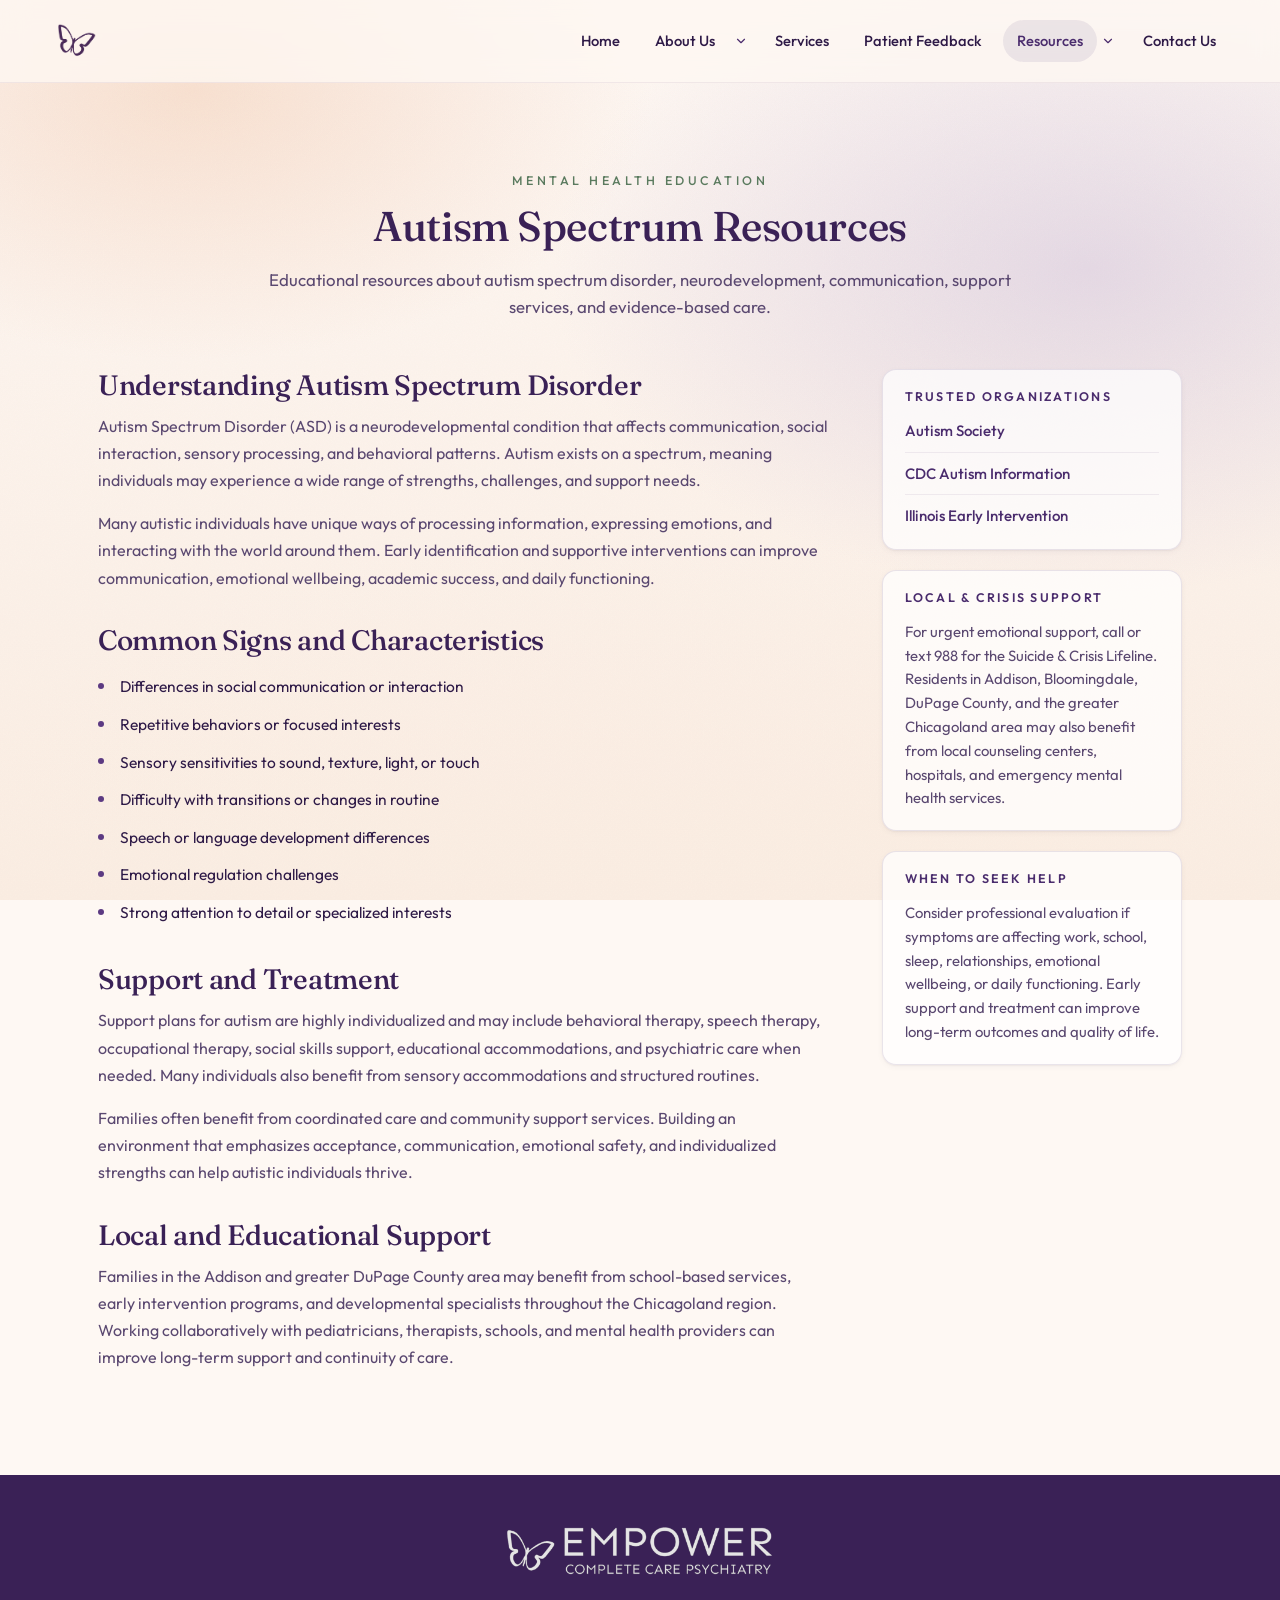
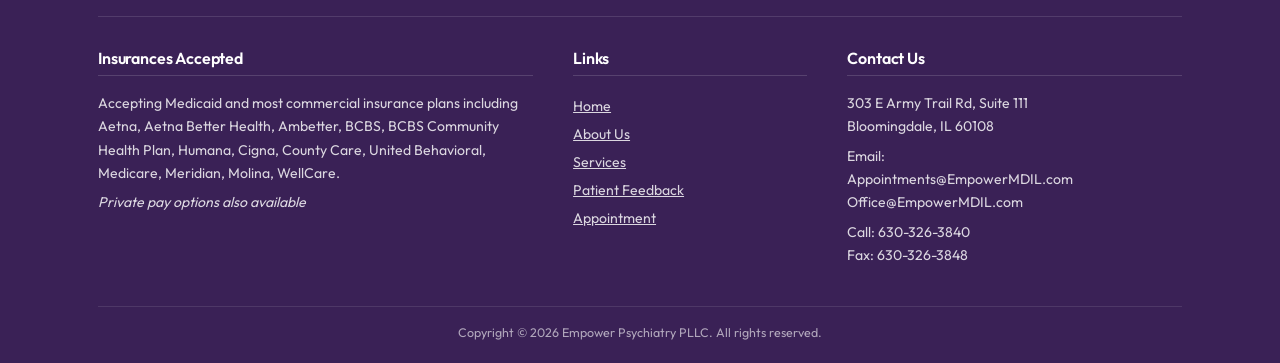
<file: resources/autism-resources.html>
<!DOCTYPE html>
<html lang="en">

<head>
  <meta charset="UTF-8" />
  <meta name="viewport" content="width=device-width, initial-scale=1.0" />

  <title>Autism Spectrum Resources | Empower Psychiatry — Addison & Bloomingdale, IL</title>

  <meta name="description"
    content="Educational resources about autism spectrum disorder, neurodevelopment, communication, support services, and evidence-based care. Serving patients across Addison, Bloomingdale, DuPage County, and the greater Chicagoland area." />

  <link rel="icon" type="image/svg+xml" href="../assets/images/favicon.svg" />
  <link rel="preconnect" href="https://fonts.googleapis.com" />
  <link rel="preconnect" href="https://fonts.gstatic.com" crossorigin />

  <link
    href="https://fonts.googleapis.com/css2?family=Fraunces:ital,wght@0,400;0,500;0,600;1,400&family=Outfit:wght@300;400;500;600&display=swap"
    rel="stylesheet" />
  <link rel="stylesheet" href="../assets/css/styles.css" />

  <!-- GEO / SEO -->
  <script type="application/ld+json">
{
  "@context": "https://schema.org",
  "@type": "MedicalWebPage",
  "name": "Autism Spectrum Resources",
  "description": "Educational resources about autism spectrum disorder, neurodevelopment, communication, support services, and evidence-based care.",
  "url": "https://empowerpsychiatryil.com/resources/autism-resources.html",
  "about": "Autism Spectrum Disorder",
  "provider": {
    "@type": "MedicalBusiness",
    "name": "Empower Psychiatry",
    "url": "https://empowerpsychiatryil.com",
    "telephone": "+1-630-326-3840",
    "address": {
      "@type": "PostalAddress",
      "streetAddress": "303 E Army Trail Rd, Suite 111",
      "addressLocality": "Bloomingdale",
      "addressRegion": "IL",
      "postalCode": "60108"
    }
  }
}
</script>

</head>

<body>

  <div class="page-bg" aria-hidden="true"></div>

  <!-- NAV -->
  <header class="site-nav">
    <div class="container nav-inner">

      <a href="../index.html" class="nav-brand" aria-label="Empower Psychiatry Home">
        <img src="../assets/images/logo.png" alt="Empower Psychiatry Logo" class="logo-mark">
      </a>

      <button class="nav-toggle" aria-label="Toggle menu" aria-expanded="false">
        <svg viewBox="0 0 24 24" fill="none" stroke-width="2" stroke-linecap="round">
          <line x1="3" y1="7" x2="21" y2="7" />
          <line x1="3" y1="12" x2="21" y2="12" />
          <line x1="3" y1="17" x2="21" y2="17" />
        </svg>
      </button>

      <nav>
        <ul class="nav-links">
          <li><a href="../index.html">Home</a></li>
          <li class = "nav-dropdown">
            <div class="nav-dropdown-trigger">

              <a href="about.html" status="active">
                About Us
              </a>

              <button
                class="dropdown-toggle"
                aria-expanded="false"
                aria-label="Expand About Us"
                type="button">

                <svg
                  viewBox="0 0 24 24"
                  fill="none"
                  stroke-width="2"
                  stroke-linecap="round"
                  stroke-linejoin="round">

                  <polyline points="6 9 12 15 18 9"></polyline>

                </svg>

              </button>

            </div>
            <ul class="dropdown-menu">

              <li>
                <a href="/blog.html">
                  Blog
                </a>
              </li>
            </ul>
          </li>
          <li><a href="../services.html">Services</a></li>
          <li><a href="../feedback.html">Patient Feedback</a></li>
          <li class="nav-dropdown">
            <div class="nav-dropdown-trigger">

              <a href="../resources.html" class="active">
                Resources
              </a>

              <button class="dropdown-toggle" aria-expanded="false" aria-label="Expand Resources menu" type="button">

                <svg viewBox="0 0 24 24" fill="none" stroke-width="2" stroke-linecap="round" stroke-linejoin="round">

                  <polyline points="6 9 12 15 18 9"></polyline>

                </svg>

              </button>

            </div>

            <ul class="dropdown-menu">

              <li>
                <a href="anxiety-resources.html" class="active">
                  Anxiety Disorders
                </a>
              </li>

              <li>
                <a href="depression-resources.html">
                  Depression & Bipolar
                </a>
              </li>

              <li>
                <a href="adhd-resources.html">
                  ADHD
                </a>
              </li>

              <li>
                <a href="ocd-ptsd-resources.html">
                  OCD & PTSD
                </a>
              </li>

              <li>
                <a href="autism-resources.html">
                  Autism Spectrum
                </a>
              </li>

              <li>
                <a href="child-family-resources.html">
                  Child & Family
                </a>
              </li>

              <li>
                <a href="dementia-resources.html">
                  Dementia & Cognitive Health
                </a>
              </li>

            </ul>
          </li>
          <li><a href="../contact.html">Contact Us</a></li>
        </ul>
      </nav>

    </div>
  </header>


  <main>

    <section class="section">

      <div class="container">

        <div class="section-header reveal">

          <div class="section-eyebrow">
            Mental Health Education
          </div>

          <h1 class="section-title">
            Autism Spectrum Resources
          </h1>

          <p class="section-desc">
            Educational resources about autism spectrum disorder, neurodevelopment, communication, support services, and
            evidence-based care.
          </p>

        </div>

        <div class="resource-page-layout">

          <article class="resource-main-content reveal">

            <h2>Understanding Autism Spectrum Disorder</h2>

            <p>
              Autism Spectrum Disorder (ASD) is a neurodevelopmental condition that affects communication, social
              interaction, sensory processing, and behavioral patterns. Autism exists on a spectrum, meaning individuals
              may experience a wide range of strengths, challenges, and support needs.
            </p>

            <p>
              Many autistic individuals have unique ways of processing information, expressing emotions, and interacting
              with the world around them. Early identification and supportive interventions can improve communication,
              emotional wellbeing, academic success, and daily functioning.
            </p>

            <h2>Common Signs and Characteristics</h2>

            <ul class="resource-list">
              <li>Differences in social communication or interaction</li>
              <li>Repetitive behaviors or focused interests</li>
              <li>Sensory sensitivities to sound, texture, light, or touch</li>
              <li>Difficulty with transitions or changes in routine</li>
              <li>Speech or language development differences</li>
              <li>Emotional regulation challenges</li>
              <li>Strong attention to detail or specialized interests</li>
            </ul>

            <h2>Support and Treatment</h2>

            <p>
              Support plans for autism are highly individualized and may include behavioral therapy, speech therapy,
              occupational therapy, social skills support, educational accommodations, and psychiatric care when needed.
              Many individuals also benefit from sensory accommodations and structured routines.
            </p>

            <p>
              Families often benefit from coordinated care and community support services. Building an environment that
              emphasizes acceptance, communication, emotional safety, and individualized strengths can help autistic
              individuals thrive.
            </p>

            <h2>Local and Educational Support</h2>

            <p>
              Families in the Addison and greater DuPage County area may benefit from school-based services, early
              intervention programs, and developmental specialists throughout the Chicagoland region. Working
              collaboratively with pediatricians, therapists, schools, and mental health providers can improve long-term
              support and continuity of care.
            </p>

          </article>

          <aside class="resource-sidebar reveal">

            <div class="resource-sidebar-card">

              <h3>
                Trusted Organizations
              </h3>

              <ul>
                <li><a href="https://autismsociety.org/" target="_blank" rel="noopener noreferrer">Autism Society</a>
                </li>
                <li><a href="https://www.cdc.gov/autism/" target="_blank" rel="noopener noreferrer">CDC Autism
                    Information</a></li>
                <li><a href="https://www.dhs.state.il.us/page.aspx?item=30321" target="_blank"
                    rel="noopener noreferrer">Illinois Early Intervention</a></li>
              </ul>

            </div>

            <div class="resource-sidebar-card">

              <h3>
                Local & Crisis Support
              </h3>

              <p>
                For urgent emotional support, call or text 988 for the Suicide & Crisis Lifeline. Residents in Addison,
                Bloomingdale, DuPage County, and the greater Chicagoland area may also benefit from local counseling
                centers, hospitals, and emergency mental health services.
              </p>

            </div>

            <div class="resource-sidebar-card">

              <h3>
                When To Seek Help
              </h3>

              <p>
                Consider professional evaluation if symptoms are affecting work, school, sleep, relationships, emotional
                wellbeing, or daily functioning. Early support and treatment can improve long-term outcomes and quality
                of life.
              </p>

            </div>

          </aside>

        </div>

      </div>

    </section>

  </main>

  
  <footer class="site-footer">
    <div class="container">
      <div class="footer-brand">
        <img src="../assets/images/full_logo_white.png" alt="Empower Care Psychiatry Logo" class="mark">
      </div>
      <div class="footer-cols">
        <div class="footer-col">
          <h4>Insurances Accepted</h4>
          <p>Accepting Medicaid and most commercial insurance plans including Aetna, Aetna Better Health, Ambetter, BCBS, BCBS Community Health Plan, Humana, Cigna, County Care, United Behavioral, Medicare, Meridian, Molina, WellCare.</p>
          <p><em>Private pay options also available</em></p>
        </div>
        <div class="footer-col">
          <h4>Links</h4>
          <ul style="text-decoration: underline;">
            <li><a href="index.html">Home</a></li>
            <li><a href="about.html">About Us</a></li>
            <li><a href="services.html">Services</a></li>
            <li><a href="feedback.html">Patient Feedback</a></li>
            <li><a href="contact.html">Appointment</a></li>
          </ul>
        </div>
        <div class="footer-col">
          <h4>Contact Us</h4>
          <p>303 E Army Trail Rd, Suite 111<br>Bloomingdale, IL 60108</p>
          <p>
            Email:<br>
            <a href="mailto:Appointments@EmpowerMDIL.com">Appointments@EmpowerMDIL.com</a><br>
            <a href="mailto:Office@EmpowerMDIL.com">Office@EmpowerMDIL.com</a>
          </p>
          <p>
            Call: <a href="tel:6303263840">630-326-3840</a><br>
            Fax: <a href="tel:6303263848">630-326-3848</a><br>
          </p>
        </div>
      </div>

      <div class="footer-bottom">
        Copyright © <span data-year>2026</span> Empower Psychiatry PLLC. All rights reserved.
      </div>
    </div>
  </footer>

  <script src="../assets/js/main.js"></script>

</body>

</html>
</file>
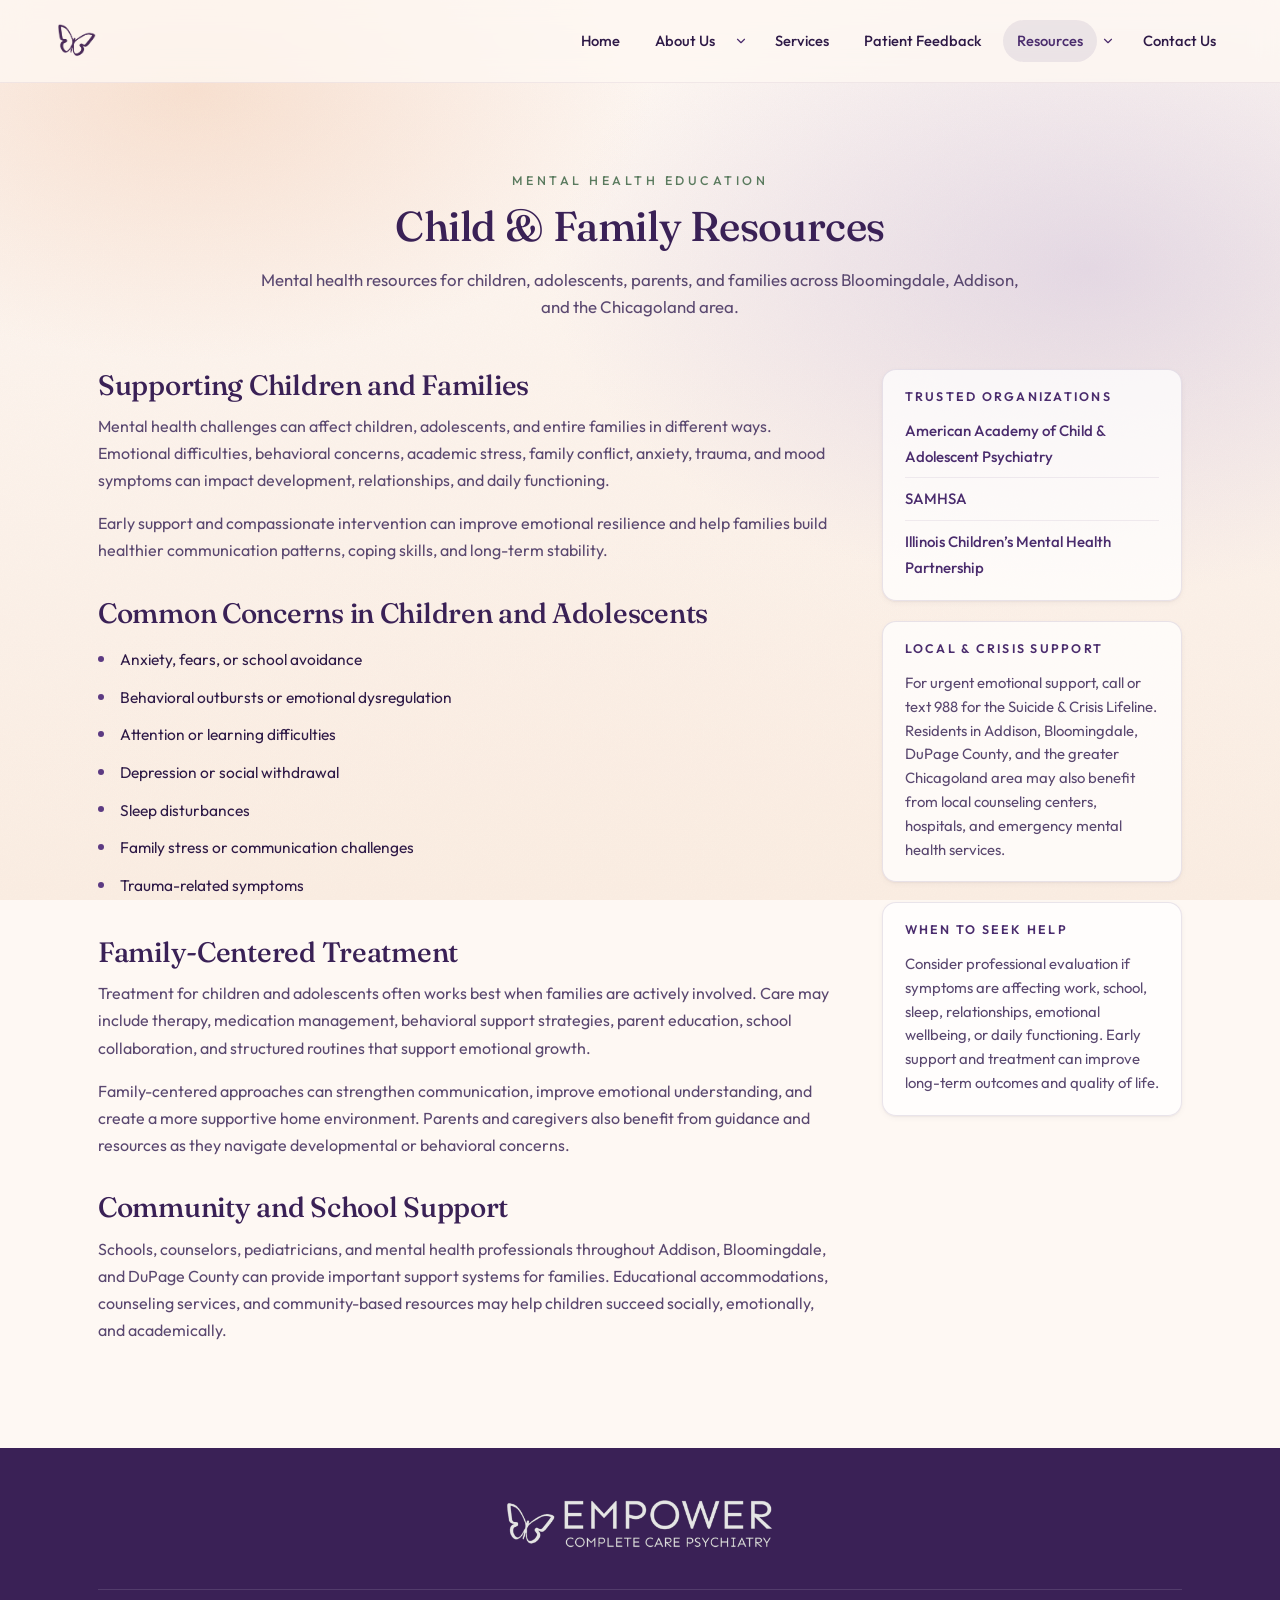
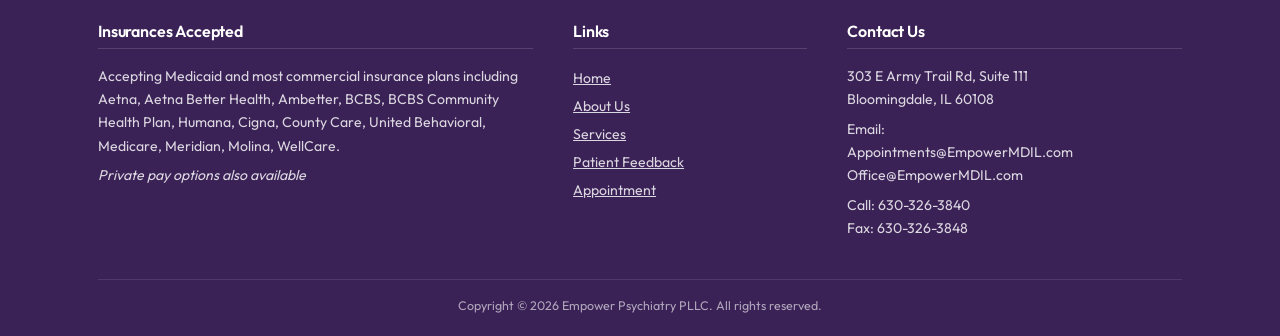
<file: resources/child-family-resources.html>
<!DOCTYPE html>
<html lang="en">

<head>
  <meta charset="UTF-8" />
  <meta name="viewport" content="width=device-width, initial-scale=1.0" />

  <title>Child & Family Mental Health Resources | Empower Psychiatry — Addison & Bloomingdale, IL</title>

  <meta name="description"
    content="Mental health resources for children, adolescents, parents, and families across Bloomingdale, Addison, and the Chicagoland area. Serving patients across Addison, Bloomingdale, DuPage County, and the greater Chicagoland area." />

  <link rel="icon" type="image/svg+xml" href="../assets/images/favicon.svg" />
  <link rel="preconnect" href="https://fonts.googleapis.com" />
  <link rel="preconnect" href="https://fonts.gstatic.com" crossorigin />

  <link
    href="https://fonts.googleapis.com/css2?family=Fraunces:ital,wght@0,400;0,500;0,600;1,400&family=Outfit:wght@300;400;500;600&display=swap"
    rel="stylesheet" />
  <link rel="stylesheet" href="../assets/css/styles.css" />

  <!-- GEO / SEO -->
  <script type="application/ld+json">
{
  "@context": "https://schema.org",
  "@type": "MedicalWebPage",
  "name": "Child & Family Resources",
  "description": "Mental health resources for children, adolescents, parents, and families across Bloomingdale, Addison, and the Chicagoland area.",
  "url": "https://empowerpsychiatryil.com/resources/child-family-resources.html",
  "about": "Child & Family Mental Health",
  "provider": {
    "@type": "MedicalBusiness",
    "name": "Empower Psychiatry",
    "url": "https://empowerpsychiatryil.com",
    "telephone": "+1-630-326-3840",
    "address": {
      "@type": "PostalAddress",
      "streetAddress": "303 E Army Trail Rd, Suite 111",
      "addressLocality": "Bloomingdale",
      "addressRegion": "IL",
      "postalCode": "60108"
    }
  }
}
</script>

</head>

<body>

  <div class="page-bg" aria-hidden="true"></div>

  <!-- NAV -->
  <header class="site-nav">
    <div class="container nav-inner">

      <a href="../index.html" class="nav-brand" aria-label="Empower Psychiatry Home">
        <img src="../assets/images/logo.png" alt="Empower Psychiatry Logo" class="logo-mark">
      </a>

      <button class="nav-toggle" aria-label="Toggle menu" aria-expanded="false">
        <svg viewBox="0 0 24 24" fill="none" stroke-width="2" stroke-linecap="round">
          <line x1="3" y1="7" x2="21" y2="7" />
          <line x1="3" y1="12" x2="21" y2="12" />
          <line x1="3" y1="17" x2="21" y2="17" />
        </svg>
      </button>

      <nav>
        <ul class="nav-links">
          <li><a href="../index.html">Home</a></li>
          <li class = "nav-dropdown">
            <div class="nav-dropdown-trigger">

              <a href="about.html" status="active">
                About Us
              </a>

              <button
                class="dropdown-toggle"
                aria-expanded="false"
                aria-label="Expand About Us"
                type="button">

                <svg
                  viewBox="0 0 24 24"
                  fill="none"
                  stroke-width="2"
                  stroke-linecap="round"
                  stroke-linejoin="round">

                  <polyline points="6 9 12 15 18 9"></polyline>

                </svg>

              </button>

            </div>
            <ul class="dropdown-menu">

              <li>
                <a href="/blog.html">
                  Blog
                </a>
              </li>
            </ul>
          </li>
          <li><a href="../services.html">Services</a></li>
          <li><a href="../feedback.html">Patient Feedback</a></li>
          <li class="nav-dropdown">
            <div class="nav-dropdown-trigger">

              <a href="../resources.html" class="active">
                Resources
              </a>

              <button class="dropdown-toggle" aria-expanded="false" aria-label="Expand Resources menu" type="button">

                <svg viewBox="0 0 24 24" fill="none" stroke-width="2" stroke-linecap="round" stroke-linejoin="round">

                  <polyline points="6 9 12 15 18 9"></polyline>

                </svg>

              </button>

            </div>

            <ul class="dropdown-menu">

              <li>
                <a href="anxiety-resources.html" class="active">
                  Anxiety Disorders
                </a>
              </li>

              <li>
                <a href="depression-resources.html">
                  Depression & Bipolar
                </a>
              </li>

              <li>
                <a href="adhd-resources.html">
                  ADHD
                </a>
              </li>

              <li>
                <a href="ocd-ptsd-resources.html">
                  OCD & PTSD
                </a>
              </li>

              <li>
                <a href="autism-resources.html">
                  Autism Spectrum
                </a>
              </li>

              <li>
                <a href="child-family-resources.html">
                  Child & Family
                </a>
              </li>

              <li>
                <a href="dementia-resources.html">
                  Dementia & Cognitive Health
                </a>
              </li>

            </ul>
          </li>
          <li><a href="../contact.html">Contact Us</a></li>
        </ul>
      </nav>

    </div>
  </header>


  <main>

    <section class="section">

      <div class="container">

        <div class="section-header reveal">

          <div class="section-eyebrow">
            Mental Health Education
          </div>

          <h1 class="section-title">
            Child & Family Resources
          </h1>

          <p class="section-desc">
            Mental health resources for children, adolescents, parents, and families across Bloomingdale, Addison, and
            the Chicagoland area.
          </p>

        </div>

        <div class="resource-page-layout">

          <article class="resource-main-content reveal">

            <h2>Supporting Children and Families</h2>

            <p>
              Mental health challenges can affect children, adolescents, and entire families in different ways.
              Emotional difficulties, behavioral concerns, academic stress, family conflict, anxiety, trauma, and mood
              symptoms can impact development, relationships, and daily functioning.
            </p>

            <p>
              Early support and compassionate intervention can improve emotional resilience and help families build
              healthier communication patterns, coping skills, and long-term stability.
            </p>

            <h2>Common Concerns in Children and Adolescents</h2>

            <ul class="resource-list">
              <li>Anxiety, fears, or school avoidance</li>
              <li>Behavioral outbursts or emotional dysregulation</li>
              <li>Attention or learning difficulties</li>
              <li>Depression or social withdrawal</li>
              <li>Sleep disturbances</li>
              <li>Family stress or communication challenges</li>
              <li>Trauma-related symptoms</li>
            </ul>

            <h2>Family-Centered Treatment</h2>

            <p>
              Treatment for children and adolescents often works best when families are actively involved. Care may
              include therapy, medication management, behavioral support strategies, parent education, school
              collaboration, and structured routines that support emotional growth.
            </p>

            <p>
              Family-centered approaches can strengthen communication, improve emotional understanding, and create a
              more supportive home environment. Parents and caregivers also benefit from guidance and resources as they
              navigate developmental or behavioral concerns.
            </p>

            <h2>Community and School Support</h2>

            <p>
              Schools, counselors, pediatricians, and mental health professionals throughout Addison, Bloomingdale, and
              DuPage County can provide important support systems for families. Educational accommodations, counseling
              services, and community-based resources may help children succeed socially, emotionally, and academically.
            </p>

          </article>

          <aside class="resource-sidebar reveal">

            <div class="resource-sidebar-card">

              <h3>
                Trusted Organizations
              </h3>

              <ul>
                <li><a href="https://www.aacap.org/" target="_blank" rel="noopener noreferrer">American Academy of Child
                    & Adolescent Psychiatry</a></li>
                <li><a href="https://www.samhsa.gov/" target="_blank" rel="noopener noreferrer">SAMHSA</a></li>
                <li><a href="https://icmhp.org/" target="_blank" rel="noopener noreferrer">Illinois Children’s Mental
                    Health Partnership</a></li>
              </ul>

            </div>

            <div class="resource-sidebar-card">

              <h3>
                Local & Crisis Support
              </h3>

              <p>
                For urgent emotional support, call or text 988 for the Suicide & Crisis Lifeline. Residents in Addison,
                Bloomingdale, DuPage County, and the greater Chicagoland area may also benefit from local counseling
                centers, hospitals, and emergency mental health services.
              </p>

            </div>

            <div class="resource-sidebar-card">

              <h3>
                When To Seek Help
              </h3>

              <p>
                Consider professional evaluation if symptoms are affecting work, school, sleep, relationships, emotional
                wellbeing, or daily functioning. Early support and treatment can improve long-term outcomes and quality
                of life.
              </p>

            </div>

          </aside>

        </div>

      </div>

    </section>

  </main>

  
  <footer class="site-footer">
    <div class="container">
      <div class="footer-brand">
        <img src="../assets/images/full_logo_white.png" alt="Empower Care Psychiatry Logo" class="mark">
      </div>
      <div class="footer-cols">
        <div class="footer-col">
          <h4>Insurances Accepted</h4>
          <p>Accepting Medicaid and most commercial insurance plans including Aetna, Aetna Better Health, Ambetter, BCBS, BCBS Community Health Plan, Humana, Cigna, County Care, United Behavioral, Medicare, Meridian, Molina, WellCare.</p>
          <p><em>Private pay options also available</em></p>
        </div>
        <div class="footer-col">
          <h4>Links</h4>
          <ul style="text-decoration: underline;">
            <li><a href="index.html">Home</a></li>
            <li><a href="about.html">About Us</a></li>
            <li><a href="services.html">Services</a></li>
            <li><a href="feedback.html">Patient Feedback</a></li>
            <li><a href="contact.html">Appointment</a></li>
          </ul>
        </div>
        <div class="footer-col">
          <h4>Contact Us</h4>
          <p>303 E Army Trail Rd, Suite 111<br>Bloomingdale, IL 60108</p>
          <p>
            Email:<br>
            <a href="mailto:Appointments@EmpowerMDIL.com">Appointments@EmpowerMDIL.com</a><br>
            <a href="mailto:Office@EmpowerMDIL.com">Office@EmpowerMDIL.com</a>
          </p>
          <p>
            Call: <a href="tel:6303263840">630-326-3840</a><br>
            Fax: <a href="tel:6303263848">630-326-3848</a><br>
          </p>
        </div>
      </div>

      <div class="footer-bottom">
        Copyright © <span data-year>2026</span> Empower Psychiatry PLLC. All rights reserved.
      </div>
    </div>
  </footer>

  <script src="../assets/js/main.js"></script>

</body>

</html>
</file>
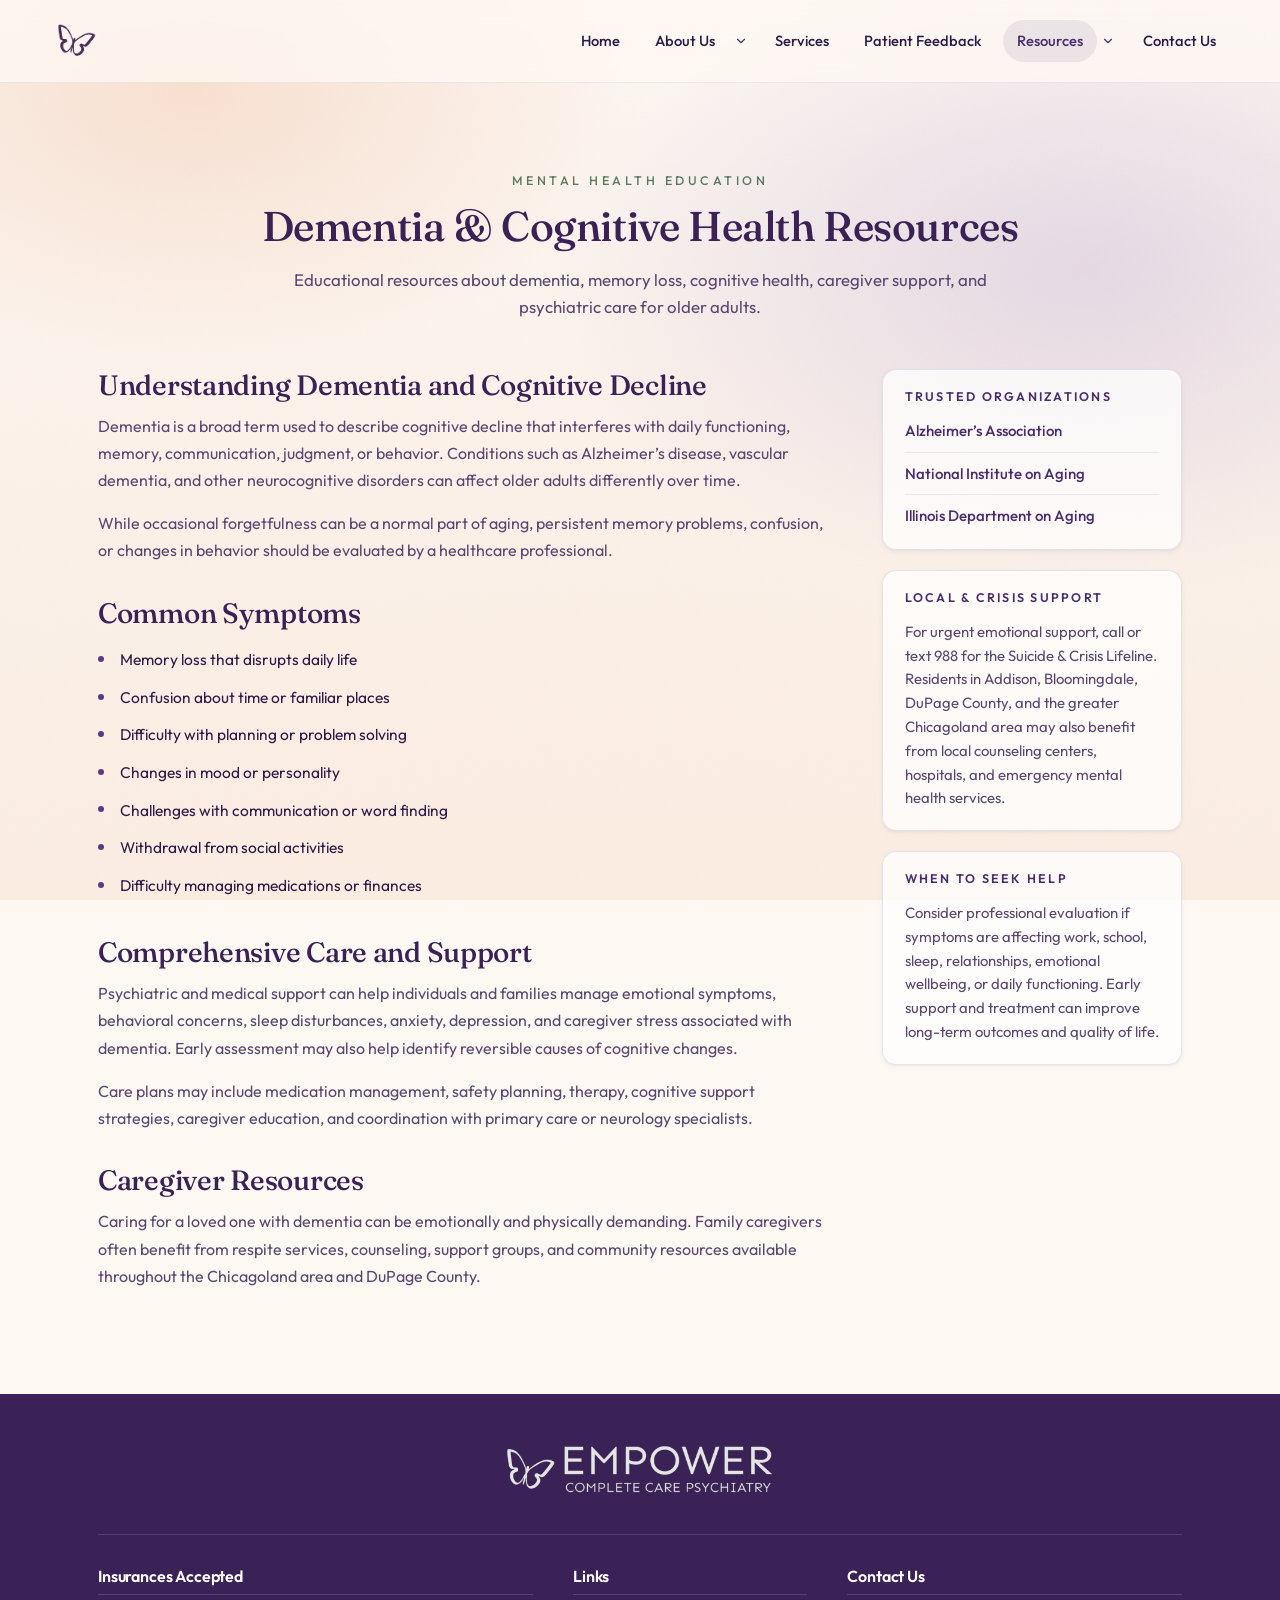
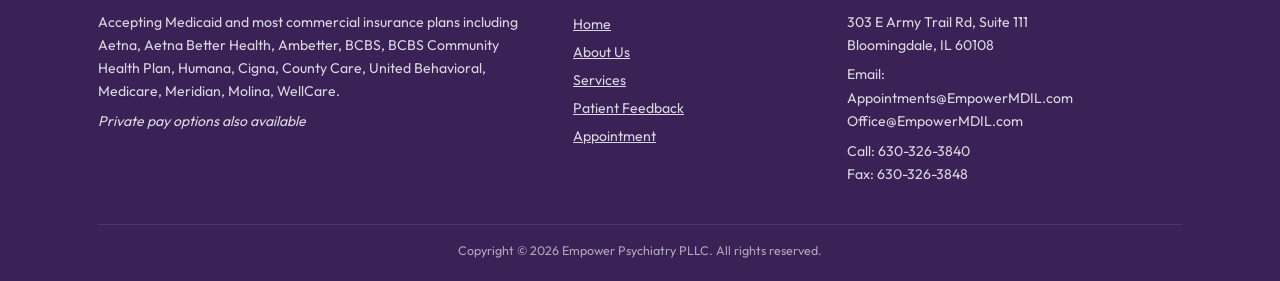
<file: resources/dementia-resources.html>
<!DOCTYPE html>
<html lang="en">

<head>
  <meta charset="UTF-8" />
  <meta name="viewport" content="width=device-width, initial-scale=1.0" />

  <title>Dementia & Cognitive Health Resources | Empower Psychiatry — Addison & Bloomingdale, IL</title>

  <meta name="description"
    content="Educational resources about dementia, memory loss, cognitive health, caregiver support, and psychiatric care for older adults. Serving patients across Addison, Bloomingdale, DuPage County, and the greater Chicagoland area." />

  <link rel="icon" type="image/svg+xml" href="../assets/images/favicon.svg" />
  <link rel="preconnect" href="https://fonts.googleapis.com" />
  <link rel="preconnect" href="https://fonts.gstatic.com" crossorigin />

  <link
    href="https://fonts.googleapis.com/css2?family=Fraunces:ital,wght@0,400;0,500;0,600;1,400&family=Outfit:wght@300;400;500;600&display=swap"
    rel="stylesheet" />
  <link rel="stylesheet" href="../assets/css/styles.css" />

  <!-- GEO / SEO -->
  <script type="application/ld+json">
{
  "@context": "https://schema.org",
  "@type": "MedicalWebPage",
  "name": "Dementia & Cognitive Health Resources",
  "description": "Educational resources about dementia, memory loss, cognitive health, caregiver support, and psychiatric care for older adults.",
  "url": "https://empowerpsychiatryil.com/resources/dementia-resources.html",
  "about": "Dementia and Cognitive Health",
  "provider": {
    "@type": "MedicalBusiness",
    "name": "Empower Psychiatry",
    "url": "https://empowerpsychiatryil.com",
    "telephone": "+1-630-326-3840",
    "address": {
      "@type": "PostalAddress",
      "streetAddress": "303 E Army Trail Rd, Suite 111",
      "addressLocality": "Bloomingdale",
      "addressRegion": "IL",
      "postalCode": "60108"
    }
  }
}
</script>

</head>

<body>

  <div class="page-bg" aria-hidden="true"></div>

  <!-- NAV -->
  <header class="site-nav">
    <div class="container nav-inner">

      <a href="../index.html" class="nav-brand" aria-label="Empower Psychiatry Home">
        <img src="../assets/images/logo.png" alt="Empower Psychiatry Logo" class="logo-mark">
      </a>

      <button class="nav-toggle" aria-label="Toggle menu" aria-expanded="false">
        <svg viewBox="0 0 24 24" fill="none" stroke-width="2" stroke-linecap="round">
          <line x1="3" y1="7" x2="21" y2="7" />
          <line x1="3" y1="12" x2="21" y2="12" />
          <line x1="3" y1="17" x2="21" y2="17" />
        </svg>
      </button>

      <nav>
        <ul class="nav-links">
          <li><a href="../index.html">Home</a></li>
          <li class = "nav-dropdown">
            <div class="nav-dropdown-trigger">

              <a href="about.html" status="active">
                About Us
              </a>

              <button
                class="dropdown-toggle"
                aria-expanded="false"
                aria-label="Expand About Us"
                type="button">

                <svg
                  viewBox="0 0 24 24"
                  fill="none"
                  stroke-width="2"
                  stroke-linecap="round"
                  stroke-linejoin="round">

                  <polyline points="6 9 12 15 18 9"></polyline>

                </svg>

              </button>

            </div>
            <ul class="dropdown-menu">

              <li>
                <a href="/blog.html">
                  Blog
                </a>
              </li>
            </ul>
          </li>
          <li><a href="../services.html">Services</a></li>
          <li><a href="../feedback.html">Patient Feedback</a></li>
          <li class="nav-dropdown">
            <div class="nav-dropdown-trigger">

              <a href="../resources.html" class="active">
                Resources
              </a>

              <button class="dropdown-toggle" aria-expanded="false" aria-label="Expand Resources menu" type="button">

                <svg viewBox="0 0 24 24" fill="none" stroke-width="2" stroke-linecap="round" stroke-linejoin="round">

                  <polyline points="6 9 12 15 18 9"></polyline>

                </svg>

              </button>

            </div>

            <ul class="dropdown-menu">

              <li>
                <a href="anxiety-resources.html" class="active">
                  Anxiety Disorders
                </a>
              </li>

              <li>
                <a href="depression-resources.html">
                  Depression & Bipolar
                </a>
              </li>

              <li>
                <a href="adhd-resources.html">
                  ADHD
                </a>
              </li>

              <li>
                <a href="ocd-ptsd-resources.html">
                  OCD & PTSD
                </a>
              </li>

              <li>
                <a href="autism-resources.html">
                  Autism Spectrum
                </a>
              </li>

              <li>
                <a href="child-family-resources.html">
                  Child & Family
                </a>
              </li>

              <li>
                <a href="dementia-resources.html">
                  Dementia & Cognitive Health
                </a>
              </li>

            </ul>
          </li>
          <li><a href="../contact.html">Contact Us</a></li>
        </ul>
      </nav>

    </div>
  </header>


  <main>

    <section class="section">

      <div class="container">

        <div class="section-header reveal">

          <div class="section-eyebrow">
            Mental Health Education
          </div>

          <h1 class="section-title">
            Dementia & Cognitive Health Resources
          </h1>

          <p class="section-desc">
            Educational resources about dementia, memory loss, cognitive health, caregiver support, and psychiatric care
            for older adults.
          </p>

        </div>

        <div class="resource-page-layout">

          <article class="resource-main-content reveal">

            <h2>Understanding Dementia and Cognitive Decline</h2>

            <p>
              Dementia is a broad term used to describe cognitive decline that interferes with daily functioning,
              memory, communication, judgment, or behavior. Conditions such as Alzheimer’s disease, vascular dementia,
              and other neurocognitive disorders can affect older adults differently over time.
            </p>

            <p>
              While occasional forgetfulness can be a normal part of aging, persistent memory problems, confusion, or
              changes in behavior should be evaluated by a healthcare professional.
            </p>

            <h2>Common Symptoms</h2>

            <ul class="resource-list">
              <li>Memory loss that disrupts daily life</li>
              <li>Confusion about time or familiar places</li>
              <li>Difficulty with planning or problem solving</li>
              <li>Changes in mood or personality</li>
              <li>Challenges with communication or word finding</li>
              <li>Withdrawal from social activities</li>
              <li>Difficulty managing medications or finances</li>
            </ul>

            <h2>Comprehensive Care and Support</h2>

            <p>
              Psychiatric and medical support can help individuals and families manage emotional symptoms, behavioral
              concerns, sleep disturbances, anxiety, depression, and caregiver stress associated with dementia. Early
              assessment may also help identify reversible causes of cognitive changes.
            </p>

            <p>
              Care plans may include medication management, safety planning, therapy, cognitive support strategies,
              caregiver education, and coordination with primary care or neurology specialists.
            </p>

            <h2>Caregiver Resources</h2>

            <p>
              Caring for a loved one with dementia can be emotionally and physically demanding. Family caregivers often
              benefit from respite services, counseling, support groups, and community resources available throughout
              the Chicagoland area and DuPage County.
            </p>

          </article>

          <aside class="resource-sidebar reveal">

            <div class="resource-sidebar-card">

              <h3>
                Trusted Organizations
              </h3>

              <ul>
                <li><a href="https://www.alz.org/" target="_blank" rel="noopener noreferrer">Alzheimer’s Association</a>
                </li>
                <li><a href="https://www.nia.nih.gov/health/alzheimers" target="_blank"
                    rel="noopener noreferrer">National Institute on Aging</a></li>
                <li><a href="https://ilaging.illinois.gov/" target="_blank" rel="noopener noreferrer">Illinois
                    Department on Aging</a></li>
              </ul>

            </div>

            <div class="resource-sidebar-card">

              <h3>
                Local & Crisis Support
              </h3>

              <p>
                For urgent emotional support, call or text 988 for the Suicide & Crisis Lifeline. Residents in Addison,
                Bloomingdale, DuPage County, and the greater Chicagoland area may also benefit from local counseling
                centers, hospitals, and emergency mental health services.
              </p>

            </div>

            <div class="resource-sidebar-card">

              <h3>
                When To Seek Help
              </h3>

              <p>
                Consider professional evaluation if symptoms are affecting work, school, sleep, relationships, emotional
                wellbeing, or daily functioning. Early support and treatment can improve long-term outcomes and quality
                of life.
              </p>

            </div>

          </aside>

        </div>

      </div>

    </section>

  </main>

  
  <footer class="site-footer">
    <div class="container">
      <div class="footer-brand">
        <img src="../assets/images/full_logo_white.png" alt="Empower Care Psychiatry Logo" class="mark">
      </div>
      <div class="footer-cols">
        <div class="footer-col">
          <h4>Insurances Accepted</h4>
          <p>Accepting Medicaid and most commercial insurance plans including Aetna, Aetna Better Health, Ambetter, BCBS, BCBS Community Health Plan, Humana, Cigna, County Care, United Behavioral, Medicare, Meridian, Molina, WellCare.</p>
          <p><em>Private pay options also available</em></p>
        </div>
        <div class="footer-col">
          <h4>Links</h4>
          <ul style="text-decoration: underline;">
            <li><a href="index.html">Home</a></li>
            <li><a href="about.html">About Us</a></li>
            <li><a href="services.html">Services</a></li>
            <li><a href="feedback.html">Patient Feedback</a></li>
            <li><a href="contact.html">Appointment</a></li>
          </ul>
        </div>
        <div class="footer-col">
          <h4>Contact Us</h4>
          <p>303 E Army Trail Rd, Suite 111<br>Bloomingdale, IL 60108</p>
          <p>
            Email:<br>
            <a href="mailto:Appointments@EmpowerMDIL.com">Appointments@EmpowerMDIL.com</a><br>
            <a href="mailto:Office@EmpowerMDIL.com">Office@EmpowerMDIL.com</a>
          </p>
          <p>
            Call: <a href="tel:6303263840">630-326-3840</a><br>
            Fax: <a href="tel:6303263848">630-326-3848</a><br>
          </p>
        </div>
      </div>

      <div class="footer-bottom">
        Copyright © <span data-year>2026</span> Empower Psychiatry PLLC. All rights reserved.
      </div>
    </div>
  </footer>

  <script src="../assets/js/main.js"></script>

</body>

</html>
</file>
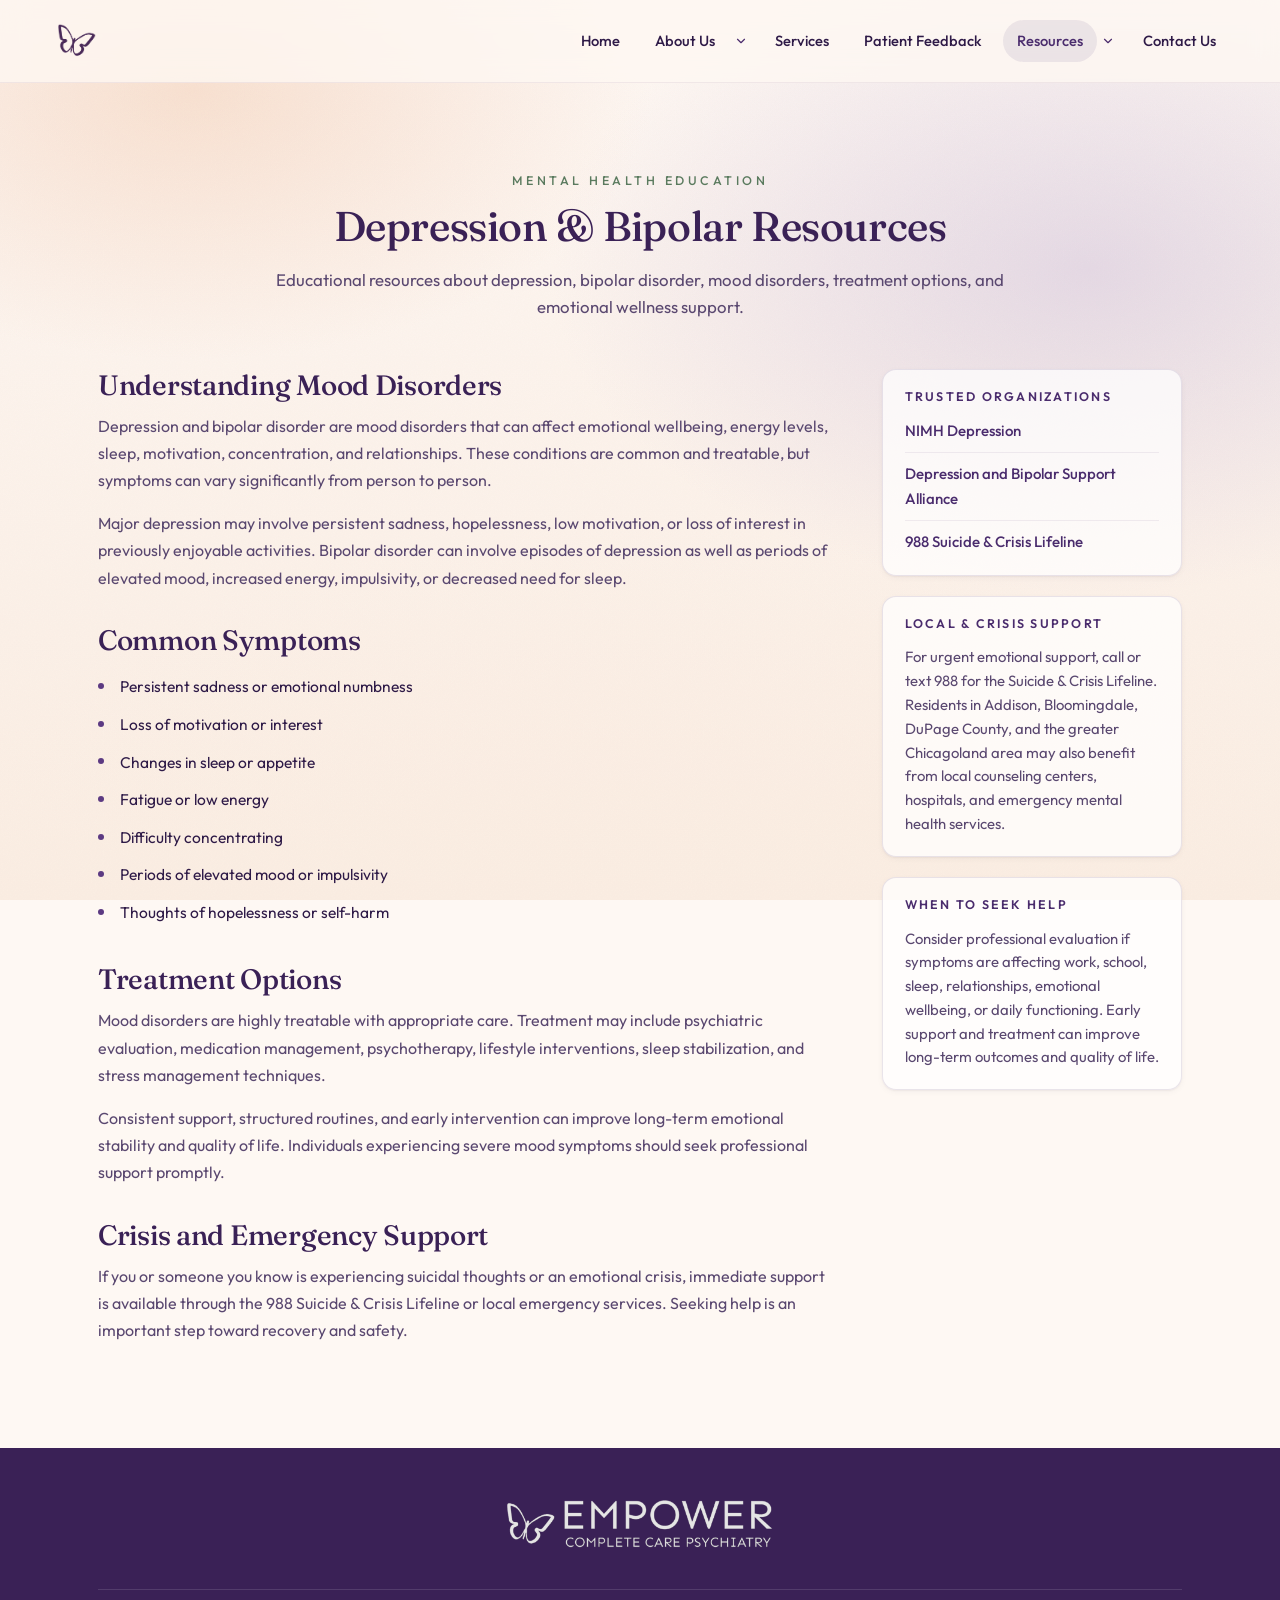
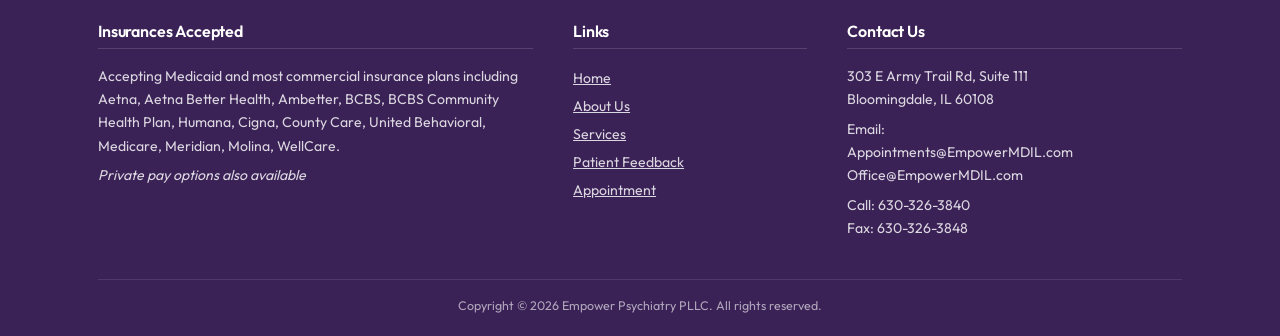
<file: resources/depression-resources.html>
<!DOCTYPE html>
<html lang="en">

<head>
  <meta charset="UTF-8" />
  <meta name="viewport" content="width=device-width, initial-scale=1.0" />

  <title>Depression & Bipolar Resources | Empower Psychiatry — Addison & Bloomingdale, IL</title>

  <meta name="description"
    content="Educational resources about depression, bipolar disorder, mood disorders, treatment options, and emotional wellness support. Serving patients across Addison, Bloomingdale, DuPage County, and the greater Chicagoland area." />

  <link rel="icon" type="image/svg+xml" href="../assets/images/favicon.svg" />
  <link rel="preconnect" href="https://fonts.googleapis.com" />
  <link rel="preconnect" href="https://fonts.gstatic.com" crossorigin />

  <link
    href="https://fonts.googleapis.com/css2?family=Fraunces:ital,wght@0,400;0,500;0,600;1,400&family=Outfit:wght@300;400;500;600&display=swap"
    rel="stylesheet" />
  <link rel="stylesheet" href="../assets/css/styles.css" />

  <!-- GEO / SEO -->
  <script type="application/ld+json">
{
  "@context": "https://schema.org",
  "@type": "MedicalWebPage",
  "name": "Depression & Bipolar Resources",
  "description": "Educational resources about depression, bipolar disorder, mood disorders, treatment options, and emotional wellness support.",
  "url": "https://empowerpsychiatryil.com/resources/depression-resources.html",
  "about": "Depression and Bipolar Disorder",
  "provider": {
    "@type": "MedicalBusiness",
    "name": "Empower Psychiatry",
    "url": "https://empowerpsychiatryil.com",
    "telephone": "+1-630-326-3840",
    "address": {
      "@type": "PostalAddress",
      "streetAddress": "303 E Army Trail Rd, Suite 111",
      "addressLocality": "Bloomingdale",
      "addressRegion": "IL",
      "postalCode": "60108"
    }
  }
}
</script>

</head>

<body>

  <div class="page-bg" aria-hidden="true"></div>

  <!-- NAV -->
  <header class="site-nav">
    <div class="container nav-inner">

      <a href="../index.html" class="nav-brand" aria-label="Empower Psychiatry Home">
        <img src="../assets/images/logo.png" alt="Empower Psychiatry Logo" class="logo-mark">
      </a>

      <button class="nav-toggle" aria-label="Toggle menu" aria-expanded="false">
        <svg viewBox="0 0 24 24" fill="none" stroke-width="2" stroke-linecap="round">
          <line x1="3" y1="7" x2="21" y2="7" />
          <line x1="3" y1="12" x2="21" y2="12" />
          <line x1="3" y1="17" x2="21" y2="17" />
        </svg>
      </button>

      <nav>
        <ul class="nav-links">
          <li><a href="../index.html">Home</a></li>
          <li class = "nav-dropdown">
            <div class="nav-dropdown-trigger">

              <a href="about.html" status="active">
                About Us
              </a>

              <button
                class="dropdown-toggle"
                aria-expanded="false"
                aria-label="Expand About Us"
                type="button">

                <svg
                  viewBox="0 0 24 24"
                  fill="none"
                  stroke-width="2"
                  stroke-linecap="round"
                  stroke-linejoin="round">

                  <polyline points="6 9 12 15 18 9"></polyline>

                </svg>

              </button>

            </div>
            <ul class="dropdown-menu">

              <li>
                <a href="/blog.html">
                  Blog
                </a>
              </li>
            </ul>
          </li>
          <li><a href="../services.html">Services</a></li>
          <li><a href="../feedback.html">Patient Feedback</a></li>
          <li class="nav-dropdown">
            <div class="nav-dropdown-trigger">

              <a href="../resources.html" class="active">
                Resources
              </a>

              <button class="dropdown-toggle" aria-expanded="false" aria-label="Expand Resources menu" type="button">

                <svg viewBox="0 0 24 24" fill="none" stroke-width="2" stroke-linecap="round" stroke-linejoin="round">

                  <polyline points="6 9 12 15 18 9"></polyline>

                </svg>

              </button>

            </div>

            <ul class="dropdown-menu">

              <li>
                <a href="anxiety-resources.html" class="active">
                  Anxiety Disorders
                </a>
              </li>

              <li>
                <a href="depression-resources.html">
                  Depression & Bipolar
                </a>
              </li>

              <li>
                <a href="adhd-resources.html">
                  ADHD
                </a>
              </li>

              <li>
                <a href="ocd-ptsd-resources.html">
                  OCD & PTSD
                </a>
              </li>

              <li>
                <a href="autism-resources.html">
                  Autism Spectrum
                </a>
              </li>

              <li>
                <a href="child-family-resources.html">
                  Child & Family
                </a>
              </li>

              <li>
                <a href="dementia-resources.html">
                  Dementia & Cognitive Health
                </a>
              </li>

            </ul>
          </li>
          <li><a href="../contact.html">Contact Us</a></li>
        </ul>
      </nav>

    </div>
  </header>

  <main>

    <section class="section">

      <div class="container">

        <div class="section-header reveal">

          <div class="section-eyebrow">
            Mental Health Education
          </div>

          <h1 class="section-title">
            Depression & Bipolar Resources
          </h1>

          <p class="section-desc">
            Educational resources about depression, bipolar disorder, mood disorders, treatment options, and emotional
            wellness support.
          </p>

        </div>

        <div class="resource-page-layout">

          <article class="resource-main-content reveal">

            <h2>Understanding Mood Disorders</h2>

            <p>
              Depression and bipolar disorder are mood disorders that can affect emotional wellbeing, energy levels,
              sleep, motivation, concentration, and relationships. These conditions are common and treatable, but
              symptoms can vary significantly from person to person.
            </p>

            <p>
              Major depression may involve persistent sadness, hopelessness, low motivation, or loss of interest in
              previously enjoyable activities. Bipolar disorder can involve episodes of depression as well as periods of
              elevated mood, increased energy, impulsivity, or decreased need for sleep.
            </p>

            <h2>Common Symptoms</h2>

            <ul class="resource-list">
              <li>Persistent sadness or emotional numbness</li>
              <li>Loss of motivation or interest</li>
              <li>Changes in sleep or appetite</li>
              <li>Fatigue or low energy</li>
              <li>Difficulty concentrating</li>
              <li>Periods of elevated mood or impulsivity</li>
              <li>Thoughts of hopelessness or self-harm</li>
            </ul>

            <h2>Treatment Options</h2>

            <p>
              Mood disorders are highly treatable with appropriate care. Treatment may include psychiatric evaluation,
              medication management, psychotherapy, lifestyle interventions, sleep stabilization, and stress management
              techniques.
            </p>

            <p>
              Consistent support, structured routines, and early intervention can improve long-term emotional stability
              and quality of life. Individuals experiencing severe mood symptoms should seek professional support
              promptly.
            </p>

            <h2>Crisis and Emergency Support</h2>

            <p>
              If you or someone you know is experiencing suicidal thoughts or an emotional crisis, immediate support is
              available through the 988 Suicide & Crisis Lifeline or local emergency services. Seeking help is an
              important step toward recovery and safety.
            </p>

          </article>

          <aside class="resource-sidebar reveal">

            <div class="resource-sidebar-card">

              <h3>
                Trusted Organizations
              </h3>

              <ul>
                <li><a href="https://www.nimh.nih.gov/health/topics/depression" target="_blank"
                    rel="noopener noreferrer">NIMH Depression</a></li>
                <li><a href="https://www.dbsalliance.org/" target="_blank" rel="noopener noreferrer">Depression and
                    Bipolar Support Alliance</a></li>
                <li><a href="https://988lifeline.org/" target="_blank" rel="noopener noreferrer">988 Suicide & Crisis
                    Lifeline</a></li>
              </ul>

            </div>

            <div class="resource-sidebar-card">

              <h3>
                Local & Crisis Support
              </h3>

              <p>
                For urgent emotional support, call or text 988 for the Suicide & Crisis Lifeline. Residents in Addison,
                Bloomingdale, DuPage County, and the greater Chicagoland area may also benefit from local counseling
                centers, hospitals, and emergency mental health services.
              </p>

            </div>

            <div class="resource-sidebar-card">

              <h3>
                When To Seek Help
              </h3>

              <p>
                Consider professional evaluation if symptoms are affecting work, school, sleep, relationships, emotional
                wellbeing, or daily functioning. Early support and treatment can improve long-term outcomes and quality
                of life.
              </p>

            </div>

          </aside>

        </div>

      </div>

    </section>

  </main>

  
  <footer class="site-footer">
    <div class="container">
      <div class="footer-brand">
        <img src="../assets/images/full_logo_white.png" alt="Empower Care Psychiatry Logo" class="mark">
      </div>
      <div class="footer-cols">
        <div class="footer-col">
          <h4>Insurances Accepted</h4>
          <p>Accepting Medicaid and most commercial insurance plans including Aetna, Aetna Better Health, Ambetter, BCBS, BCBS Community Health Plan, Humana, Cigna, County Care, United Behavioral, Medicare, Meridian, Molina, WellCare.</p>
          <p><em>Private pay options also available</em></p>
        </div>
        <div class="footer-col">
          <h4>Links</h4>
          <ul style="text-decoration: underline;">
            <li><a href="index.html">Home</a></li>
            <li><a href="about.html">About Us</a></li>
            <li><a href="services.html">Services</a></li>
            <li><a href="feedback.html">Patient Feedback</a></li>
            <li><a href="contact.html">Appointment</a></li>
          </ul>
        </div>
        <div class="footer-col">
          <h4>Contact Us</h4>
          <p>303 E Army Trail Rd, Suite 111<br>Bloomingdale, IL 60108</p>
          <p>
            Email:<br>
            <a href="mailto:Appointments@EmpowerMDIL.com">Appointments@EmpowerMDIL.com</a><br>
            <a href="mailto:Office@EmpowerMDIL.com">Office@EmpowerMDIL.com</a>
          </p>
          <p>
            Call: <a href="tel:6303263840">630-326-3840</a><br>
            Fax: <a href="tel:6303263848">630-326-3848</a><br>
          </p>
        </div>
      </div>

      <div class="footer-bottom">
        Copyright © <span data-year>2026</span> Empower Psychiatry PLLC. All rights reserved.
      </div>
    </div>
  </footer>


  <script src="../assets/js/main.js"></script>

</body>

</html>
</file>
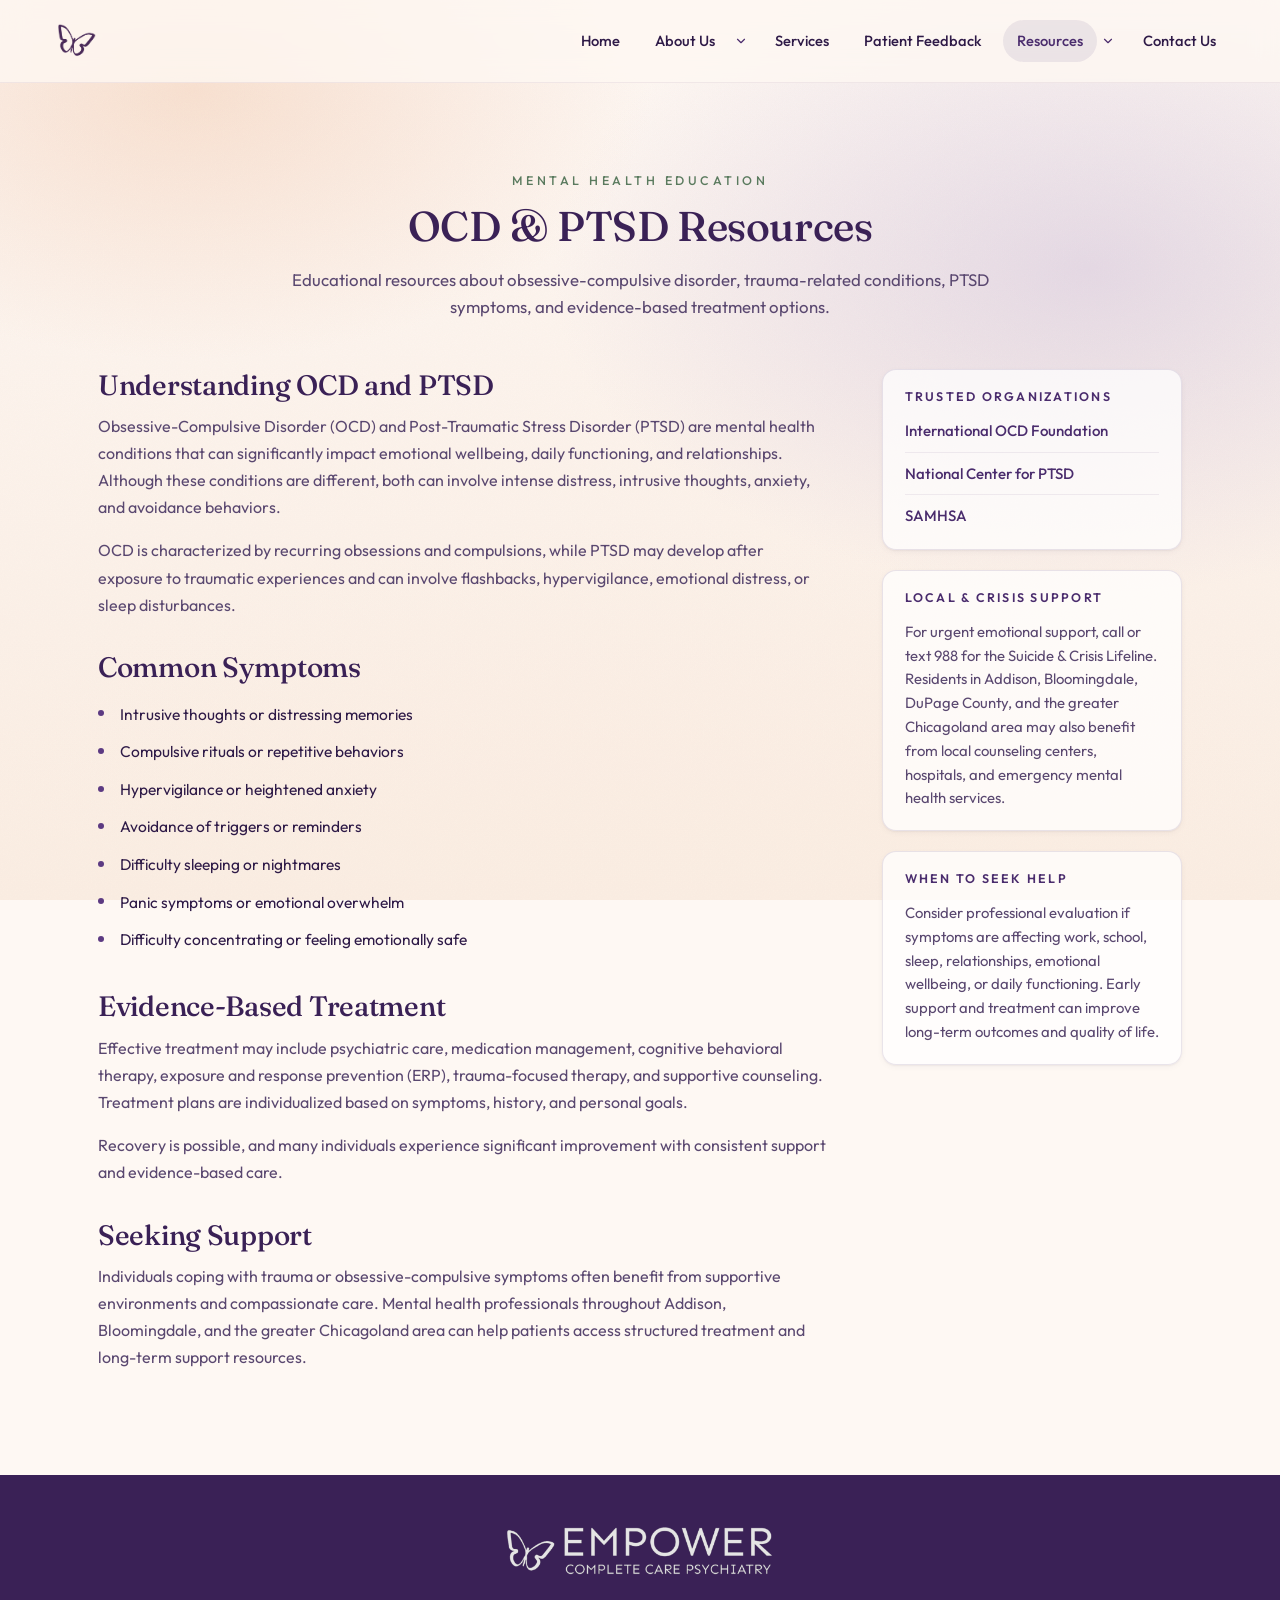
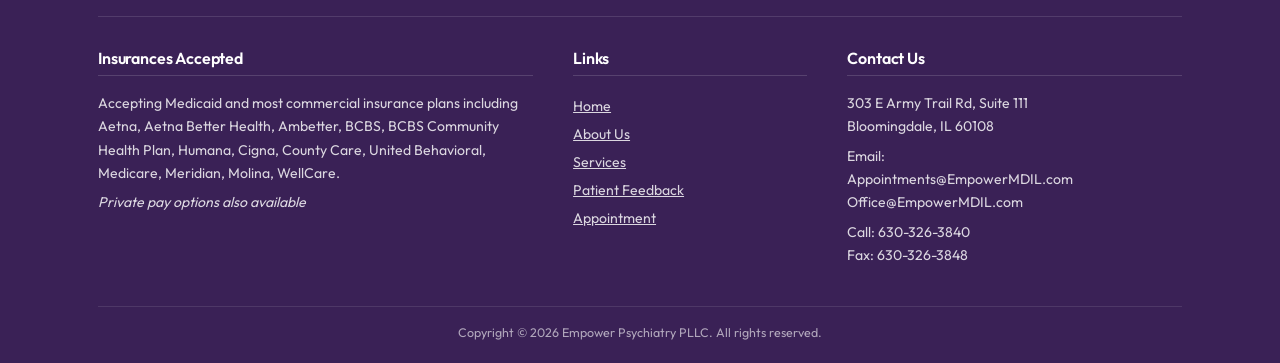
<file: resources/ocd-ptsd-resources.html>
<!DOCTYPE html>
<html lang="en">

<head>
  <meta charset="UTF-8" />
  <meta name="viewport" content="width=device-width, initial-scale=1.0" />

  <title>OCD & PTSD Resources | Empower Psychiatry — Addison & Bloomingdale, IL</title>

  <meta name="description"
    content="Educational resources about obsessive-compulsive disorder, trauma-related conditions, PTSD symptoms, and evidence-based treatment options. Serving patients across Addison, Bloomingdale, DuPage County, and the greater Chicagoland area." />

  <link rel="icon" type="image/svg+xml" href="../assets/images/favicon.svg" />
  <link rel="preconnect" href="https://fonts.googleapis.com" />
  <link rel="preconnect" href="https://fonts.gstatic.com" crossorigin />

  <link
    href="https://fonts.googleapis.com/css2?family=Fraunces:ital,wght@0,400;0,500;0,600;1,400&family=Outfit:wght@300;400;500;600&display=swap"
    rel="stylesheet" />
  <link rel="stylesheet" href="../assets/css/styles.css" />

  <!-- GEO / SEO -->
  <script type="application/ld+json">
{
  "@context": "https://schema.org",
  "@type": "MedicalWebPage",
  "name": "OCD & PTSD Resources",
  "description": "Educational resources about obsessive-compulsive disorder, trauma-related conditions, PTSD symptoms, and evidence-based treatment options.",
  "url": "https://empowerpsychiatryil.com/resources/ocd-ptsd-resources.html",
  "about": "OCD and PTSD",
  "provider": {
    "@type": "MedicalBusiness",
    "name": "Empower Psychiatry",
    "url": "https://empowerpsychiatryil.com",
    "telephone": "+1-630-326-3840",
    "address": {
      "@type": "PostalAddress",
      "streetAddress": "303 E Army Trail Rd, Suite 111",
      "addressLocality": "Bloomingdale",
      "addressRegion": "IL",
      "postalCode": "60108"
    }
  }
}
</script>

</head>

<body>

  <div class="page-bg" aria-hidden="true"></div>

  <!-- NAV -->
  <header class="site-nav">
    <div class="container nav-inner">

      <a href="../index.html" class="nav-brand" aria-label="Empower Psychiatry Home">
        <img src="../assets/images/logo.png" alt="Empower Psychiatry Logo" class="logo-mark">
      </a>

      <button class="nav-toggle" aria-label="Toggle menu" aria-expanded="false">
        <svg viewBox="0 0 24 24" fill="none" stroke-width="2" stroke-linecap="round">
          <line x1="3" y1="7" x2="21" y2="7" />
          <line x1="3" y1="12" x2="21" y2="12" />
          <line x1="3" y1="17" x2="21" y2="17" />
        </svg>
      </button>

      <nav>
        <ul class="nav-links">
          <li><a href="../index.html">Home</a></li>
          <li class = "nav-dropdown">
            <div class="nav-dropdown-trigger">

              <a href="about.html" status="active">
                About Us
              </a>

              <button
                class="dropdown-toggle"
                aria-expanded="false"
                aria-label="Expand About Us"
                type="button">

                <svg
                  viewBox="0 0 24 24"
                  fill="none"
                  stroke-width="2"
                  stroke-linecap="round"
                  stroke-linejoin="round">

                  <polyline points="6 9 12 15 18 9"></polyline>

                </svg>

              </button>

            </div>
            <ul class="dropdown-menu">

              <li>
                <a href="/blog.html">
                  Blog
                </a>
              </li>
            </ul>
          </li>
          <li><a href="../services.html">Services</a></li>
          <li><a href="../feedback.html">Patient Feedback</a></li>
          <li class="nav-dropdown">
            <div class="nav-dropdown-trigger">

              <a href="../resources.html" class="active">
                Resources
              </a>

              <button class="dropdown-toggle" aria-expanded="false" aria-label="Expand Resources menu" type="button">

                <svg viewBox="0 0 24 24" fill="none" stroke-width="2" stroke-linecap="round" stroke-linejoin="round">

                  <polyline points="6 9 12 15 18 9"></polyline>

                </svg>

              </button>

            </div>

            <ul class="dropdown-menu">

              <li>
                <a href="anxiety-resources.html" class="active">
                  Anxiety Disorders
                </a>
              </li>

              <li>
                <a href="depression-resources.html">
                  Depression & Bipolar
                </a>
              </li>

              <li>
                <a href="adhd-resources.html">
                  ADHD
                </a>
              </li>

              <li>
                <a href="ocd-ptsd-resources.html">
                  OCD & PTSD
                </a>
              </li>

              <li>
                <a href="autism-resources.html">
                  Autism Spectrum
                </a>
              </li>

              <li>
                <a href="child-family-resources.html">
                  Child & Family
                </a>
              </li>

              <li>
                <a href="dementia-resources.html">
                  Dementia & Cognitive Health
                </a>
              </li>

            </ul>
          </li>
          <li><a href="../contact.html">Contact Us</a></li>
        </ul>
      </nav>

    </div>
  </header>

  <main>

    <section class="section">

      <div class="container">

        <div class="section-header reveal">

          <div class="section-eyebrow">
            Mental Health Education
          </div>

          <h1 class="section-title">
            OCD & PTSD Resources
          </h1>

          <p class="section-desc">
            Educational resources about obsessive-compulsive disorder, trauma-related conditions, PTSD symptoms, and
            evidence-based treatment options.
          </p>

        </div>

        <div class="resource-page-layout">

          <article class="resource-main-content reveal">

            <h2>Understanding OCD and PTSD</h2>

            <p>
              Obsessive-Compulsive Disorder (OCD) and Post-Traumatic Stress Disorder (PTSD) are mental health conditions
              that can significantly impact emotional wellbeing, daily functioning, and relationships. Although these
              conditions are different, both can involve intense distress, intrusive thoughts, anxiety, and avoidance
              behaviors.
            </p>

            <p>
              OCD is characterized by recurring obsessions and compulsions, while PTSD may develop after exposure to
              traumatic experiences and can involve flashbacks, hypervigilance, emotional distress, or sleep
              disturbances.
            </p>

            <h2>Common Symptoms</h2>

            <ul class="resource-list">
              <li>Intrusive thoughts or distressing memories</li>
              <li>Compulsive rituals or repetitive behaviors</li>
              <li>Hypervigilance or heightened anxiety</li>
              <li>Avoidance of triggers or reminders</li>
              <li>Difficulty sleeping or nightmares</li>
              <li>Panic symptoms or emotional overwhelm</li>
              <li>Difficulty concentrating or feeling emotionally safe</li>
            </ul>

            <h2>Evidence-Based Treatment</h2>

            <p>
              Effective treatment may include psychiatric care, medication management, cognitive behavioral therapy,
              exposure and response prevention (ERP), trauma-focused therapy, and supportive counseling. Treatment plans
              are individualized based on symptoms, history, and personal goals.
            </p>

            <p>
              Recovery is possible, and many individuals experience significant improvement with consistent support and
              evidence-based care.
            </p>

            <h2>Seeking Support</h2>

            <p>
              Individuals coping with trauma or obsessive-compulsive symptoms often benefit from supportive environments
              and compassionate care. Mental health professionals throughout Addison, Bloomingdale, and the greater
              Chicagoland area can help patients access structured treatment and long-term support resources.
            </p>

          </article>

          <aside class="resource-sidebar reveal">

            <div class="resource-sidebar-card">

              <h3>
                Trusted Organizations
              </h3>

              <ul>
                <li><a href="https://iocdf.org/" target="_blank" rel="noopener noreferrer">International OCD
                    Foundation</a></li>
                <li><a href="https://www.ptsd.va.gov/" target="_blank" rel="noopener noreferrer">National Center for
                    PTSD</a></li>
                <li><a href="https://www.samhsa.gov/" target="_blank" rel="noopener noreferrer">SAMHSA</a></li>
              </ul>

            </div>

            <div class="resource-sidebar-card">

              <h3>
                Local & Crisis Support
              </h3>

              <p>
                For urgent emotional support, call or text 988 for the Suicide & Crisis Lifeline. Residents in Addison,
                Bloomingdale, DuPage County, and the greater Chicagoland area may also benefit from local counseling
                centers, hospitals, and emergency mental health services.
              </p>

            </div>

            <div class="resource-sidebar-card">

              <h3>
                When To Seek Help
              </h3>

              <p>
                Consider professional evaluation if symptoms are affecting work, school, sleep, relationships, emotional
                wellbeing, or daily functioning. Early support and treatment can improve long-term outcomes and quality
                of life.
              </p>

            </div>

          </aside>

        </div>

      </div>

    </section>

  </main>

  
  <footer class="site-footer">
    <div class="container">
      <div class="footer-brand">
        <img src="../assets/images/full_logo_white.png" alt="Empower Care Psychiatry Logo" class="mark">
      </div>
      <div class="footer-cols">
        <div class="footer-col">
          <h4>Insurances Accepted</h4>
          <p>Accepting Medicaid and most commercial insurance plans including Aetna, Aetna Better Health, Ambetter, BCBS, BCBS Community Health Plan, Humana, Cigna, County Care, United Behavioral, Medicare, Meridian, Molina, WellCare.</p>
          <p><em>Private pay options also available</em></p>
        </div>
        <div class="footer-col">
          <h4>Links</h4>
          <ul style="text-decoration: underline;">
            <li><a href="index.html">Home</a></li>
            <li><a href="about.html">About Us</a></li>
            <li><a href="services.html">Services</a></li>
            <li><a href="feedback.html">Patient Feedback</a></li>
            <li><a href="contact.html">Appointment</a></li>
          </ul>
        </div>
        <div class="footer-col">
          <h4>Contact Us</h4>
          <p>303 E Army Trail Rd, Suite 111<br>Bloomingdale, IL 60108</p>
          <p>
            Email:<br>
            <a href="mailto:Appointments@EmpowerMDIL.com">Appointments@EmpowerMDIL.com</a><br>
            <a href="mailto:Office@EmpowerMDIL.com">Office@EmpowerMDIL.com</a>
          </p>
          <p>
            Call: <a href="tel:6303263840">630-326-3840</a><br>
            Fax: <a href="tel:6303263848">630-326-3848</a><br>
          </p>
        </div>
      </div>

      <div class="footer-bottom">
        Copyright © <span data-year>2026</span> Empower Psychiatry PLLC. All rights reserved.
      </div>
    </div>
  </footer>

  <script src="../assets/js/main.js"></script>

</body>

</html>
</file>
<file: assets/css/styles.css>
/* =========================================================================
   Empower Complete Care Psychiatry — Site Styles
   ========================================================================= */

/* ---------- Design Tokens ---------- */
:root {
  /* Brand colors */
  --color-purple-900: #2E1A47;
  --color-purple-800: #3A2156;
  --color-purple-700: #4A2C6D;
  --color-purple-600: #5C3A82;
  --color-purple-500: #7355A0;
  --color-purple-300: #B8A5D1;
  --color-purple-100: #EDE5F5;

  --color-cream-50:  #FEF8F3;
  --color-cream-100: #FBEEE2;
  --color-cream-200: #F5DBC4;
  --color-peach:     #F2C6A8;

  --color-sage:      #7A9A7E;
  --color-sage-dark: #5A7A5E;

  --color-ink:       #1F1530;
  --color-text:      #2E1A47;
  --color-text-soft: #5A4870;
  --color-muted:     #8A7B9B;

  /* Typography */
  --font-display: 'Fraunces', 'Playfair Display', Georgia, serif;
  --font-body:    'Outfit', 'Manrope', system-ui, sans-serif;

  /* Spacing */
  --container-max: 1180px;
  --space-page-x: clamp(1.25rem, 4vw, 3rem);

  /* Radius */
  --radius-sm: 8px;
  --radius-md: 14px;
  --radius-lg: 22px;
  --radius-pill: 999px;

  /* Borders (translated from frequently used rgba purple values) */
  --border-faint: rgba(74, 44, 109, 0.08);
  --border-soft:  rgba(74, 44, 109, 0.12);

  /* Shadows */
  --shadow-sm: 0 1px 2px rgba(46, 26, 71, 0.06), 0 2px 6px rgba(46, 26, 71, 0.04);
  --shadow-md: 0 4px 14px rgba(46, 26, 71, 0.08), 0 8px 28px rgba(46, 26, 71, 0.06);
  --shadow-lg: 0 12px 40px rgba(46, 26, 71, 0.12);

  /* Transitions */
  --ease: cubic-bezier(0.22, 0.61, 0.36, 1);
  --t-fast: 160ms;
  --t-med: 280ms;
  --t-slow: 500ms;
}

/* ---------- Reset & Base ---------- */
*, *::before, *::after { box-sizing: border-box; }

html { scroll-behavior: smooth; }

body {
  margin: 0;
  font-family: var(--font-body);
  font-size: 16px;
  line-height: 1.6;
  color: var(--color-text);
  background: var(--color-cream-50);
  -webkit-font-smoothing: antialiased;
  text-rendering: optimizeLegibility;
  min-height: 100vh;
  display: flex;
  flex-direction: column;
}

img { max-width: 100%; height: auto; display: block; }

a:not(.btn) {
  color: var(--color-purple-700);
  text-decoration: none;
  transition: color var(--t-fast) var(--ease);
}

a:not(.btn):hover {
  color: var(--color-purple-500);
}

h1, h2, h3, h4 {
  font-family: var(--font-display);
  font-weight: 500;
  letter-spacing: -0.01em;
  color: var(--color-purple-800);
  line-height: 1.15;
  margin: 0 0 0.6em;
}

h1 { font-size: clamp(2.2rem, 5vw, 3.6rem); }
h2 { font-size: clamp(1.7rem, 3.5vw, 2.5rem); }
h3 { font-size: clamp(1.15rem, 2vw, 1.35rem); }

p { margin: 0 0 1em; }

.container {
  width: 100%;
  max-width: var(--container-max);
  margin: 0 auto;
  padding-left: var(--space-page-x);
  padding-right: var(--space-page-x);
}

/* ---------- Atmospheric Background ---------- */
.page-bg {
  position: fixed;
  inset: 0;
  z-index: -1;
  background:
    radial-gradient(ellipse 60% 50% at 15% 10%, rgba(242, 198, 168, 0.45), transparent 60%),
    radial-gradient(ellipse 70% 60% at 85% 30%, rgba(184, 165, 209, 0.35), transparent 60%),
    radial-gradient(ellipse 80% 60% at 50% 100%, rgba(251, 238, 226, 0.8), transparent 70%),
    linear-gradient(180deg, var(--color-cream-50) 0%, var(--color-cream-100) 100%);
}

.page-bg::after {
  content: '';
  position: absolute;
  inset: 0;
  background-image: url("data:image/svg+xml;utf8,<svg xmlns='http://www.w3.org/2000/svg' width='120' height='120'><filter id='n'><feTurbulence type='fractalNoise' baseFrequency='0.85' numOctaves='2'/><feColorMatrix values='0 0 0 0 0.2  0 0 0 0 0.1  0 0 0 0 0.3  0 0 0 0.04 0'/></filter><rect width='120' height='120' filter='url(%23n)'/></svg>");
  opacity: 0.6;
  pointer-events: none;
}

/* ---------- Navigation ---------- */
.site-nav {
  position: sticky;
  top: 0;
  z-index: 100;
  backdrop-filter: blur(14px);
  -webkit-backdrop-filter: blur(14px);
  background: rgba(254, 248, 243, 0.78);
  border-bottom: 1px solid var(--border-faint);
  transition: box-shadow var(--t-med) var(--ease), background var(--t-med) var(--ease);
}
.site-nav.scrolled {
  box-shadow: var(--shadow-sm);
  background: rgba(254, 248, 243, 0.92);
}

.nav-inner {
  display: flex;
  align-items: center;
  justify-content: space-between;
  gap: 1.5rem;
  padding: 1rem 0;
}

.nav-brand {
  display: flex;
  align-items: center;
  gap: 0.75rem;
  text-decoration: none;
}

.nav-brand .logo-mark {
  width: 50px;
  height: auto;
  flex-shrink: 0;
  transition: transform var(--t-med) var(--ease);
}
.nav-brand:hover .logo-mark { transform: rotate(-6deg) scale(1.05); }

.nav-links {
  display: flex;
  gap: 0.4rem;
  list-style: none;
  margin: 0;
  padding: 0;
  align-items: center;
}

.nav-links a {
  position: relative;
  padding: 0.55rem 0.9rem;
  font-size: 0.92rem;
  font-weight: 500;
  color: var(--color-text);
  border-radius: var(--radius-pill);
  transition: color var(--t-fast) var(--ease), background var(--t-fast) var(--ease);
}
.nav-links a:hover { color: var(--color-purple-700); background: rgba(74, 44, 109, 0.06); }
.nav-links a.active { color: var(--color-purple-700); background: rgba(74, 44, 109, 0.09); }

/* Mobile nav toggle */
.nav-toggle {
  display: none;
  background: transparent;
  border: 0;
  cursor: pointer;
  padding: 0.5rem;
  border-radius: var(--radius-sm);
}
.nav-toggle svg { width: 26px; height: 26px; stroke: var(--color-purple-700); }

@media (max-width: 860px) {
  .nav-toggle { display: block; }
  .nav-links {
    position: absolute;
    top: 100%;
    left: 0;
    right: 0;
    flex-direction: column;
    background: rgba(254, 248, 243, 0.98);
    backdrop-filter: blur(14px);
    border-bottom: 1px solid rgba(74, 44, 109, 0.1);
    padding: 1rem var(--space-page-x);
    gap: 0.2rem;
    align-items: stretch;
    transform: translateY(-10px);
    opacity: 0;
    pointer-events: none;
    transition: transform var(--t-med) var(--ease), opacity var(--t-med) var(--ease);
  }
  .nav-links.open {
    transform: translateY(0);
    opacity: 1;
    pointer-events: auto;
  }
  .nav-links a { padding: 0.7rem 1rem; }
}

/* ---------- Buttons ---------- */
.btn {
  --btn-bg: var(--color-purple-700);
  --btn-fg: #fff;
  display: inline-flex;
  align-items: center;
  gap: 0.55rem;
  padding: 0.85rem 1.6rem;
  background: var(--btn-bg);
  color: var(--btn-fg);
  font-family: var(--font-body);
  font-weight: 500;
  font-size: 0.98rem;
  letter-spacing: 0.01em;
  border: 0;
  border-radius: var(--radius-pill);
  cursor: pointer;
  text-decoration: none;
  box-shadow: 0 4px 14px rgba(74, 44, 109, 0.25);
  transition:
    transform var(--t-med) var(--ease),
    box-shadow var(--t-med) var(--ease),
    background var(--t-med) var(--ease),
    filter var(--t-med) var(--ease);
  position: relative;
  overflow: hidden;
}

.btn,
.btn:link,
.btn:visited {
  color: var(--btn-fg);
}

.btn::before {
  content: '';
  position: absolute;
  inset: 0;
  background: linear-gradient(120deg, transparent 30%, rgba(255, 255, 255, 0.25) 50%, transparent 70%);
  transform: translateX(-100%);
  transition: transform var(--t-slow) var(--ease);
}

.btn:hover {
  transform: translateY(-2px);
  box-shadow: 0 8px 22px rgba(74, 44, 109, 0.35);
  filter: hue-rotate(-10deg) saturate(1.1);
  color: #fff;
}
.btn:hover::before { transform: translateX(100%); }
.btn:active { transform: translateY(0); }

.btn .arrow {
  width: 18px;
  height: 18px;
  transition: transform var(--t-med) var(--ease);
}
.btn:hover .arrow { transform: translateX(4px); }

.btn-lg {
  padding: 1.05rem 2rem;
  font-size: 1.05rem;
}

/* ---------- Hero (Home) ---------- */
.hero {
  padding: clamp(3rem, 8vw, 6rem) 0 clamp(2.5rem, 6vw, 4rem);
  text-align: center;
  position: relative;
}

.hero-logo {
  display: flex;
  flex-direction: column;
  align-items: center;
  gap: 0.5rem;
  margin-bottom: 2rem;
  animation: floatIn 800ms var(--ease) both;
}

.hero-logo-image {
  width: clamp(220px, 35vw, 500px);
  height: auto;
  display: block;
}

.hero-headline {
  font-family: var(--font-display);
  font-size: clamp(1.5rem, 3.5vw, 2.4rem);
  font-style: italic;
  color: var(--color-sage-dark);
  font-weight: 400;
  margin: 0 auto 0.4rem;
  max-width: 800px;
  animation: floatIn 800ms 150ms var(--ease) both;
}

.hero-sub {
  font-size: clamp(1rem, 1.6vw, 1.25rem);
  color: var(--color-text-soft);
  margin: 0 auto 2.5rem;
  animation: floatIn 800ms 300ms var(--ease) both;
}

.hero-cta {
  display: flex;
  gap: 1rem;
  justify-content: center;
  flex-wrap: wrap;
  animation: floatIn 800ms 450ms var(--ease) both;
}

@keyframes floatIn {
  from { opacity: 0; transform: translateY(14px); }
  to { opacity: 1; transform: translateY(0); }
}

/* ---------- Section primitives ---------- */
.section {
  padding: clamp(3rem, 7vw, 5.5rem) 0;
}

.section-header {
  text-align: center;
  max-width: 760px;
  margin: 0 auto 3rem;
}
.section-eyebrow {
  font-size: 0.78rem;
  letter-spacing: 0.28em;
  text-transform: uppercase;
  color: var(--color-sage-dark);
  font-weight: 500;
  margin-bottom: 0.75rem;
}
.section-title {
  font-size: clamp(1.8rem, 3.5vw, 2.6rem);
  margin-bottom: 1rem;
}
.section-desc {
  color: var(--color-text-soft);
  font-size: 1.05rem;
}

/* ---------- Pillars (Home) ---------- */
.pillars {
  display: grid;
  grid-template-columns: repeat(auto-fit, minmax(220px, 1fr));
  gap: 1.5rem;
  margin-top: 2.5rem;
}

.pillar {
  padding: 1.75rem 1.5rem 1.5rem;
  border-top: 1.5px solid rgba(74, 44, 109, 0.2);
  transition: border-color var(--t-med) var(--ease), transform var(--t-med) var(--ease);
}
.pillar:hover {
  border-top-color: var(--color-purple-700);
  transform: translateY(-3px);
}
.pillar-icon {
  width: 36px;
  height: 36px;
  margin-bottom: 1rem;
  color: var(--color-purple-600);
}
.pillar h3 {
  font-family: var(--font-body);
  font-size: 0.82rem;
  letter-spacing: 0.18em;
  text-transform: uppercase;
  color: var(--color-purple-800);
  font-weight: 600;
  margin-bottom: 0.75rem;
}
.pillar p {
  color: var(--color-text-soft);
  font-size: 0.95rem;
  margin: 0;
}

/* ---------- Why Choose Us Layout ---------- */
.why-layout {
  display: grid;
  grid-template-columns: 0.95fr 1.25fr;
  gap: clamp(2rem, 5vw, 4rem);
  align-items: center;
  margin-top: 2rem;
}

@media (max-width: 860px) {
  .why-layout {
    grid-template-columns: 1fr;
  }
}

.why-content {
  display: grid;
  gap: 1rem;
}

.why-simple-item {
  padding-bottom: 1rem;
  border-bottom: 1px solid var(--border-faint);
}

.why-simple-item:last-child {
  border-bottom: none;
}

.why-simple-item h4 {
  font-family: var(--font-body);
  font-size: 1rem;
  font-weight: 600;
  color: var(--color-purple-800);
  margin-bottom: 0.35rem;
}

.why-simple-item p {
  margin: 0;
  color: var(--color-text-soft);
  font-size: 0.95rem;
  line-height: 1.6;
}

.why-video {
  position: relative;
  width: 100%;
  aspect-ratio: 16 / 9;
  border-radius: var(--radius-lg);
  overflow: hidden;
  box-shadow: var(--shadow-lg);
  background: #000;

  transform: scale(1.04) translateX(18px);
  transform-origin: center;
}

.why-video iframe {
  width: 100%;
  height: 100%;
  border: 0;
  display: block;
}

@media (max-width: 860px) {
  .why-video {
    transform: none;
  }
}

/* ---------- About Page ---------- */
.about-grid {
  display: grid;
  grid-template-columns: minmax(260px, 380px) 1fr;
  gap: clamp(2rem, 5vw, 4rem);
  align-items: center;
}
@media (max-width: 760px) {
  .about-grid { grid-template-columns: 1fr; }
}

.doctor-photo {
  width: 100%;
  aspect-ratio: 1 / 1;
  border-radius: 50%;
  overflow: hidden;
  background: var(--color-cream-200);
  box-shadow: var(--shadow-lg);
  position: relative;
  transition: transform var(--t-slow) var(--ease);
}
.doctor-photo:hover { transform: scale(1.02); }
.doctor-photo img { width: 100%; height: 100%; object-fit: cover; }

.about-text h1 {
  position: relative;
  display: inline-block;
  padding-top: 1.8rem;
}
.about-logo {
  position: absolute;
  top: -30px;
  right: -150px;

  width: 90px;
  height: auto;

  opacity: 0.95;
}
.about-text p {
  color: var(--color-text-soft);
  font-size: 1.05rem;
  line-height: 1.7;
}

/* ---------- Services Page ---------- */
.services-intro {
  display: flex;
  align-items: flex-start;
  gap: 1rem;
  margin-bottom: 3rem;
}

.services-intro h1 { margin-bottom: 0.5rem; }
.services-intro p {
  color: var(--color-text-soft);
  font-size: 1.05rem;
  max-width: 820px;
}

.services-intro .logo-mark {
  width: 80px;
  height: auto;
  flex-shrink: 0;
  object-fit: contain;
  margin-top: 0.25rem;
}

.service-cards {
  display: grid;
  grid-template-columns: repeat(2, minmax(0, 1fr));
  gap: 1.5rem;
  margin-bottom: 4rem;
}

@media (max-width: 760px) {
  .service-cards {
    grid-template-columns: 1fr;
  }
}

.service-card {
  background: rgba(255, 255, 255, 0.7);
  border: 1px solid rgba(74, 44, 109, 0.1);
  border-radius: var(--radius-md);
  padding: 1.35rem 1.5rem;
  transition: transform var(--t-med) var(--ease), box-shadow var(--t-med) var(--ease), border-color var(--t-med) var(--ease);
}
.service-card:hover {
  transform: translateY(-4px);
  box-shadow: var(--shadow-md);
  border-color: rgba(74, 44, 109, 0.25);
}
.service-card h3 {
  font-family: var(--font-display);
  font-size: 1.4rem;
  margin-bottom: 0.75rem;
}
.service-card p {
  color: var(--color-text-soft);
  font-size: 0.97rem;
  line-height: 1.65;
  margin-bottom: 1.25rem;
}

.tag-list {
  display: flex;
  flex-wrap: wrap;
  gap: 0.5rem;
}
.tag {
  display: inline-block;
  padding: 0.4rem 0.85rem;
  background: var(--color-cream-100);
  border: 1px solid var(--border-soft);
  border-radius: var(--radius-pill);
  font-size: 0.78rem;
  color: var(--color-purple-700);
  font-weight: 500;
  transition: background var(--t-fast) var(--ease), transform var(--t-fast) var(--ease);
}
.tag:hover {
  background: var(--color-purple-100);
  transform: translateY(-1px);
}

.conditions-block {
  display: grid;
  grid-template-columns: 1fr 1fr;
  gap: clamp(2rem, 4vw, 3.5rem);
  align-items: center;
  background: rgba(255, 255, 255, 0.4);
  border-radius: var(--radius-lg);
  padding: clamp(1.5rem, 4vw, 3rem);
  border: 1px solid var(--border-faint);
}
@media (max-width: 760px) {
  .conditions-block { grid-template-columns: 1fr; }
}

.conditions-list {
  list-style: none;
  padding: 0;
  margin: 0;
  columns: 1;
  column-gap: 2rem;
}
.conditions-list li {
  position: relative;
  padding: 0.5rem 0 0.5rem 1.5rem;
  color: var(--color-text);
  font-size: 0.97rem;
  break-inside: avoid;
  transition: padding-left var(--t-fast) var(--ease), color var(--t-fast) var(--ease);
}
.conditions-list li::before {
  content: '';
  position: absolute;
  left: 0;
  top: 1rem;
  width: 6px;
  height: 6px;
  border-radius: 50%;
  background: var(--color-purple-600);
  transition: width var(--t-fast) var(--ease), background var(--t-fast) var(--ease);
}
.conditions-list li:hover {
  padding-left: 1.75rem;
  color: var(--color-purple-700);
}
.conditions-list li:hover::before {
  width: 14px;
  border-radius: 4px;
  background: var(--color-purple-700);
}

.conditions-visual {
  aspect-ratio: 4 / 3;
  border-radius: var(--radius-md);
  background: linear-gradient(135deg, var(--color-purple-100), var(--color-cream-200));
  position: relative;
  overflow: hidden;
  box-shadow: var(--shadow-md);
}
.conditions-visual svg {
  position: absolute;
  inset: 0;
  width: 100%;
  height: 100%;
}
.conditions-image {
  width: 100%;
  height: 100%;
  object-fit: cover;
  display: block;
}

/* ---------- Patient Feedback Page ---------- */
.feedback-hero {
  display: grid;
  grid-template-columns: 1fr 1.3fr;
  gap: clamp(2rem, 5vw, 4rem);
  align-items: stretch;
  margin-bottom: 3.5rem;
}
@media (max-width: 760px) {
  .feedback-hero { grid-template-columns: 1fr; }
}

.feedback-hero-image {
  position: relative;
  display: flex;
  flex-direction: column;
  height: 100%;
}

.feedback-hero-image img {
  width: 100%;
  display: block;
  border-radius: var(--radius-lg);
  margin-top: 6.5rem;
}

@media (max-width: 760px) {
  .feedback-hero-image img { margin-top: 0; }
}

.feedback-read-more-btn {
  width: 100%;
  margin-top: 1.5rem;
  margin-bottom: 0;
  justify-content: center;
  text-align: center;
  padding: 1rem 1.5rem;
}

.testimonials {
  display: grid;
  gap: 1.5rem;
}

.testimonial {
  background: rgba(255, 255, 255, 0.65);
  border-left: 3px solid var(--color-purple-600);
  border-radius: var(--radius-md);
  padding: 1.5rem 1.75rem;
  transition: transform var(--t-med) var(--ease), box-shadow var(--t-med) var(--ease), border-left-color var(--t-med) var(--ease);
  position: relative;
  cursor: pointer;
}
.testimonial:hover {
  transform: translateX(4px);
  box-shadow: var(--shadow-md);
  border-left-color: var(--color-sage);
}
.testimonial h3 {
  font-family: var(--font-body);
  font-size: 1.02rem;
  font-weight: 600;
  color: var(--color-purple-800);
  margin-bottom: 0.6rem;
}
.testimonial p {
  color: var(--color-text);
  font-size: 0.96rem;
  line-height: 1.6;
  margin-bottom: 1rem;
  font-style: italic;
}
.testimonial-link {
  text-decoration: none;
  color: inherit;
  display: block;
}

.testimonial-link-icon {
  position: absolute;
  top: 1rem;
  right: 1rem;

  width: 32px;
  height: 32px;

  display: flex;
  align-items: center;
  justify-content: center;

  border-radius: 50%;
  background: rgba(74, 44, 109, 0.08);

  font-size: 1rem;
  font-weight: 700;
  color: var(--color-purple-700);

  transition:
    transform var(--t-fast) var(--ease),
    background var(--t-fast) var(--ease);
}

.testimonial-stars {
  color: #f5b301;
  font-size: 1.15rem;
  letter-spacing: 0.12rem;
  margin-bottom: 0.75rem;
  font-weight: 700;
}

.testimonial-link:hover .testimonial-link-icon {
  transform: translate(2px, -2px);
  background: rgba(74, 44, 109, 0.14);
}

.testimonial-meta {
  display: flex;
  justify-content: space-between;
  align-items: center;
  font-size: 0.85rem;
  color: var(--color-muted);
}

/* ---------- Contact Page ---------- */
.contact-grid {
  display: grid;
  grid-template-columns: 1fr 1.05fr;
  gap: clamp(2rem, 5vw, 5rem);
  align-items: center;
}

.contact-info {
  display: flex;
  flex-direction: column;
  gap: 1.5rem;
}

.contact-heading {
  display: flex;
  align-items: flex-start;
  gap: 1rem;
  margin-bottom: 0.5rem;
}

.contact-heading h1 {
  margin: 0;
  font-size: clamp(2.2rem, 4vw, 3.6rem);
}

.contact-card {
  background: rgba(255, 255, 255, 0.72);
  border: 1px solid var(--border-faint);
  border-radius: var(--radius-lg);
  padding: 1.6rem 1.7rem;
  backdrop-filter: blur(12px);
  box-shadow: var(--shadow-md);
}

.contact-card h3 {
  font-family: var(--font-body);
  font-size: 1rem;
  font-weight: 600;
  margin-bottom: 1rem;
  color: var(--color-purple-800);
}

.contact-card p {
  margin: 0;
  line-height: 1.7;
  color: var(--color-text);
}

.contact-card a {
  color: var(--color-purple-700);
}

.appointment-card {
  background: linear-gradient(
    135deg,
    rgba(237, 229, 245, 0.9),
    rgba(255, 255, 255, 0.95)
  );
}

.book-now-btn {
  margin: 0.4rem 0 1.5rem;
  min-width: 230px;
  justify-content: center;
  font-weight: 600;
  letter-spacing: 0.02em;
}

.book-now-btn,
.book-now-btn:link,
.book-now-btn:visited {
  color: #fff !important;
}

.contact-methods {
  display: flex;
  flex-direction: column;
  gap: 1rem;
}

.contact-method {
  display: flex;
  align-items: center;
  gap: 0.6rem;
  flex-wrap: wrap;
  padding-bottom: 0.9rem;
  border-bottom: 1px solid var(--border-faint);
  font-size: 0.98rem;
}

.contact-method:last-child {
  border-bottom: none;
  padding-bottom: 0;
}

.contact-method strong {
  min-width: 70px;
  color: var(--color-purple-800);
}

.contact-method a {
  word-break: break-word;
}

.hours-grid {
  display: grid;
  grid-template-columns: repeat(2, 1fr);
  gap: 2rem;
}

.hours-grid h4 {
  font-family: var(--font-body);
  font-size: 0.92rem;
  margin-bottom: 0.7rem;
  color: var(--color-purple-700);
}

.hours-grid ul {
  margin: 0;
  padding-left: 1rem;
}

.hours-grid li {
  margin-bottom: 0.45rem;
  color: var(--color-text-soft);
}

.contact-visual {
  position: relative;
  border-radius: 30px;
  overflow: hidden;
  box-shadow: var(--shadow-lg);
}

.contact-image {
  width: 100%;
  height: 100%;
  object-fit: cover;
  display: block;
}

/* subtle frame effect */
.contact-visual::before {
  content: '';
  position: absolute;
  inset: 18px;
  border: 1px solid rgba(255, 255, 255, 0.45);
  border-radius: var(--radius-lg);
  pointer-events: none;
}

@media (max-width: 980px) {
  .contact-grid {
    grid-template-columns: 1fr;
  }

  .contact-visual {
    order: -1;
    min-height: 420px;
  }

  .hours-grid {
    grid-template-columns: 1fr;
    gap: 1rem;
  }
}

/* ---------- Resources Page ---------- */

.resources-hero {
  padding-top: clamp(3rem, 6vw, 5rem);
  padding-bottom: 1.25rem;
}

.resources-intro {
  max-width: 760px;
  margin: 0 auto;
}

.resources-support-strip {
  padding-bottom: 1.5rem;
}

.support-strip-inner {
  display: flex;
  flex-wrap: wrap;
  gap: 1.25rem;
  align-items: flex-start;

  background: transparent;
  border: none;
  box-shadow: none;

  padding: 0;
}

.support-emergency-copy {
  width: 100%;
  margin-bottom: 0.25rem;
}

.support-emergency-copy strong {
  display: block;
  font-size: 1rem;
  color: var(--color-purple-800);
  margin-bottom: 0.4rem;
}

.support-emergency-copy p {
  margin: 0;
  color: var(--color-text-soft);
  font-size: 0.96rem;
  line-height: 1.65;
  max-width: 760px;
}

.support-links {
  display: grid;
  grid-template-columns: repeat(auto-fit, minmax(240px, 1fr));
  gap: 0.9rem;
  width: 100%;
}

.support-links a {
  display: flex;
  flex-direction: column;
  gap: 0.4rem;

  background: rgba(255,255,255,0.72);

  border: 1px solid rgba(74,44,109,0.08);

  border-radius: var(--radius-md);

  padding: 1rem;

  transition:
    transform var(--t-med) var(--ease),
    box-shadow var(--t-med) var(--ease),
    border-color var(--t-med) var(--ease);
}

.support-links a:hover {
  transform: translateY(-2px);

  box-shadow: var(--shadow-sm);

  border-color: rgba(74,44,109,0.16);
}

.support-links strong {
  color: var(--color-purple-800);
  font-size: 1rem;
}

.support-links span {
  color: var(--color-text-soft);
  font-size: 0.92rem;
  line-height: 1.55;
}

.resources-disclaimer {
  padding-top: 1rem;
  padding-bottom: 3rem;
}

.resources-disclaimer p {
  text-align: center;

  color: var(--color-muted);

  font-size: 0.88rem;

  max-width: 760px;

  margin: 0 auto;
}

/* ---------- Footer ---------- */
.site-footer {
  background: var(--color-purple-800);
  color: rgba(255, 255, 255, 0.85);
  margin-top: auto;
  padding: 2.5rem 0 1.25rem;
  font-size: 0.9rem;
}

.footer-brand {
  display: flex;
  flex-direction: column;
  align-items: center;
  gap: 0.6rem;
  margin-bottom: 2rem;
  padding-bottom: 2rem;
  border-bottom: 1px solid rgba(255, 255, 255, 0.12);
}
.footer-brand .mark {
  width: 300px;
  height: auto;
}

.footer-cols {
  display: grid;
  grid-template-columns: 1.3fr 0.7fr 1fr;
  gap: 2.5rem;
  margin-bottom: 2rem;
}
@media (max-width: 760px) {
  .footer-cols { grid-template-columns: 1fr; gap: 1.75rem; }
}

.footer-col h4 {
  font-family: var(--font-body);
  font-size: 1rem;
  font-weight: 600;
  color: #fff;
  margin-bottom: 1rem;
  padding-bottom: 0.5rem;
  border-bottom: 1px solid rgba(255, 255, 255, 0.15);
}

.footer-col p, .footer-col ul, .footer-col li, .footer-col a {
  font-size: 0.88rem;
  color: rgba(255, 255, 255, 0.82);
  line-height: 1.65;
  margin: 0 0 0.4rem;
}

.footer-col ul {
  list-style: none;
  padding: 0;
}
.footer-col ul li { margin: 0; padding: 0.15rem 0; }

.footer-col a {
  color: rgba(255, 255, 255, 0.82);
  transition: color var(--t-fast) var(--ease);
}
.footer-col a:hover { color: #fff; text-decoration: underline; }

.footer-bottom {
  text-align: center;
  font-size: 0.78rem;
  color: rgba(255, 255, 255, 0.6);
  padding-top: 1rem;
  border-top: 1px solid rgba(255, 255, 255, 0.1);
}

/* ---------- Resources Nav Dropdown ---------- */
.nav-dropdown {
  position: relative;
}

.nav-dropdown-trigger {
  display: inline-flex;
  align-items: center;
  gap: 0.1rem;
}

/* The chevron button next to "Resources" */
.dropdown-toggle {
  display: inline-flex;
  align-items: center;
  justify-content: center;
  background: transparent;
  border: 0;
  cursor: pointer;
  padding: 0.35rem 0.4rem;
  margin-left: -0.25rem;
  border-radius: var(--radius-pill);
  color: var(--color-purple-700);
  transition: background var(--t-fast) var(--ease), transform var(--t-med) var(--ease);
}

.dropdown-toggle:hover {
  background: rgba(74, 44, 109, 0.06);
}

.dropdown-toggle svg {
  width: 14px;
  height: 14px;
  stroke: currentColor;
  transition: transform var(--t-med) var(--ease);
}

/* Rotate chevron when the dropdown is open */
.nav-dropdown.open .dropdown-toggle svg {
  transform: rotate(180deg);
}

/* The dropdown menu itself */
.dropdown-menu {
  position: absolute;
  top: calc(100% + 0.5rem);
  left: 0;
  min-width: 240px;
  list-style: none;
  margin: 0;
  padding: 0.5rem;
  background: rgba(254, 248, 243, 0.98);
  backdrop-filter: blur(14px);
  -webkit-backdrop-filter: blur(14px);
  border: 1px solid var(--border-soft);
  border-radius: var(--radius-md);
  box-shadow: var(--shadow-md);

  /* hidden by default; revealed when .nav-dropdown has .open */
  opacity: 0;
  transform: translateY(-6px);
  pointer-events: none;
  transition: opacity var(--t-med) var(--ease), transform var(--t-med) var(--ease);
  z-index: 110;
}

.nav-dropdown.open .dropdown-menu {
  opacity: 1;
  transform: translateY(0);
  pointer-events: auto;
}

.dropdown-menu li {
  margin: 0;
}

.dropdown-menu a {
  display: block;
  padding: 0.55rem 0.8rem;
  font-size: 0.9rem;
  color: var(--color-text);
  border-radius: var(--radius-sm);
  white-space: nowrap;
  transition: background var(--t-fast) var(--ease), color var(--t-fast) var(--ease);
}

.dropdown-menu a:hover,
.dropdown-menu a.active {
  background: rgba(74, 44, 109, 0.08);
  color: var(--color-purple-700);
}

/* Mobile: dropdown becomes an inline expanding list inside the mobile menu */
@media (max-width: 860px) {
  .nav-dropdown-trigger {
    width: 100%;
    justify-content: space-between;
  }

  .dropdown-toggle {
    padding: 0.5rem 0.6rem;
  }

  .dropdown-menu {
    position: static;
    box-shadow: none;
    background: transparent;
    backdrop-filter: none;
    -webkit-backdrop-filter: none;
    border: 0;
    padding: 0 0 0 1rem;
    margin: 0;
    min-width: 0;

    /* On mobile, only collapse via max-height for a smoother feel */
    max-height: 0;
    overflow: hidden;
    opacity: 1;
    transform: none;
    pointer-events: auto;
    transition: max-height var(--t-med) var(--ease);
  }

  .nav-dropdown.open .dropdown-menu {
    max-height: 600px;
  }

  .dropdown-menu a {
    padding: 0.55rem 0.6rem;
    font-size: 0.92rem;
  }
}

/* ---------- Resource Topic Grid (resources.html) ---------- */
.resource-topic-grid {
  display: grid;
  grid-template-columns: repeat(auto-fit, minmax(280px, 1fr));
  gap: 1.25rem;
  margin-top: 1rem;
}

.resource-topic-card {
  display: block;
  background: rgba(255, 255, 255, 0.7);
  border: 1px solid rgba(74, 44, 109, 0.1);
  border-radius: var(--radius-md);
  padding: 1.5rem 1.5rem 1.35rem;
  text-decoration: none;
  color: inherit;
  transition:
    transform var(--t-med) var(--ease),
    box-shadow var(--t-med) var(--ease),
    border-color var(--t-med) var(--ease),
    background var(--t-med) var(--ease);
}

.resource-topic-card:hover {
  transform: translateY(-4px);
  box-shadow: var(--shadow-md);
  border-color: rgba(74, 44, 109, 0.22);
  background: rgba(255, 255, 255, 0.85);
}

.resource-topic-card h3 {
  font-family: var(--font-display);
  font-size: 1.25rem;
  color: var(--color-purple-800);
  margin-bottom: 0.6rem;
  transition: color var(--t-fast) var(--ease);
}

.resource-topic-card:hover h3 {
  color: var(--color-purple-700);
}

.resource-topic-card p {
  color: var(--color-text-soft);
  font-size: 0.95rem;
  line-height: 1.6;
  margin: 0;
}

/* ---------- Resource Detail Page Layout (anxiety-resources, etc.) ---------- */
.resource-page-layout {
  display: grid;
  grid-template-columns: minmax(0, 1fr) 300px;
  gap: clamp(2rem, 4vw, 3.5rem);
  align-items: start;
  margin-top: 2rem;
}

@media (max-width: 860px) {
  .resource-page-layout {
    grid-template-columns: 1fr;
  }
}

.resource-main-content h2 {
  font-size: clamp(1.4rem, 2.4vw, 1.75rem);
  margin-top: 2rem;
  margin-bottom: 0.75rem;
  color: var(--color-purple-800);
}

.resource-main-content h2:first-child {
  margin-top: 0;
}

.resource-main-content p {
  color: var(--color-text-soft);
  font-size: 1rem;
  line-height: 1.7;
  margin-bottom: 1rem;
}

.resource-list {
  list-style: none;
  padding: 0;
  margin: 0 0 1.25rem;
}

.resource-list li {
  position: relative;
  padding: 0.4rem 0 0.4rem 1.4rem;
  color: var(--color-text);
  font-size: 0.97rem;
  line-height: 1.6;
}

.resource-list li::before {
  content: '';
  position: absolute;
  left: 0;
  top: 0.95rem;
  width: 6px;
  height: 6px;
  border-radius: 50%;
  background: var(--color-purple-600);
}

/* Sidebar */
.resource-sidebar {
  display: flex;
  flex-direction: column;
  gap: 1.25rem;
  position: sticky;
  top: 90px;
}

@media (max-width: 860px) {
  .resource-sidebar {
    position: static;
  }
}

.resource-sidebar-card {
  background: rgba(255, 255, 255, 0.72);
  border: 1px solid var(--border-soft);
  border-radius: var(--radius-md);
  padding: 1.25rem 1.35rem;
  box-shadow: var(--shadow-sm);
}

.resource-sidebar-card h3 {
  font-family: var(--font-body);
  font-size: 0.78rem;
  letter-spacing: 0.18em;
  text-transform: uppercase;
  color: var(--color-purple-700);
  font-weight: 600;
  margin-bottom: 0.9rem;
}

.resource-sidebar-card ul {
  list-style: none;
  padding: 0;
  margin: 0;
}

.resource-sidebar-card li {
  margin-bottom: 0.5rem;
  padding-bottom: 0.5rem;
  border-bottom: 1px solid var(--border-faint);
}

.resource-sidebar-card li:last-child {
  margin-bottom: 0;
  padding-bottom: 0;
  border-bottom: 0;
}

.resource-sidebar-card a {
  font-weight: 500;
  font-size: 0.94rem;
  color: var(--color-purple-700);
}

.resource-sidebar-card a:hover {
  text-decoration: underline;
}

.resource-sidebar-card p {
  color: var(--color-text-soft);
  font-size: 0.93rem;
  line-height: 1.6;
  margin: 0;
}

/* ---------- Reveal on Scroll ---------- */
.reveal {
  opacity: 0;
  transform: translateY(20px);
  transition: opacity 700ms var(--ease), transform 700ms var(--ease);
}
.reveal.in-view {
  opacity: 1;
  transform: translateY(0);
}

/* ---------- Accessibility ---------- */
@media (prefers-reduced-motion: reduce) {
  *, *::before, *::after {
    animation-duration: 0.01ms !important;
    transition-duration: 0.01ms !important;
    scroll-behavior: auto !important;
  }
  .reveal { opacity: 1; transform: none; }
}

:focus-visible {
  outline: 2px solid var(--color-purple-600);
  outline-offset: 3px;
  border-radius: 4px;
}
</file>
